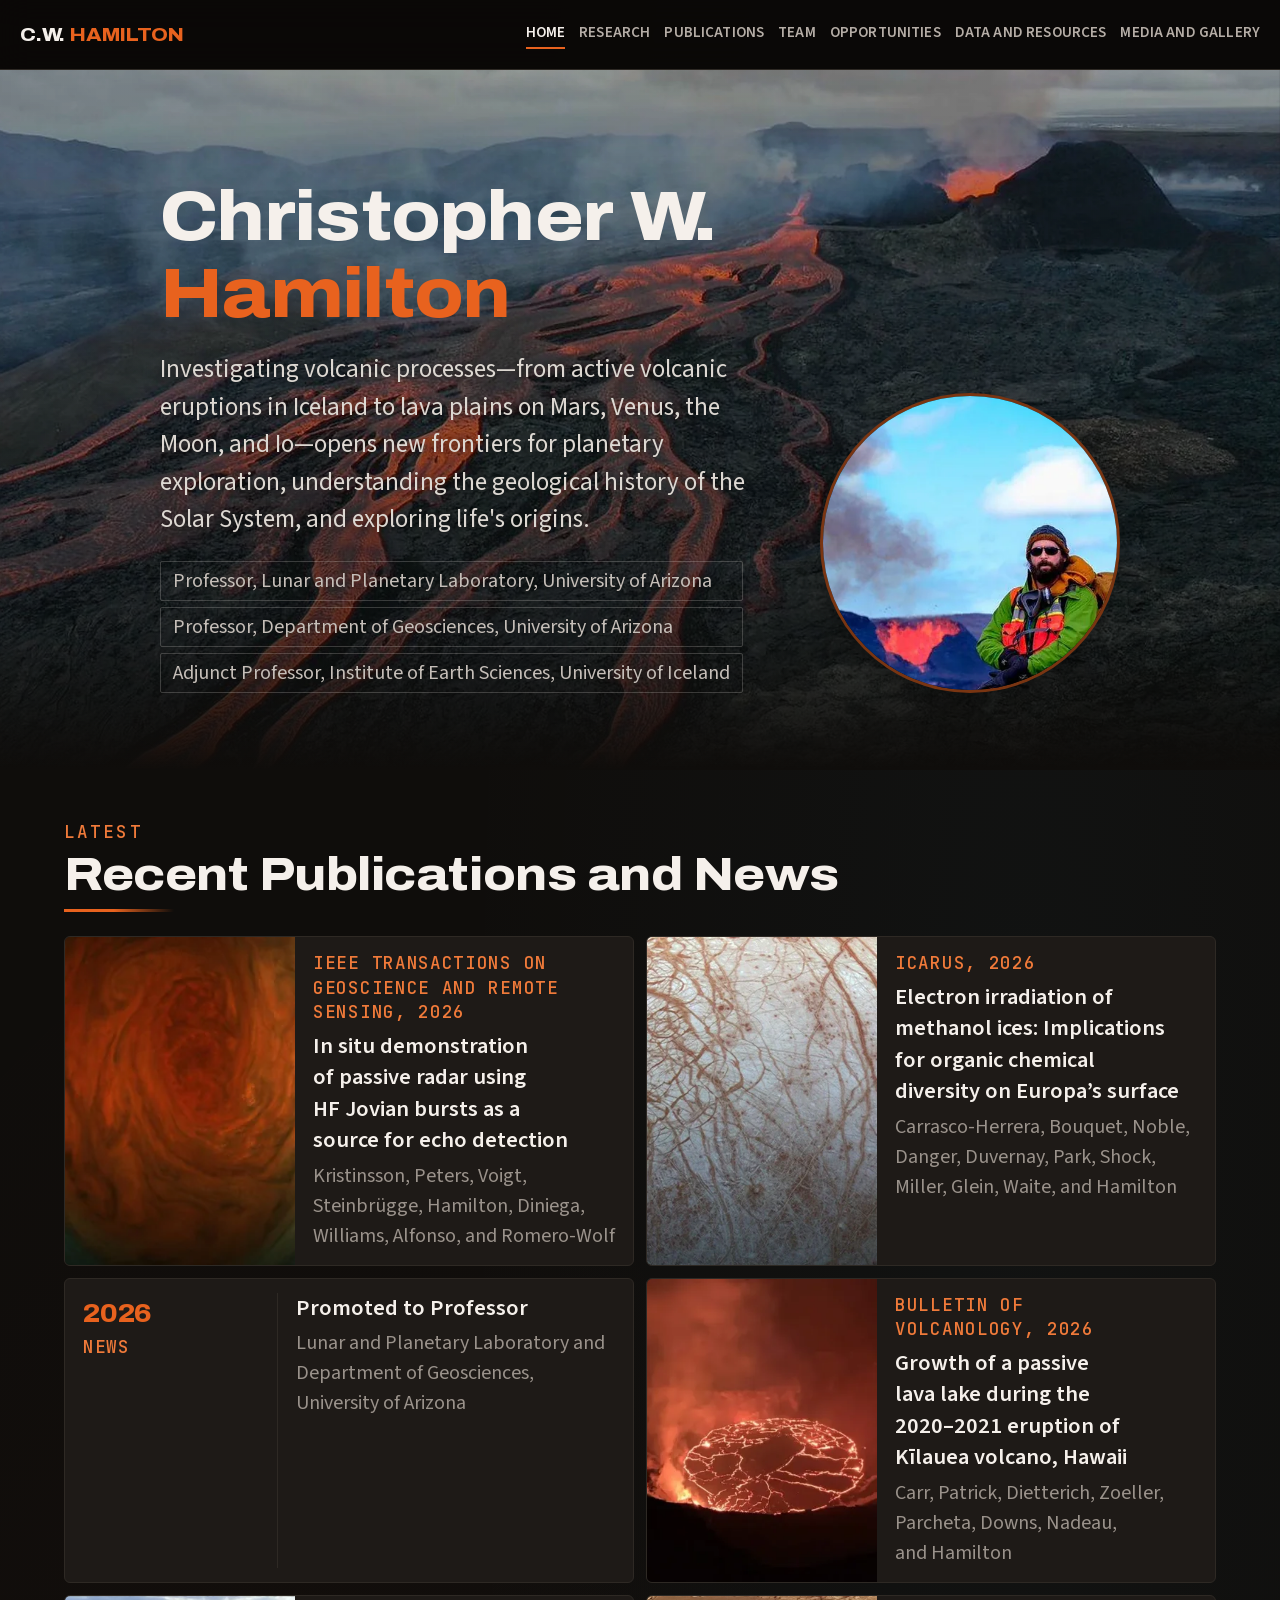
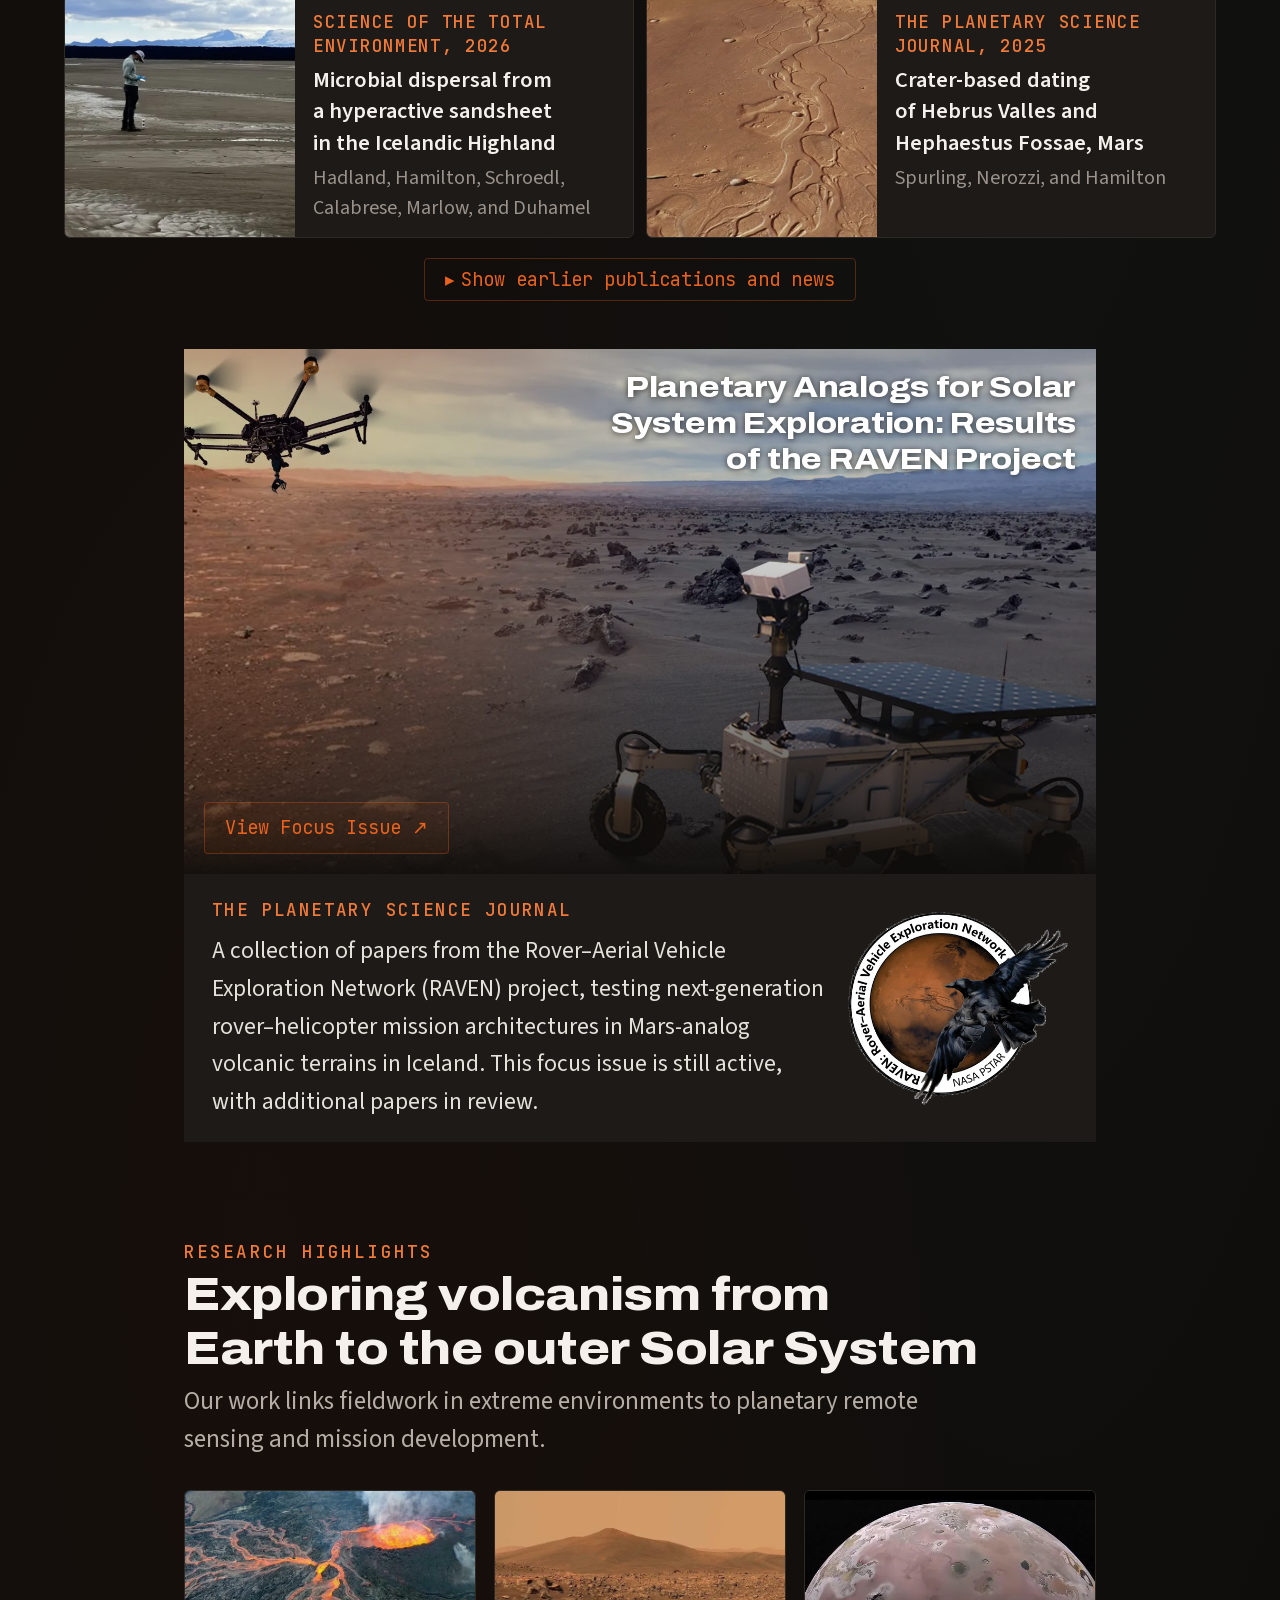
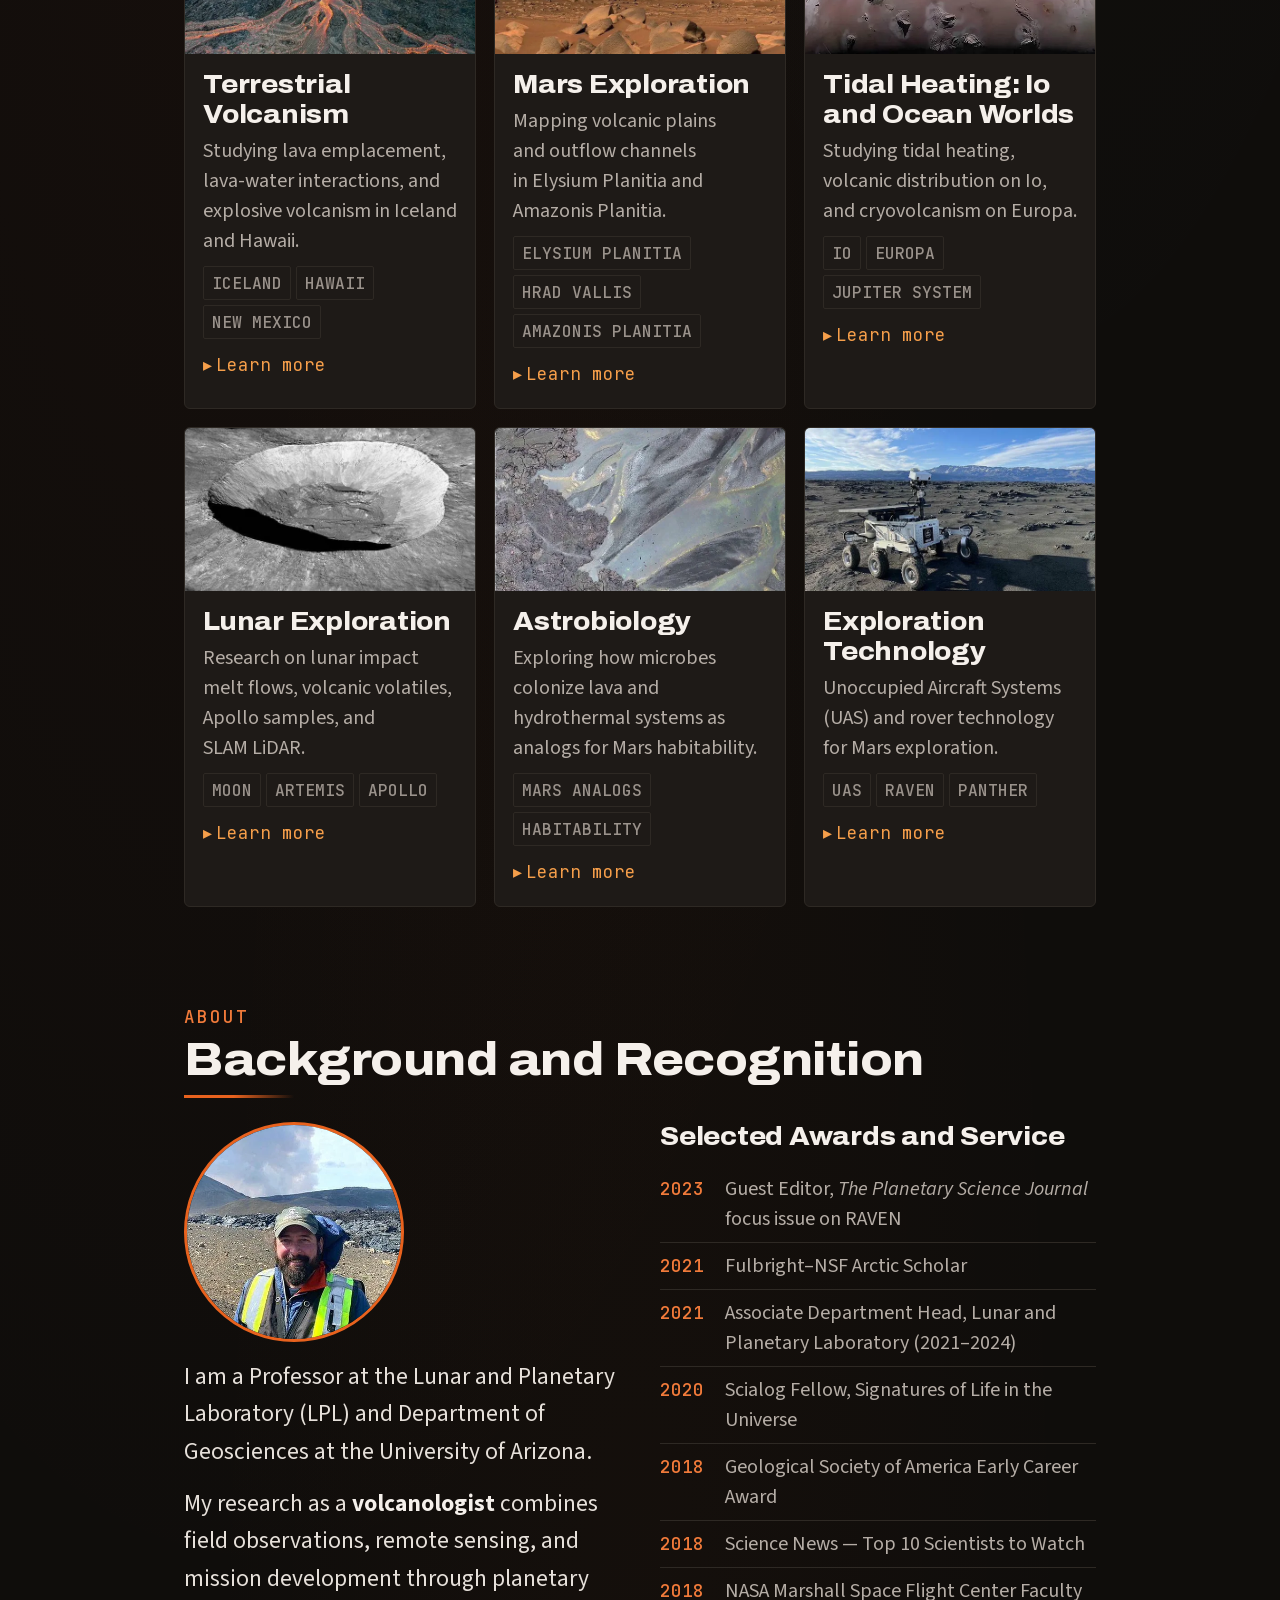
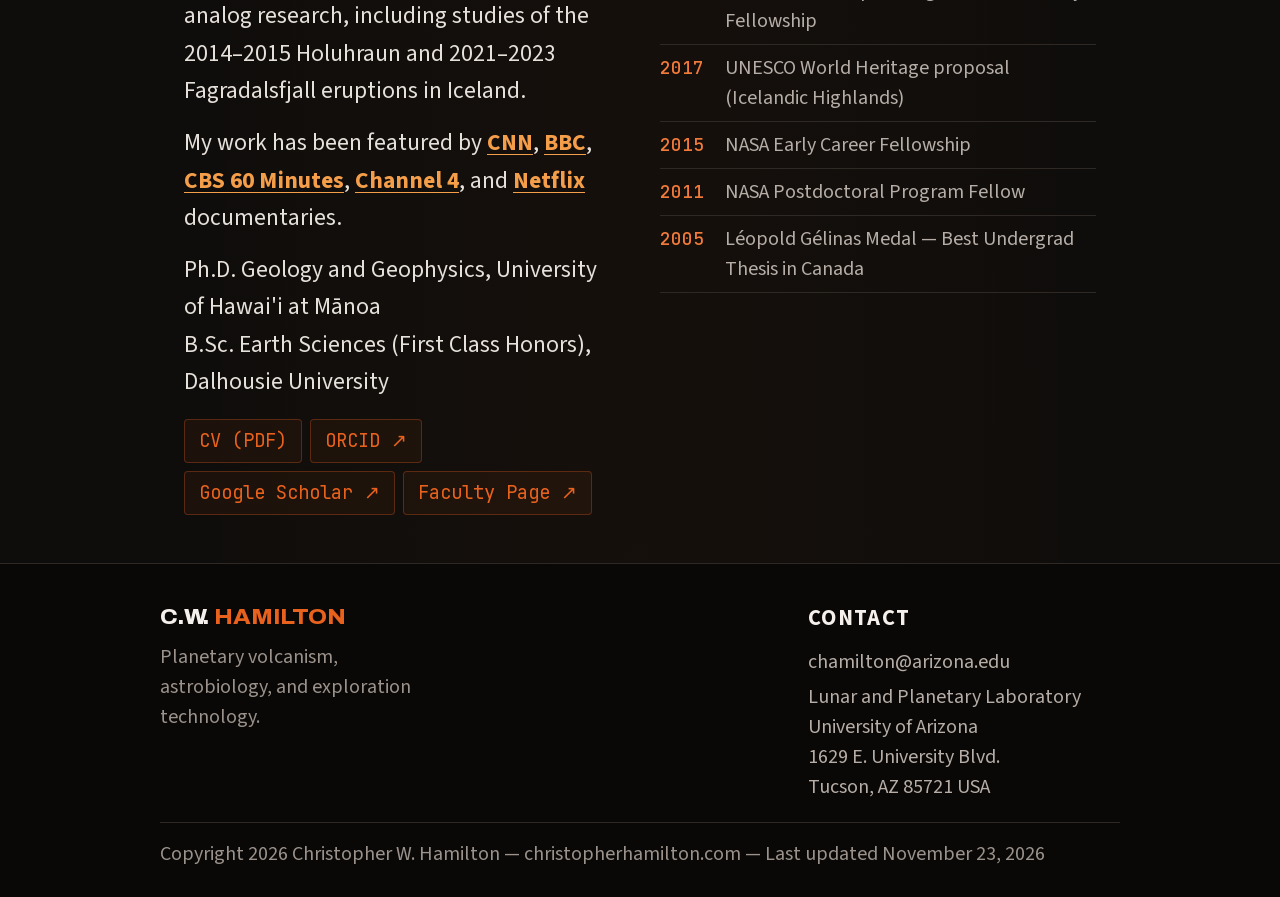
<file: index.html>
<!DOCTYPE html>
<html lang="en">
<head>
  <meta charset="UTF-8">
  <meta name="viewport" content="width=device-width, initial-scale=1.0">
  <title>Christopher W. Hamilton — Planetary Volcanism and Exploration</title>
  <meta name="description" content="Professor at the Lunar and Planetary Laboratory, University of Arizona. Research in planetary volcanism, astrobiology, and exploration technology.">

  <!-- Canonical URL -->
  <link rel="canonical" href="https://christopherhamilton.com/">

  <!-- Favicons -->
  <link rel="icon" type="image/svg+xml" href="favicon.svg">
  <link rel="icon" type="image/png" sizes="32x32" href="favicon-32x32.png">
  <link rel="icon" type="image/png" sizes="16x16" href="favicon-16x16.png">
  <link rel="apple-touch-icon" sizes="180x180" href="apple-touch-icon.png">

  <!-- Open Graph -->
  <meta property="og:type" content="website">
  <meta property="og:url" content="https://christopherhamilton.com/">
  <meta property="og:title" content="Christopher W. Hamilton — Planetary Volcanism and Exploration">
  <meta property="og:description" content="Professor at the Lunar and Planetary Laboratory, University of Arizona. Research in planetary volcanism, astrobiology, and exploration technology.">
  <meta property="og:image" content="https://christopherhamilton.com/images/og-card.jpg">
  <meta property="og:image:width" content="1200">
  <meta property="og:image:height" content="630">
  <meta property="og:site_name" content="Christopher W. Hamilton">

  <!-- Twitter Card -->
  <meta name="twitter:card" content="summary_large_image">
  <meta name="twitter:title" content="Christopher W. Hamilton — Planetary Volcanism and Exploration">
  <meta name="twitter:description" content="Professor at the Lunar and Planetary Laboratory, University of Arizona. Research in planetary volcanism, astrobiology, and exploration technology.">
  <meta name="twitter:image" content="https://christopherhamilton.com/images/og-card.jpg">

  <!-- Self-hosted fonts (@font-face rules in css/style.css); preload the two used first -->
  <link rel="preload" href="fonts/archivo-expanded-latin.woff2" as="font" type="font/woff2" crossorigin>
  <link rel="preload" href="fonts/source-sans-3-latin.woff2" as="font" type="font/woff2" crossorigin>

  <!-- A link straight to a page (such as #publications) shows that page from the first paint, not Home first.
       Home visits fetch the hero photo early, phone-sized below 48em (same queries as .bg-hero in style.css). -->
  <script>
    const PAGES = ['home','research','publications','team','opportunities','data','media'];
    (function () {
      var page = location.hash.slice(1).split('/')[0];
      if (PAGES.indexOf(page) > 0) { document.documentElement.setAttribute('data-start-page', page); return; }
      [['images/hero.webp', '(min-width: 48.0001em)'], ['images/mobile/hero.webp', '(max-width: 48em)']].forEach(function (h) {
        var l = document.createElement('link');
        l.rel = 'preload'; l.as = 'image'; l.href = h[0]; l.media = h[1]; l.setAttribute('fetchpriority', 'high');
        document.head.appendChild(l);
      });
    })();
  </script>

  <!-- Stylesheet -->
  <script>window.SITE_V = '20261125a';  /* bump on every publish (.claude/tools/bump_version.py) so browsers fetch new CSS/JS at once */</script>
  <link rel="stylesheet" href="css/style.css?v=20261125a">
  <!-- Without JavaScript, show content that would otherwise fade in -->
  <noscript><style>.reveal,.stagger-item,.fade-in{opacity:1!important;transform:none!important;animation:none!important}</style></noscript>

  <!-- JSON-LD Structured Data -->
  <script type="application/ld+json">
  {
    "@context": "https://schema.org",
    "@type": "Person",
    "name": "Christopher W. Hamilton",
    "givenName": "Christopher",
    "familyName": "Hamilton",
    "honorificPrefix": "Dr.",
    "jobTitle": "Professor",
    "url": "https://christopherhamilton.com",
    "email": "chamilton@arizona.edu",
    "image": "https://christopherhamilton.com/images/og-card.jpg",
    "sameAs": [
      "https://orcid.org/0000-0001-9731-517X",
      "https://scholar.google.com/citations?user=IbnKdFIAAAAJ",
      "https://lpl.arizona.edu/faculty/christopher-hamilton",
      "https://lpl.arizona.edu/hamilton/"
    ],
    "affiliation": [
      {
        "@type": "Organization",
        "name": "Lunar and Planetary Laboratory",
        "parentOrganization": {
          "@type": "EducationalOrganization",
          "name": "University of Arizona"
        }
      },
      {
        "@type": "Organization",
        "name": "Department of Geosciences",
        "parentOrganization": {
          "@type": "EducationalOrganization",
          "name": "University of Arizona"
        }
      },
      {
        "@type": "Organization",
        "name": "Institute of Earth Sciences",
        "parentOrganization": {
          "@type": "EducationalOrganization",
          "name": "University of Iceland"
        }
      }
    ],
    "alumniOf": [
      {
        "@type": "EducationalOrganization",
        "name": "University of Hawai'i at Mānoa"
      },
      {
        "@type": "EducationalOrganization",
        "name": "Dalhousie University"
      }
    ],
    "knowsAbout": ["Planetary Volcanism", "Volcanology", "Planetary Science", "Astrobiology", "Mars Exploration", "Iceland", "Io", "Lunar Science", "UAS Remote Sensing"],
    "address": {
      "@type": "PostalAddress",
      "streetAddress": "1629 E. University Blvd.",
      "addressLocality": "Tucson",
      "addressRegion": "AZ",
      "postalCode": "85721",
      "addressCountry": "US"
    }
  }
  </script>

  <script src="js/data.js?v=20261125a" defer></script>
</head>
<body>

<a href="#main-content" class="skip-link">Skip to main content</a>
<div class="progress-bar" id="progress-bar"></div>

<header class="site-header">
<nav class="nav" id="main-nav" aria-label="Main navigation">
  <a href="#home" class="nav-logo">C.W. <span class="accent">Hamilton</span></a>
  <div class="nav-links">
    <a href="#home" class="active" data-page="home">Home</a>
    <a href="#research" data-page="research">Research</a>
    <a href="#publications" data-page="publications">Publications</a>
    <a href="#team" data-page="team">Team</a>
    <a href="#opportunities" data-page="opportunities">Opportunities</a>
    <a href="#data" data-page="data">Data and Resources</a>
    <a href="#media" data-page="media">Media and Gallery</a>
  </div>
  <button type="button" class="nav-hamburger" id="hamburger" aria-label="Menu" aria-expanded="false" aria-controls="mobile-menu">&#9776;</button>
</nav>
<nav class="mobile-menu" id="mobile-menu" aria-label="Main menu">
  <a href="#home" data-page="home">Home</a>
  <a href="#research" data-page="research">Research</a>
  <a href="#publications" data-page="publications">Publications</a>
  <a href="#team" data-page="team">Team</a>
  <a href="#opportunities" data-page="opportunities">Opportunities</a>
  <a href="#data" data-page="data">Data and Resources</a>
  <a href="#media" data-page="media">Media and Gallery</a>
</nav>
</header>
<div class="sr-only" id="route-announcer" aria-live="polite" aria-atomic="true"></div>

<main id="main-content">
<!-- ===== HOME PAGE ===== -->
<div id="page-home" class="page">
  <div class="hero">
    <div class="hero-bg bg-hero"></div>
    <div class="hero-overlay"></div>
    <div class="hero-content fade-in">
      <div class="hero-layout">
        <div class="hero-text-col">
          <h1>Christopher&nbsp;W.<br><span class="gradient">Hamilton</span></h1>
          <p class="hero-text">Investigating volcanic processes&#8212;from active volcanic eruptions in Iceland to lava plains on Mars, Venus, the Moon, and Io&#8212;opens new frontiers for planetary exploration, understanding the geological history of the Solar System, and exploring life's origins.</p>
          <div class="affiliation-chips">
            <span class="affiliation-chip">Professor, Lunar and Planetary Laboratory, University of Arizona</span>
            <span class="affiliation-chip">Professor, Department of Geosciences, University of Arizona</span>
            <span class="affiliation-chip">Adjunct Professor, Institute of Earth Sciences, University of Iceland</span>
          </div>
        </div>
        <div class="hero-portrait" id="hero-portrait">
          <img src="images/profile-3.webp" srcset="images/sm/profile-3.webp 400w, images/profile-3.webp 600w" sizes="(max-width: 768px) 220px, 300px" alt="Christopher Hamilton at Fagradalsfjall" class="active">
          <img data-src="images/profile-5.webp" data-srcset="images/sm/profile-5.webp 400w, images/profile-5.webp 600w" sizes="(max-width: 768px) 220px, 300px" alt="Christopher Hamilton with volcanic plume">
          <img data-src="images/profile-2.webp" data-srcset="images/sm/profile-2.webp 400w, images/profile-2.webp 600w" sizes="(max-width: 768px) 220px, 300px" alt="Christopher Hamilton at volcanic vent">
          <img data-src="images/profile-9.webp" data-srcset="images/sm/profile-9.webp 400w, images/profile-9.webp 600w" sizes="(max-width: 768px) 220px, 300px" alt="Christopher Hamilton in excavator">
          <img data-src="images/profile-8.webp" data-srcset="images/sm/profile-8.webp 400w, images/profile-8.webp 600w" sizes="(max-width: 768px) 220px, 300px" alt="Christopher Hamilton in the field">
          <img data-src="images/profile-10.webp" data-srcset="images/sm/profile-10.webp 400w, images/profile-10.webp 800w" sizes="(max-width: 768px) 220px, 300px" alt="Christopher Hamilton on the south coast of Iceland">
        </div>
      </div>
    </div>
  </div>

  <div class="section section-wide reveal">
    <p class="tag-label">Latest</p>
    <h2 class="section-heading h-section">Recent Publications and News</h2>
    <div class="accent-line"></div>
    <div class="grid-pubs" id="latest-pubs"></div>
    <div id="latest-extra" style="display:none;margin-top:12px" class="grid-pubs"></div>
    <div style="text-align:center;margin-top:20px">
      <button type="button" class="view-prev-btn" id="view-prev-btn" onclick="togglePrevious()" aria-expanded="false" aria-controls="latest-extra"><span class="arrow" aria-hidden="true">&#9656;</span> <span class="btn-label">Show earlier publications and news</span></button>
    </div>
  </div>

  <div class="section reveal" style="padding-top:0">
    <div class="raven-banner">
      <div class="raven-banner-bg bg-raven bg-lazy"></div>
      <div class="raven-banner-overlay"></div>
      <div class="raven-banner-content">
        <div class="raven-figure-text">
          <h2>Planetary Analogs for Solar System Exploration: Results of the RAVEN Project</h2>
        </div>
        <div class="raven-figure-btn">
          <a href="https://iopscience.iop.org/collections/psj-240707-01" target="_blank" rel="noopener noreferrer" class="link-btn-lg" onclick="event.stopPropagation()">View Focus Issue &#8599;</a>
        </div>
      </div>
    </div>
    <div class="raven-info">
      <div style="flex:1">
        <p class="raven-kicker">The Planetary Science Journal</p>
        <p class="raven-desc">A collection of papers from the Rover&#8211;Aerial Vehicle Exploration Network (RAVEN) project, testing next-generation rover&#8211;helicopter mission architectures in Mars-analog volcanic terrains in Iceland. This focus issue is still active, with additional papers in review.</p>
      </div>
      <div class="raven-logo-wrap"><img src="images/raven-logo.webp" alt="RAVEN mission logo" loading="lazy"></div>
    </div>
  </div>

  <div class="section reveal">
    <p class="tag-label">Research Highlights</p>
    <h2 class="section-heading h-section">Exploring volcanism from Earth to the outer Solar System</h2>
    <p class="section-sub">Our work links fieldwork in extreme environments to planetary remote sensing and mission development.</p>
    <div class="grid-cards" id="research-highlights"></div>
  </div>

  <div class="section reveal">
    <p class="tag-label">About</p>
    <h2 class="section-heading h-section">Background and Recognition</h2>
    <div class="accent-line"></div>
    <div class="grid-2">
      <div>
        <div class="profile-circle" id="profile-circle">
          <img loading="lazy" src="images/profile-5.webp" srcset="images/sm/profile-5.webp 400w, images/profile-5.webp 600w" sizes="220px" alt="Christopher Hamilton with volcanic plume" class="active">
          <img data-src="images/profile-8.webp" data-srcset="images/sm/profile-8.webp 400w, images/profile-8.webp 600w" sizes="220px" alt="Christopher Hamilton in the field">
          <img data-src="images/profile-9.webp" data-srcset="images/sm/profile-9.webp 400w, images/profile-9.webp 600w" sizes="220px" alt="Christopher Hamilton in excavator">
          <img data-src="images/profile-3.webp" data-srcset="images/sm/profile-3.webp 400w, images/profile-3.webp 600w" sizes="220px" alt="Christopher Hamilton at Fagradalsfjall">
          <img data-src="images/profile-2.webp" data-srcset="images/sm/profile-2.webp 400w, images/profile-2.webp 600w" sizes="220px" alt="Christopher Hamilton at volcanic vent">
        </div>
        <p class="prose" style="margin-bottom:14px">I am a Professor at the Lunar and Planetary Laboratory (LPL) and Department of Geosciences at the University of Arizona.</p>
        <p class="prose" style="margin-bottom:14px">My research as a <strong style="color:var(--text)">volcanologist</strong> combines field observations, remote sensing, and mission development through planetary analog research, including studies of the 2014&#8211;2015 Holuhraun and 2021&#8211;2023 Fagradalsfjall eruptions in Iceland.</p>
        <p class="prose">My work has been featured by <a href="#media/coverage" class="hl">CNN</a>, <a href="#media/coverage" class="hl">BBC</a>, <a href="#media/coverage" class="hl">CBS 60 Minutes</a>, <a href="#media/coverage" class="hl">Channel 4</a>, and <a href="#media/coverage" class="hl">Netflix</a> documentaries.</p>
        <p class="prose" style="margin-top:14px">Ph.D. Geology and Geophysics, University of Hawai&#39;i at M&#257;noa<br>B.Sc. Earth Sciences (First Class Honors), Dalhousie University</p>
        <div style="display:flex;flex-wrap:wrap;gap:8px;margin-top:18px">
          <a href="cv/Hamilton_CV.pdf" class="link-btn cv-link">CV (PDF)</a>
          <a href="https://orcid.org/0000-0001-9731-517X" target="_blank" rel="noopener noreferrer" class="link-btn">ORCID &#8599;</a>
          <a href="https://scholar.google.com/citations?user=IbnKdFIAAAAJ&hl=en" target="_blank" rel="noopener noreferrer" class="link-btn">Google Scholar &#8599;</a>
          <a href="https://lpl.arizona.edu/faculty/christopher-hamilton" target="_blank" rel="noopener noreferrer" class="link-btn">Faculty Page &#8599;</a>
        </div>
      </div>
      <div>
        <h3 class="section-heading h-sub" style="margin-bottom:14px">Selected Awards and Service</h3>
        <div class="award-item"><span class="award-year">2023</span><span class="award-text">Guest Editor, <em>The Planetary Science Journal</em> focus issue on RAVEN</span></div>
        <div class="award-item"><span class="award-year">2021</span><span class="award-text">Fulbright&#8211;NSF Arctic Scholar</span></div>
        <div class="award-item"><span class="award-year">2021</span><span class="award-text">Associate Department Head, Lunar and Planetary Laboratory (2021&#8211;2024)</span></div>
        <div class="award-item"><span class="award-year">2020</span><span class="award-text">Scialog Fellow, Signatures of Life in the Universe</span></div>
        <div class="award-item"><span class="award-year">2018</span><span class="award-text">Geological Society of America Early Career Award</span></div>
        <div class="award-item"><span class="award-year">2018</span><span class="award-text">Science News &#8212; Top 10 Scientists to Watch</span></div>
        <div class="award-item"><span class="award-year">2018</span><span class="award-text">NASA Marshall Space Flight Center Faculty Fellowship</span></div>
        <div class="award-item"><span class="award-year">2017</span><span class="award-text">UNESCO World Heritage proposal (Icelandic Highlands)</span></div>
        <div class="award-item"><span class="award-year">2015</span><span class="award-text">NASA Early Career Fellowship</span></div>
        <div class="award-item"><span class="award-year">2011</span><span class="award-text">NASA Postdoctoral Program Fellow</span></div>
        <div class="award-item"><span class="award-year">2005</span><span class="award-text">L&#233;opold G&#233;linas Medal &#8212; Best Undergrad Thesis in Canada</span></div>
      </div>
    </div>
  </div>
</div>

<!-- ===== RESEARCH PAGE ===== -->
<div id="page-research" class="page" style="display:none">
  <div class="page-banner">
    <div class="page-banner-bg bg-research"></div>
    <div class="page-banner-overlay"></div>
    <div class="page-banner-content">
      <div><h1 class="section-heading">Research Projects</h1></div>
    </div>
  </div>
  <div class="section">
    <p class="section-sub" style="max-width:none">Active and completed research in planetary volcanism, astrobiology, exploration technology, and mission development.</p>
    <section class="research-worlds" id="research-worlds" aria-labelledby="worlds-heading">
      <h2 class="section-divider" id="worlds-heading">Projects</h2>
      <p class="rv-intro">All lists every project. Choose a world to see its projects, and optionally its papers and conference abstracts, on a globe: drag or use the arrow keys to turn it, and zoom with the buttons, a pinch, or + and −. Numbered markers group nearby study sites; select one to zoom in.</p>
      <!-- Orbit picker, parked for later (owner, Nov 24, 2026): restore with <div class="wd-orrery"></div> here; code in initWorlds, styles .wd-orrery/.or-* -->
      <div class="wd-tabs" role="tablist" aria-label="Projects by world"></div>
      <div class="wd-all" id="wd-all-panel" role="tabpanel" aria-labelledby="wd-tab-all">
        <h3 class="wd-all-h">Active Projects</h3>
        <div id="active-projects"></div>
        <h3 class="wd-all-h">Completed Projects</h3>
        <div id="completed-projects"></div>
      </div>
      <div class="wd-body">
        <div class="wd-globe-col">
          <div class="wd-globe" tabindex="0" aria-label="Globe. Arrow keys turn it; plus and minus zoom."><canvas aria-hidden="true"></canvas><div class="wd-tip" aria-hidden="true"></div></div>
          <div class="wd-zoom" role="group" aria-label="Zoom"></div>
          <div class="wd-show" role="group" aria-label="Show on the globe and in the list"></div>
          <div class="wd-fly" hidden></div>
        </div>
        <div class="wd-list" id="wd-panel" role="tabpanel" aria-live="polite"></div>
      </div>
    </section>
    <!-- Holuhraun scroll story: parked on branch story-holuhraun until the owner has reviewed it (Nov 24, 2026) -->
  </div>
</div>

<!-- ===== PUBLICATIONS PAGE ===== -->
<div id="page-publications" class="page" style="display:none">
  <div class="page-banner">
    <div class="page-banner-bg bg-pubs"></div>
    <div class="page-banner-overlay"></div>
    <div class="page-banner-content">
      <div><h1 class="section-heading">Publications</h1></div>
    </div>
  </div>
  <div class="section">
    <p class="section-sub"><span id="pub-total">74</span> completed peer-reviewed articles.</p>
    <div class="scholar-metrics">
      <div class="scholar-metric"><span class="metric-value">3,290</span><span class="metric-label">Citations</span></div>
      <div class="scholar-metric"><span class="metric-value">32</span><span class="metric-label">h-index</span></div>
      <div class="scholar-metric"><span class="metric-value">63</span><span class="metric-label">i10-index</span></div>
    </div>
    <a href="https://scholar.google.com/citations?user=IbnKdFIAAAAJ&hl=en" target="_blank" rel="noopener noreferrer" class="scholar-link">Google Scholar Profile &#8599;</a><span class="scholar-asof">as of November 2026</span>
    <div id="pub-chart" class="chart-container"></div>
    <section class="topic-map" id="topic-map" aria-labelledby="topic-map-heading">
      <h2 class="section-divider" id="topic-map-heading">Research Map</h2>
      <p class="rv-intro">All <span class="tm-counts">papers and conference abstracts</span>, grouped into nine themes by the words in their titles and abstracts. Coloured dots are peer-reviewed papers, rings are datasets, and small grey dots are conference abstracts. <b>Map</b> places similar work close together, <b>Network</b> links each item to its most similar ones (drag a dot to pull on its links), and <b>3D</b> lets you turn the same space. Hover (or tap) for a title, select a dot to open it (on a phone, tap it and use the Open link below the figure), or choose a theme to list its papers.</p>
      <div class="tm-bar">
        <div class="tm-views" role="tablist" aria-label="Map views">
          <button type="button" role="tab" data-v="map">Map</button><button type="button" role="tab" data-v="net">Network</button><button type="button" role="tab" data-v="3d">3D</button>
        </div>
        <label class="tm-find"><span class="sr-only">Find in titles</span><input type="search" class="tm-q" placeholder="Find a word, e.g. Holuhraun" autocomplete="off"></label>
        <span class="tm-qcount" aria-live="polite"></span>
      </div>
      <div class="tm-key" role="group" aria-label="What the dots mean, and which to show">
        <span><i class="tm-key-paper" aria-hidden="true"></i>Papers (coloured by theme)</span>
        <label><input type="checkbox" class="tm-toggle-ds" checked><i class="tm-key-ds" aria-hidden="true"></i>Datasets</label>
        <label><input type="checkbox" class="tm-toggle" checked><i class="tm-key-abs" aria-hidden="true"></i>Conference abstracts</label>
        <label class="tm-lab-toggle"><input type="checkbox" class="tm-toggle-lab">Theme labels</label>
      </div>
      <div class="tm-stage">
        <svg class="tm-map" viewBox="0 0 1240 640" role="group" aria-label="Map of papers and conference abstracts, grouped into nine research themes"></svg>
        <svg class="tm-net" viewBox="0 0 1000 600" hidden aria-label="Network of papers and conference abstracts linked to their most similar items" role="img"></svg>
        <canvas class="tm-3d" hidden tabindex="0" role="img" aria-label="Three-dimensional view of the same themes. Arrow keys turn it; the Map view lists every item for screen readers."></canvas>
        <div class="tm-tip" role="status"></div>
        <button type="button" class="tm-back" hidden>&larr; All themes</button>
        <button type="button" class="tm-spin" aria-pressed="false" hidden>Pause rotation</button>
      </div>
      <div class="tm-info" aria-live="polite" hidden></div>
      <div class="tm-time">
        <button type="button" class="tm-play" aria-pressed="false">Play</button>
        <label class="tm-range"><span class="sr-only">Show work up to year</span><input type="range" class="tm-year" step="1"></label>
        <output class="tm-yr"></output>
      </div>
      <ul class="tm-legend" aria-label="Research themes (papers · conference abstracts)"></ul>
      <div class="tm-panel" hidden></div>
      <p class="tm-note">Method: each item’s title and abstract are compared by vocabulary (TF-IDF), grouped into themes (k-means; astrobiology is separated from analog-mission work by title, and VERITAS joins the radar theme), and laid out with t-SNE in two and three dimensions. Nearness means similar topics; distances between far-apart groups carry little meaning.</p>
    </section>
    <h2 class="section-divider">All Publications</h2>
    <label for="pub-search" class="sr-only">Search publications</label>
    <input type="search" class="pub-search" id="pub-search" placeholder="Search by author, title, journal, or year..." aria-describedby="pub-count">
    <div class="filter-chips" id="filter-chips" role="group" aria-label="Filter publications">
      <button type="button" class="filter-chip active" data-filter="all">All</button>
      <button type="button" class="filter-chip" data-filter="first-author">First Author</button>
      <button type="button" class="filter-chip" data-filter="student-led">Group Member Led</button>
      <button type="button" class="filter-chip" data-filter="mars-filter">Mars</button>
      <button type="button" class="filter-chip" data-filter="iceland-filter">Iceland</button>
      <button type="button" class="filter-chip" data-filter="lava-filter">Lava</button>
      <button type="button" class="filter-chip" data-filter="lunar-filter">Lunar</button>
      <button type="button" class="filter-chip" data-filter="outer-filter">Outer Solar System</button>
      <button type="button" class="filter-chip" data-filter="astro-filter">Astrobiology</button>
      <button type="button" class="filter-chip" data-filter="tech-filter">Technology</button>
    </div>
    <p class="pub-count" id="pub-count">Showing 74 publications</p>
    <div class="sr-only" id="pub-status" role="status" aria-live="polite" aria-atomic="true"></div>
    <div id="pub-list"></div>
  </div>
</div>

<!-- ===== OPPORTUNITIES PAGE ===== -->
<div id="page-opportunities" class="page" style="display:none">
  <div class="page-banner page-banner-tall">
    <div class="page-banner-bg bg-opportunities"></div>
    <div class="page-banner-overlay"></div>
    <div class="page-banner-content">
      <div><h1 class="section-heading">Opportunities</h1></div>
    </div>
  </div>
  <div class="section">
    <p class="lead" style="margin-bottom:12px">I welcome inquiries from motivated individuals interested in planetary volcanism, astrobiology, and exploration technology.</p>
    <p class="prose" style="margin-bottom:16px">There are no project-specific vacancies at this time, but I am always open to hearing from potential collaborators at all career stages. The best first step is to <strong style="color:var(--accent)">send me an email</strong> at <a href="mailto:chamilton@arizona.edu?subject=Hamilton%20Lab%20Inquiry" class="hl">chamilton@arizona.edu</a> describing your background and interests.</p>
    <p class="prose" style="margin-bottom:24px">Above all, I am looking for three qualities: <strong style="color:var(--text)">Creativity</strong>, <strong style="color:var(--text)">Technical Capability</strong>, and <strong style="color:var(--text)">Independence</strong>.</p>

    <p style="margin-bottom:24px"><a href="#opportunities/teaching" class="text-link" id="take-course">Take a course with me.</a></p>

    <div class="data-tabs" id="opp-tabs" style="margin-bottom:24px" aria-label="Opportunities">
      <button type="button" class="data-tab active" data-opptab="research">Research</button>
      <button type="button" class="data-tab" data-opptab="teaching">Teaching</button>
    </div>

    <div id="opptab-research" class="opp-tab-panel">
    <div class="filter-chips" id="opp-filter-chips" style="margin-bottom:28px" role="group" aria-label="Filter by career stage">
      <button type="button" class="filter-chip active" data-opp="all">All</button>
      <button type="button" class="filter-chip" data-opp="undergraduate">Undergraduate</button>
      <button type="button" class="filter-chip" data-opp="graduate">Graduate</button>
      <button type="button" class="filter-chip" data-opp="postdoctoral">Postdoctoral</button>
      <button type="button" class="filter-chip" data-opp="technician">Technician/Staff</button>
    </div>

    <div class="opp-section" data-opp-cat="undergraduate">
    <h2 class="section-divider">Undergraduate Students</h2>
    <p class="prose" style="margin-bottom:12px">I support undergraduate research through several pathways: independent study for course credit, paid internships through the <a href="https://spacegrant.arizona.edu/students/u-internships" target="_blank" rel="noopener noreferrer" class="hl">Arizona Space Grant</a> program, and Honors thesis advising through the Geosciences, Planetary Science, and Astronomy programs.</p>
    <p class="prose" style="margin-bottom:12px">I am open to working with students from a wide range of disciplines&#8212;from Art to Architecture&#8212;so reach out.</p>
    <p class="prose-small" style="margin-bottom:24px">Interested in planetary geosciences? Explore the <a href="https://lpl.arizona.edu/undergraduate/planetary-geos" target="_blank" rel="noopener noreferrer" style="color:var(--accent-light)">UA Undergraduate Program in Planetary Geosciences &#8599;</a></p>
    </div>

    <div class="opp-section" data-opp-cat="graduate">
    <h2 class="section-divider">Graduate Students</h2>
    <p class="prose" style="margin-bottom:12px">Prospective graduate students should <strong style="color:var(--text)">contact me before applying</strong> to discuss research interests and fit. Formal applications are submitted through <a href="https://lpl.arizona.edu/admissions" target="_blank" rel="noopener noreferrer" class="hl">LPL Graduate Admissions</a>.</p>
    <p class="prose" style="margin-bottom:12px">Our primary research areas are:</p>
    <ul class="prose skill-list">
      <li><strong style="color:var(--text)">Geologic Surface Processes</strong>&#8212;lava emplacement, magma&#8211;water interactions, volcano-tectonics, aeolian processes, megaflooding, impact cratering</li>
      <li><strong style="color:var(--text)">Astrobiology</strong>&#8212;microbial colonization of volcanic terrains, biosignature detection, habitability</li>
      <li><strong style="color:var(--text)">Geoinformatics</strong>&#8212;remote sensing, information theory, Bayesian inference, clustering analysis, self-organization, digital twinning, machine learning, and computer vision</li>
    </ul>
    <p class="prose" style="margin-bottom:24px">I expect applicants to have a strong foundation in one or more of: Physics, Chemistry, Geology, Biology, or Informatics, with technical background in Mathematics, Natural Sciences, and/or Information Technology.</p>
    </div>

    <div class="opp-section" data-opp-cat="postdoctoral">
    <h2 class="section-divider">Postdoctoral Researchers</h2>
    <p class="prose" style="margin-bottom:24px">Postdoctoral opportunities follow the same research areas and skill expectations as graduate positions, with additional emphasis on <strong style="color:var(--text)">advanced geophysical and computational methods</strong>, numerical modeling capabilities, and information technology skills. I encourage prospective postdoctoral researchers to reach out about fellowship opportunities and potential collaborations.</p>
    </div>

    <div class="opp-section" data-opp-cat="technician">
    <h2 class="section-divider">Technicians and Staff</h2>
    <p class="prose" style="margin-bottom:12px">Our group benefits from technical expertise in several areas:</p>
    <ul class="prose skill-list"><li>Information Technology</li><li>Precision Surveying (GNSS, UAS, LiDAR, and Photogrammetry)</li><li>Astrobiology</li><li>Engineering</li><li>Laboratory Management</li></ul>
    <p class="prose" style="margin-bottom:24px">Computational and engineering skills are highly desired&#8212;if it doesn&#8217;t exist, we&#8217;ll make it.</p>
    </div>
    </div><!-- end research tab -->

    <div id="opptab-teaching" class="opp-tab-panel" style="display:none">
      <p class="lead" style="margin-bottom:20px">I regularly teach courses in planetary science, volcanology, and geoinformatics at the University of Arizona.</p>

      <h2 class="section-divider">University of Arizona</h2>

      <div class="teaching-entry"><strong>Evolution of Planetary Surfaces</strong> <span class="teaching-years">2025</span><span class="team-role">PTYS 554 / GEOS 554 &#8226; Graduate Core Course &#8226; 3 Credits</span></div>

      <div class="teaching-entry"><strong>Geology and Geophysics of the Solar System</strong> <span class="teaching-years">2016, 2018, 2020, 2022, 2024</span><span class="team-role">PTYS 411 / GEOS 411 / HWRS 411 &#8226; 4th Year Undergraduate &#8226; 3 Credits</span></div>

      <div class="teaching-entry"><strong>Volcanology: Physical Processes and Petrologic Applications</strong> <span class="teaching-years">2022, 2024</span><span class="team-role">GEOS 470R/570R &#8226; Undergraduate/Graduate &#8226; 3 Credits</span></div>

      <div class="teaching-entry"><strong>Planetary Geology Field Studies</strong> <span class="teaching-years">2014, 2016&#8211;2019, 2021, 2023</span><span class="team-role">PTYS 594A &#8226; Graduate &#8226; 1 Credit &#8226; Field excursions across Arizona, New Mexico, Hawai&#8216;i, Utah, and Florida</span></div>

      <div class="teaching-entry"><strong>Planet Earth: Evolution of the Habitable World</strong> <span class="teaching-years">2015, 2017</span><span class="team-role">PTYS 170A1 / ASTR 170A1 &#8226; General Education &#8226; 3 Credits</span></div>

      <div class="teaching-entry"><strong>Career Development</strong> <span class="teaching-years">2017</span><span class="team-role">PTYS 595B &#8226; Graduate &#8226; 2 Credits &#8226; Professional development skills for STEM careers</span></div>

      <div class="teaching-entry"><strong>Remote Sensing of Planetary Surfaces</strong> <span class="teaching-years">2014</span><span class="team-role">PTYS 551 / GEOS 551 &#8226; Graduate &#8226; 3 Credits</span></div>

      <h2 class="section-divider">Other Teaching</h2>

      <div class="teaching-entry"><strong>Keck Geology Consortium Summer Program</strong> <span class="teaching-years">2013, 2016</span><span class="team-role">Undergraduate field course &#8226; Volcanism in Iceland and New Mexico with Mars analogs</span></div>

      <div class="teaching-entry"><strong>Advanced Field Methods</strong> <span class="teaching-years">2004, 2010</span><span class="team-role">ERTH 4000 &#8226; Dalhousie University &#8226; 4th Year Undergraduate &#8226; Co-instructor, Hawai&#8216;i (2010); Teaching Assistant, Basin and Range Province (2004)</span></div>

      <div class="teaching-entry"><strong>Volcano Seismology</strong> <span class="teaching-years">2009</span><span class="team-role">Center for the Study of Active Volcanoes (CSAV) &#8226; University of Hawai&#8216;i, Hilo &#8226; Undergraduate summer program</span></div>

    </div><!-- end teaching tab -->

    <h2 class="section-divider" style="margin-top:12px">Fellowships</h2>
    <p class="prose" style="margin-bottom:12px">Graduate students can bring their own funding through the <a href="https://www.nsf.gov/funding/opportunities/grfp-nsf-graduate-research-fellowship-program" target="_blank" rel="noopener noreferrer" class="hl">NSF Graduate Research Fellowship Program (GRFP)</a>, <a href="https://science.nasa.gov/researchers/sara/grant-solicitations/" target="_blank" rel="noopener noreferrer" class="hl">NASA FINESST</a> (part of NASA&#8217;s annual research solicitation, ROSES), and the <a href="https://ndseg.org/" target="_blank" rel="noopener noreferrer" class="hl">DoD NDSEG Fellowship</a>. Postdoctoral researchers can apply to the <a href="https://npp.orau.org/" target="_blank" rel="noopener noreferrer" class="hl">NASA Postdoctoral Program</a>. Members of our group have held NSF Graduate Research, NASA FINESST, and DoD NDSEG fellowships (see <a href="#team" class="hl">Team</a>). If you plan to apply for a fellowship, please mention it in your first email.</p>

    <h2 class="section-divider" style="margin-top:28px">International Applicants</h2>
    <p class="prose" style="margin-bottom:24px">The <a href="https://lpl.arizona.edu/admissions" target="_blank" rel="noopener noreferrer" class="hl">LPL Graduate Admissions</a> page covers application fees and fee-waiver requests, test-score policy, and graduate funding. The University of Arizona Graduate College explains the <a href="https://grad.arizona.edu/admissions/requirements/international-applicants" target="_blank" rel="noopener noreferrer" class="hl">requirements for international applicants</a> (English proficiency, financial guarantee, and student visa), and <a href="https://international.arizona.edu/iss" target="_blank" rel="noopener noreferrer" class="hl">International Student Services</a> handles I-20 requests and visa questions.</p>

    <div class="reach-out">
      <h2 class="section-heading h-sub" style="margin-bottom:10px">How to reach out</h2>
      <p class="prose" style="margin-bottom:10px">Send me an email with a brief description of your background and what draws you to our work. It helps to include:</p>
      <ul class="reach-list">
        <li>Your research interests, and which project or research area you would like to work on</li>
        <li>Your relevant skills and experience</li>
        <li>Your CV or resume</li>
        <li>Your timeline, such as when you would like to start</li>
        <li>Any fellowships you hold or plan to apply for</li>
        <li>The subject line &#8220;Hamilton Lab Inquiry&#8221; (the button below adds it for you)</li>
      </ul>
      <a href="mailto:chamilton@arizona.edu?subject=Hamilton%20Lab%20Inquiry" class="link-btn-lg">chamilton@arizona.edu &#8599;</a>
    </div>
  </div>
</div>

<!-- ===== TEAM PAGE ===== -->
<div id="page-team" class="page" style="display:none">
  <div class="page-banner">
    <div class="page-banner-bg bg-team"></div>
    <div class="page-banner-overlay"></div>
    <div class="page-banner-content">
      <div><h1 class="section-heading">Team</h1></div>
    </div>
  </div>
  <div class="section">
    <p class="section-sub">Current and former members of the Hamilton Research Group.</p>

    <div class="data-tabs" id="team-tabs" style="margin-bottom:24px" aria-label="Team members">
      <button type="button" class="data-tab active" data-teamtab="current">Current Members</button>
      <button type="button" class="data-tab" data-teamtab="alumni">Alumni</button>
    </div>

    <div id="teamtab-current" class="team-tab-panel">

    <h2 class="section-divider">Postdoctoral Researchers</h2>
    <div class="team-entry"><span class="team-years">2024&#8211;Present</span><span class="team-info"><strong>Dr. Wesley Tucker</strong><span class="team-role">Finite element modeling of lava and conduit flow dynamics</span></span></div>

    <h2 class="section-divider">Graduate Students</h2>
    <div class="team-entry"><span class="team-years">2025&#8211;Present</span><span class="team-info"><strong>Carter Mucha</strong><span class="team-role">Impact-induced hydrothermal systems. Ph.D. Student, Planetary Sciences</span></span></div>
    <div class="team-entry"><span class="team-years">2024&#8211;Present</span><span class="team-info"><strong>Joanna Hardesty</strong><span class="team-role">Cryomagma rheology and conduit flow. Ph.D. Student, Planetary Sciences</span></span></div>
    <div class="team-entry"><span class="team-years">2023&#8211;Present</span><span class="team-info"><strong>Madison Tuohy</strong><span class="team-role">The 2021&#8211;2023 Fagradalsfjall eruption, Iceland. Ph.D. Student, Geosciences</span><span class="team-award"><strong>NSF Graduate Research Fellowship</strong> &#8226; P.E.O. International Scholar Award &#8226; Montgomery and Associates Best Overall Talk &#8226; Bert S. Butler Scholarship &#8226; Spencer R. Titley Graduate Scholarship &#8226; John and Nancy Sumner Scholarship &#8226; Galileo Circle Award</span></span></div>

    <h2 class="section-divider">Undergraduate Students</h2>
    <div class="team-entry"><span class="team-years">2024&#8211;Present</span><span class="team-info"><strong>Brianna Toy</strong><span class="team-role">Modeling lava emplacement dynamics. Astronomy</span><span class="team-award">NASA Arizona Space Grant Fellow</span></span></div>

    </div><!-- end current -->

    <div id="teamtab-alumni" class="team-tab-panel" style="display:none">

    <h2 class="section-divider">Research Staff</h2>
    <div class="team-entry"><span class="team-years">2022&#8211;2026</span><span class="team-info"><strong>Dr. Brett Carr</strong><span class="team-role">Staff Scientist. Volcanology, unoccupied aircraft systems (UAS), photogrammetry</span></span></div>
    <div class="team-entry"><span class="team-years">2021&#8211;2024</span><span class="team-info"><strong>Dr. Matthew Varnam</strong><span class="team-role">Postdoctoral Researcher. Gas fluxes from eruptions on the Earth, Moon, and Mars</span></span></div>
    <div class="team-entry"><span class="team-years">2014&#8211;2020</span><span class="team-info"><strong>Dr. Mike Sori</strong><span class="team-role">Postdoctoral Researcher, then Staff Scientist. Finite element modeling of ice and lava</span></span></div>
    <div class="team-entry"><span class="team-years">2014&#8211;2018</span><span class="team-info"><strong>Dr. Stephen Scheidt</strong><span class="team-role">Postdoctoral Researcher, then Staff Scientist. Photogrammetry and planetary data</span></span></div>
    <div class="team-entry"><span class="team-years">2014&#8211;2017</span><span class="team-info"><strong>Dr. Leon Palafox</strong><span class="team-role">Postdoctoral Researcher, then Staff Scientist. Machine learning and planetary data</span></span></div>

    <h2 class="section-divider">Graduate Students</h2>
    <div class="team-entry"><span class="team-years">2025&#8211;2026</span><span class="team-info"><strong>Maddy Christensen</strong><span class="team-role">Lava-induced hydrothermal systems. Graduate Student, Planetary Sciences</span></span></div>
    <div class="team-entry"><span class="team-years">2020&#8211;2026</span><span class="team-info"><strong>Nathan Hadland</strong><span class="team-role">Terrestrial analogs for astrobiology. Ph.D., Planetary Sciences</span><span class="team-award"><strong>DoD NDSEG Fellowship</strong> &#8226; Lewis and Clark Fund Award &#8226; ARCS Foundation Scholarship Award &#8226; Arizona Space Grant Graduate Fellowship &#8226; Arizona Astrobiology Center Seed Grant &#8226; LPL Director&#8217;s Grant &#8226; GSA Graduate Student Grant &#8226; GSA International Geosciences Congress Travel Grant &#8226; Galileo Circle Award</span></span></div>
    <div class="team-entry"><span class="team-years">2018&#8211;2022</span><span class="team-info"><strong>Joana Voigt</strong><span class="team-role">Volcano&#8211;tectonics on Earth and Mars. Ph.D., Planetary Sciences</span><span class="team-award"><strong>NASA FINESST Fellowship</strong> &#8226; German Academic Exchange Service Scholarship &#8226; Zonta Amelia Earhart Fellowship &#8226; Gerard P. Kuiper Award &#8226; GSA Lipman Research Award &#8226; Galileo Circle Award</span></span></div>
    <div class="team-entry"><span class="team-years">2015&#8211;2022</span><span class="team-info"><strong>Sarah Sutton</strong><span class="team-role">Terrestrial analogs to planetary volcanism. Ph.D., Planetary Sciences</span><span class="team-award"><strong>NSF Graduate Research Fellowship</strong> &#8226; GSA Best Student Paper Award &#8226; University Fellows Award &#8226; Galileo Circle Award</span></span></div>
    <div class="team-entry"><span class="team-years">2016&#8211;2019</span><span class="team-info"><strong>Amanda Stadermann</strong><span class="team-role">Lunar impact melt flows. M.Sc., Planetary Sciences</span><span class="team-award">Shirley D. Curson Education Plus Fund in Planetary Sciences and LPL &#8226; Galileo Circle Award</span></span></div>
    <div class="team-entry"><span class="team-years">2016&#8211;2017</span><span class="team-info"><strong>L&#233;a Bonnefoy</strong><span class="team-role">Landscape evolution. Graduate Student, Planetary Sciences</span><span class="team-award">Carson Fellowship</span></span></div>

    <h2 class="section-divider">Undergraduate Honors Students</h2>
    <div class="team-entry"><span class="team-years">2024&#8211;2025</span><span class="team-info"><strong>Linae Larson</strong><span class="team-role">Impact-induced spallation on icy satellites. Astronomy</span></span></div>
    <div class="team-entry"><span class="team-years">2024&#8211;2025</span><span class="team-info"><strong>Samantha Lockwood</strong><span class="team-role">3D internal structure of pumice and habitability. Chemical Engineering</span></span></div>
    <div class="team-entry"><span class="team-years">2020&#8211;2022</span><span class="team-info"><strong>Alexia Kubas</strong><span class="team-role">Geological mapping and secondary cratering of Giordano Bruno Crater. Astronomy</span></span></div>
    <div class="team-entry"><span class="team-years">2017&#8211;2018</span><span class="team-info"><strong>Anna Schuh</strong><span class="team-role">Pit crater formation on Mars. Geosciences</span></span></div>
    <div class="team-entry"><span class="team-years">2015&#8211;2016</span><span class="team-info"><strong>Jade Bowers</strong><span class="team-role">Explosive lava&#8211;water interactions in Elysium Planitia. Geosciences</span></span></div>

    <h2 class="section-divider">Undergraduate Interns</h2>
    <div class="team-entry"><span class="team-years">2022&#8211;2023</span><span class="team-info"><strong>Justin Klingele</strong><span class="team-role">X-ray computed tomography of pumice. Astronomy</span></span></div>
    <div class="team-entry"><span class="team-years">2020&#8211;2021</span><span class="team-info"><strong>Michael Debbins</strong><span class="team-role">Small UAS development. Aerospace and Mechanical Engineering</span></span></div>
    <div class="team-entry" data-no-pubs><span class="team-years">2016&#8211;2017</span><span class="team-info"><strong>Connor Williams</strong><span class="team-role">Small UAS development. Aerospace and Mechanical Engineering</span></span></div>
    <div class="team-entry"><span class="team-years">2015&#8211;2016</span><span class="team-info"><strong>Mathilde Westermann</strong><span class="team-role">Investigation of the Laki eruption in Iceland. Geosciences</span></span></div>
    <div class="team-entry"><span class="team-years">2014&#8211;2015</span><span class="team-info"><strong>Selena Valencia</strong><span class="team-role">Geological mapping of impact craters on Mars. Art History</span></span></div>
    <div class="team-entry"><span class="team-years">2014&#8211;2015</span><span class="team-info"><strong>Alexander Alvarez</strong><span class="team-role">Landform detection using support vector machines. Biomedical Engineering</span></span></div>
    <div class="team-entry"><span class="team-years">2014&#8211;2015</span><span class="team-info"><strong>Mark Buxton</strong><span class="team-role">Visualization of planetary surfaces in 3D using virtual reality. Computer Science</span></span></div>

    <h2 class="section-divider">Engineering Capstone: Mobile Watchtowers for Volcano Remote Sensing</h2>
    <div class="team-entry"><span class="team-years">2014&#8211;2015</span><span class="team-info"><strong>Chirag Agarwal, Eugene Balaguer, Kenneth Barnett, Walker Bowman, Lejla Prijic, Jason Yob</strong><span class="team-role">Departments of Electrical, Mechanical, and Systems and Industrial Engineering</span></span></div>

    </div><!-- end alumni -->

    <p class="page-cta"><a href="#opportunities" class="text-link">Interested in joining? See Opportunities <span aria-hidden="true">&#8594;</span></a></p>
  </div>
</div>

<!-- ===== DATA PAGE ===== -->
<div id="page-data" class="page" style="display:none">
  <div class="page-banner">
    <div class="page-banner-bg bg-data"></div>
    <div class="page-banner-overlay"></div>
    <div class="page-banner-content">
      <div><h1 class="section-heading">Data and Resources</h1></div>
    </div>
  </div>
  <div class="section">
    <p class="section-sub">Publicly available datasets, white papers, and outreach articles.</p>
    <div class="data-tabs" id="data-tabs" aria-label="Data and resources">
      <button type="button" class="data-tab active" data-tab="datasets">Datasets</button>
      <button type="button" class="data-tab" data-tab="whitepapers">White Papers</button>
      <button type="button" class="data-tab" data-tab="outreach">Outreach</button>
      <button type="button" class="data-tab" data-tab="chapters">Book Chapters</button>
    </div>
    <div id="tab-datasets" class="data-tab-panel active">
      <div id="datasets-list"></div>
    </div>
    <div id="tab-whitepapers" class="data-tab-panel">
      <div id="whitepapers-list"></div>
    </div>
    <div id="tab-outreach" class="data-tab-panel">
      <div id="outreach-list"></div>
    </div>
    <div id="tab-chapters" class="data-tab-panel">
      <div id="chapters-list"></div>
    </div>
  </div>
</div> 

<!-- ===== MEDIA AND GALLERY PAGE ===== -->
<div id="page-media" class="page" style="display:none">
  <div class="page-banner">
    <div class="page-banner-bg bg-media"></div>
    <div class="page-banner-overlay"></div>
    <div class="page-banner-content">
      <div><h1 class="section-heading">Media and Gallery</h1></div>
    </div>
  </div>
  <div class="section">
    <p class="section-sub">Selected media coverage and field photography.</p>
    <div class="data-tabs" id="media-tabs" aria-label="Media and gallery">
      <button type="button" class="data-tab active" data-mtab="coverage">Media Coverage</button>
      <button type="button" class="data-tab" data-mtab="gallery">Gallery</button>
    </div>
    <div id="mtab-coverage" class="media-tab-panel">
      <h2 class="sr-only">Media coverage</h2>
      <div class="grid-media" id="media-list"></div>
      <div style="text-align:center;margin-top:20px" id="media-toggle-wrap">
        <button type="button" class="view-prev-btn" id="media-toggle-btn" onclick="toggleMedia()" aria-expanded="false" aria-controls="media-list"><span class="arrow" aria-hidden="true">&#9656;</span> <span class="btn-label">Show earlier media coverage</span></button>
      </div>
    </div>
    <div id="mtab-gallery" class="media-tab-panel" style="display:none">
      <p class="section-sub" style="margin-bottom:24px">Field photography from volcanic terrains in Iceland and beyond.</p>
      <div class="gallery-grid">
        <figure class="gallery-item wide"><button type="button" class="gallery-btn" aria-haspopup="dialog"><img style="object-position:center 22%" src="images/gallery-fagradalsfjall2.webp" srcset="images/sm/gallery-fagradalsfjall2.webp 400w, images/gallery-800/gallery-fagradalsfjall2.webp 800w, images/gallery-1200/gallery-fagradalsfjall2.webp 1200w, images/gallery-fagradalsfjall2.webp 1600w" sizes="(max-width: 768px) calc(100vw - 32px), (max-width: 900px) calc(100vw - 48px), min(604px, calc(66.67vw - 36px))" alt="Steaming spatter cones feed glowing lava flows across a dark lava field, with a line of people watching from the grassy plain in the foreground" loading="lazy"><span class="sr-only"> (view larger)</span></button><figcaption class="gallery-caption">Fagradalsfjall eruption, Reykjanes Peninsula, Iceland</figcaption></figure>
        <figure class="gallery-item"><button type="button" class="gallery-btn" aria-haspopup="dialog"><img src="images/gallery-eruption.webp" srcset="images/sm/gallery-eruption.webp 400w, images/gallery-800/gallery-eruption.webp 800w, images/gallery-1200/gallery-eruption.webp 1200w, images/gallery-eruption.webp 1600w" sizes="(max-width: 768px) calc(100vw - 32px), (max-width: 900px) calc(50vw - 30px), min(296px, calc(33.33vw - 24px))" alt="Glowing lava channels run down snow-dusted slopes below a fountaining vent and a steam plume, with two small figures on the hillside" loading="lazy"><span class="sr-only"> (view larger)</span></button><figcaption class="gallery-caption">Fagradalsfjall eruption with lava channels, Iceland</figcaption></figure>
        <figure class="gallery-item"><button type="button" class="gallery-btn" aria-haspopup="dialog"><img src="images/gallery-embassy.webp" srcset="images/sm/gallery-embassy.webp 400w, images/gallery-800/gallery-embassy.webp 800w, images/gallery-1200/gallery-embassy.webp 1200w, images/gallery-embassy.webp 1600w" sizes="(max-width: 768px) calc(100vw - 32px), (max-width: 900px) calc(50vw - 30px), min(296px, calc(33.33vw - 24px))" alt="An orange sunset sky over a camp of red, orange and white dome tents, blue shipping containers and rows of solar panels laid on the ground, with two people standing nearby" loading="lazy"><span class="sr-only"> (view larger)</span></button><figcaption class="gallery-caption">RAVEN field camp at sunset, Icelandic Highlands</figcaption></figure>
        <figure class="gallery-item"><button type="button" class="gallery-btn" aria-haspopup="dialog"><img src="images/gallery-tent.webp" srcset="images/sm/gallery-tent.webp 400w, images/gallery-800/gallery-tent.webp 800w, images/gallery-1200/gallery-tent.webp 1200w, images/gallery-tent.webp 1600w" sizes="(max-width: 768px) calc(100vw - 32px), (max-width: 900px) calc(50vw - 30px), min(296px, calc(33.33vw - 24px))" alt="An orange-and-white dome tent and a line of expedition trucks on a flat plain of black sand scattered with lava boulders, under a grey cloudy sky" loading="lazy"><span class="sr-only"> (view larger)</span></button><figcaption class="gallery-caption">RAVEN field tent on Holuhraun lava flow-field, Iceland</figcaption></figure>
        <figure class="gallery-item"><button type="button" class="gallery-btn" aria-haspopup="dialog"><img src="images/gallery-raven1.webp" srcset="images/sm/gallery-raven1.webp 400w, images/gallery-800/gallery-raven1.webp 800w, images/gallery-1200/gallery-raven1.webp 1200w, images/gallery-raven1.webp 1600w" sizes="(max-width: 768px) calc(100vw - 32px), (max-width: 900px) calc(50vw - 30px), min(296px, calc(33.33vw - 24px))" alt="A white four-wheeled rover with a camera mast drives across black volcanic sand while a drone flies overhead" loading="lazy"><span class="sr-only"> (view larger)</span></button><figcaption class="gallery-caption">MESR rover and drone during RAVEN field operations</figcaption></figure>
        <figure class="gallery-item"><button type="button" class="gallery-btn" aria-haspopup="dialog"><img src="images/gallery-8943.webp" srcset="images/sm/gallery-8943.webp 400w, images/gallery-800/gallery-8943.webp 800w, images/gallery-1200/gallery-8943.webp 1200w, images/gallery-8943.webp 1600w" sizes="(max-width: 768px) calc(100vw - 32px), (max-width: 900px) calc(50vw - 30px), min(296px, calc(33.33vw - 24px))" alt="Front view of a white wheeled rover with a camera mast and solar panel, parked on grey volcanic sand under a cloudy sky" loading="lazy"><span class="sr-only"> (view larger)</span></button><figcaption class="gallery-caption">MESR rover on Mars-analog terrain, Iceland</figcaption></figure>
        <figure class="gallery-item wide"><button type="button" class="gallery-btn" aria-haspopup="dialog"><img src="images/gallery-holuhraun-steam.webp" srcset="images/sm/gallery-holuhraun-steam.webp 400w, images/gallery-800/gallery-holuhraun-steam.webp 800w, images/gallery-1200/gallery-holuhraun-steam.webp 1200w, images/gallery-holuhraun-steam.webp 1600w" sizes="(max-width: 768px) calc(100vw - 32px), (max-width: 900px) calc(100vw - 48px), min(604px, calc(66.67vw - 36px))" alt="Aerial view of a dark lava field covered in billowing white steam, with a long plume drifting along the horizon" loading="lazy"><span class="sr-only"> (view larger)</span></button><figcaption class="gallery-caption">Aerial view of Holuhraun lava flow-field, Iceland</figcaption></figure>
        <figure class="gallery-item"><button type="button" class="gallery-btn" aria-haspopup="dialog"><img src="images/gallery-9058.webp" srcset="images/sm/gallery-9058.webp 400w, images/gallery-800/gallery-9058.webp 800w, images/gallery-1200/gallery-9058.webp 1200w, images/gallery-9058.webp 1600w" sizes="(max-width: 768px) calc(100vw - 32px), (max-width: 900px) calc(50vw - 30px), min(296px, calc(33.33vw - 24px))" alt="A small black four-wheeled rover carrying a clear box of electronics on gravelly volcanic ground, with dark hills behind" loading="lazy"><span class="sr-only"> (view larger)</span></button><figcaption class="gallery-caption">Remote operation of a rover in Iceland from the NASA MSFC (Huntsville, Alabama) using LiDAR navigation</figcaption></figure>
        <figure class="gallery-item"><button type="button" class="gallery-btn" aria-haspopup="dialog"><img src="images/gallery-9290.webp" srcset="images/sm/gallery-9290.webp 400w, images/gallery-800/gallery-9290.webp 800w, images/gallery-1200/gallery-9290.webp 1200w, images/gallery-9290.webp 1600w" sizes="(max-width: 768px) calc(100vw - 32px), (max-width: 900px) calc(50vw - 30px), min(296px, calc(33.33vw - 24px))" alt="A large multirotor drone hovers above a flat, dark lava plain, with blue mountains on the horizon under an overcast sky" loading="lazy"><span class="sr-only"> (view larger)</span></button><figcaption class="gallery-caption">UAS survey over Holuhraun lava flow-field, Iceland</figcaption></figure>
        <figure class="gallery-item"><button type="button" class="gallery-btn" aria-haspopup="dialog"><img src="images/gallery-strata.webp" srcset="images/sm/gallery-strata.webp 400w, images/gallery-800/gallery-strata.webp 800w, images/gallery-1200/gallery-strata.webp 1200w, images/gallery-strata.webp 1600w" sizes="(max-width: 768px) calc(100vw - 32px), (max-width: 900px) calc(50vw - 30px), min(296px, calc(33.33vw - 24px))" alt="A hand in a bright green sleeve points to thin, alternating dark and light layers of volcanic sediment in a cut bank" loading="lazy"><span class="sr-only"> (view larger)</span></button><figcaption class="gallery-caption">Examining volcanic sediment stratigraphy in the field</figcaption></figure>
        <figure class="gallery-item wide"><button type="button" class="gallery-btn" aria-haspopup="dialog"><img src="images/gallery-holuhraun-vent.webp" srcset="images/sm/gallery-holuhraun-vent.webp 400w, images/gallery-800/gallery-holuhraun-vent.webp 800w, images/gallery-1200/gallery-holuhraun-vent.webp 1200w, images/gallery-holuhraun-vent.webp 1600w" sizes="(max-width: 768px) calc(100vw - 32px), (max-width: 900px) calc(100vw - 48px), min(604px, calc(66.67vw - 36px))" alt="Aerial view of an erupting vent: a glowing lava pond inside a dark cone, white steam billowing to one side and an orange lava channel flowing away behind" loading="lazy"><span class="sr-only"> (view larger)</span></button><figcaption class="gallery-caption">Holuhraun eruption vent and lava channels, Iceland</figcaption></figure>
        <figure class="gallery-item"><button type="button" class="gallery-btn" aria-haspopup="dialog"><img src="images/gallery-cage.webp" srcset="images/sm/gallery-cage.webp 400w, images/gallery-800/gallery-cage.webp 800w, images/gallery-1200/gallery-cage.webp 1200w, images/gallery-cage.webp 1600w" sizes="(max-width: 768px) calc(100vw - 32px), (max-width: 900px) calc(50vw - 30px), min(296px, calc(33.33vw - 24px))" alt="A smiling, bearded person in a green jacket and high-visibility vest crouches inside a metal wire cage on rocky ground beside a dark lava flow" loading="lazy"><span class="sr-only"> (view larger)</span></button><figcaption class="gallery-caption">Field safety testing, Fagradalsfjall, Iceland</figcaption></figure>
      </div>
      <p class="image-reuse">To reuse any image on this site, please contact <a href="mailto:chamilton@arizona.edu">chamilton@arizona.edu</a> for permission.</p>
    </div>

    <div class="press-info">
      <h2 class="section-divider">For Journalists</h2>
      <p class="prose" style="margin-bottom:12px">Christopher W. Hamilton is a Professor at the Lunar and Planetary Laboratory and Department of Geosciences, University of Arizona, and an Adjunct Professor at the Institute of Earth Sciences, University of Iceland. He studies volcanic processes on Earth and across the Solar System, from active eruptions in Iceland to lava plains on Mars, Venus, the Moon, and Io.</p>
      <p class="prose" style="margin-bottom:12px"><strong style="color:var(--text)">Media contact:</strong> <a href="mailto:chamilton@arizona.edu" class="hl">chamilton@arizona.edu</a>, including permission to reuse any image on this site.</p>
      <a href="cv/Hamilton_CV.pdf" class="link-btn cv-link">CV (PDF)</a>
    </div>
  </div>
</div>

</main>

<button type="button" class="back-to-top" id="back-to-top" aria-label="Back to top" title="Back to top">&#9650;</button>

<!-- Gallery lightbox (a modal dialog; Esc closes, arrow keys step through the photos) -->
<dialog class="lightbox" id="lightbox" aria-labelledby="lightbox-caption">
  <figure class="lightbox-figure">
    <img id="lightbox-img" alt="">
    <figcaption class="lightbox-caption"><span id="lightbox-caption"></span> <span class="lightbox-count" id="lightbox-count"></span></figcaption>
  </figure>
  <button type="button" class="lightbox-btn lightbox-prev" id="lightbox-prev" aria-label="Previous photo"><span aria-hidden="true">&#8249;</span></button>
  <button type="button" class="lightbox-btn lightbox-next" id="lightbox-next" aria-label="Next photo"><span aria-hidden="true">&#8250;</span></button>
  <button type="button" class="lightbox-btn lightbox-close" id="lightbox-close" aria-label="Close photo viewer"><span aria-hidden="true">&#215;</span></button>
</dialog>

<footer class="footer">
  <div class="footer-grid">
    <div>
      <div class="footer-logo">C.W. <span style="color:var(--accent)">Hamilton</span></div>
      <p class="footer-desc">Planetary volcanism, astrobiology, and exploration technology.</p>
    </div>
    <div>
      <h2 class="footer-heading">Contact</h2>
      <p class="footer-contact"><a href="mailto:chamilton@arizona.edu?subject=Hamilton%20Lab%20Inquiry" class="footer-link" style="display:inline;margin:0">chamilton@arizona.edu</a></p>
      <p class="footer-contact-addr">Lunar and Planetary Laboratory<br>University of Arizona<br>1629 E. University Blvd.<br>Tucson, AZ 85721 USA</p>
    </div>
  </div>
  <div class="footer-bottom">Copyright <span id="copyright-year">2026</span> Christopher W. Hamilton &#8212; christopherhamilton.com<span id="last-updated"></span></div>
</footer>

<script>
// LAST UPDATED: change this date (YYYY-MM-DD) whenever the site content is updated.
// Hard-coded on purpose: document.lastModified is unreliable on GitHub Pages.
const LAST_UPDATED = '2026-11-23';
// CV UPDATED: month of the current cv/Hamilton_CV.pdf (YYYY-MM); shown as the hover tooltip on every "CV (PDF)" link.
// The /update-cv routine changes this when it rebuilds the PDF.
const CV_UPDATED = '2026-11';

// Known page names (PAGES) are defined in the <head> script; any other hash goes to Home.
// A page with tabs also takes a tab name, such as #media/gallery (see TAB_PANELS).

function highlightAuthor(text) {
  const patterns = ['Hamilton, C.W.', 'C.W. Hamilton'];
  let result = text;
  patterns.forEach(p => {
    result = result.replace(new RegExp(p.replace(/\./g, '\\.'), 'g'),
      '<strong style="color:var(--text);font-weight:600">' + p + '</strong>');
  });
  return result;
}

function isFirstAuthor(authors) {
  const a = authors.toLowerCase();
  return a.startsWith('hamilton, c.w') || a.startsWith('c.w. hamilton');
}

function isFirstOrCoFirst(authors, doi) {
  return isFirstAuthor(authors) || !!isHamiltonCoFirst(doi);
}

// Group-member-led: first author was a student, postdoc or staff scientist in Hamilton's group
// (whole-surname match on the first author)
const studentFirstAuthors = ['hadland','sutton','stadermann','voigt','bonnefoy','sori','palafox','varnam'];
function isStudentLed(authors) {
  const first = authors.split(',')[0].trim().toLowerCase();
  return studentFirstAuthors.includes(first);
}

// Co-first author papers where Hamilton IS co-first
const hamiltonCoFirst = {'10.1016/j.icarus.2021.114578': ['Lev, E.', 'C.W. Hamilton']};
// Co-first author papers where Hamilton is NOT co-first (show notation only)
const otherCoFirst = {'10.1029/2020GL090797': ['Steinbr', 'Voigt,']};
function isCoFirst(doi) {
  return doi && (hamiltonCoFirst[doi] || otherCoFirst[doi]);
}
function isHamiltonCoFirst(doi) {
  return doi && hamiltonCoFirst[doi];
}

// Custom filter sets (DOIs or search terms for each category)
const filterSets = {
  'mars-filter': p => /mars|elysium|athabasca|hrad vallis|amazonis|tartarus|mangala|hebrus|hephaestus/i.test(p.a+' '+p.t+' '+p.j),
  'iceland-filter': p => /iceland|holuhraun|fagradalsfjall|laki|rootless|raudholar|dyngjusandur|ventifact|sandsheet|holuhraun|baugur|reykjanes/i.test(p.a+' '+p.t+' '+p.j) || /palafox/i.test(p.a),
  'lava-filter': p => /lava|pahoehoe|pāhoehoe|flow-field|effusion|inflation|sinuous channel|lobe emplacement|lava lake/i.test(p.a+' '+p.t+' '+p.j),
  'lunar-filter': p => /lunar|moon|apollo|aristarchus|impact melt|lava tube/i.test(p.a+' '+p.t+' '+p.j),
  'outer-filter': p => /\bio\b|europa|jovian|tidal heating|cryovolcan|ceres|ivo /i.test(p.a+' '+p.t+' '+p.j),
  'astro-filter': p => /microbial|astrobiology|habitability|hydrothermal|colonization|biosignature|microbe/i.test(p.a+' '+p.t+' '+p.j),
  'tech-filter': p => /\buas\b|unoccupied aircraft|rover|helicopter|drone|slam|lidar|panther|raven|remote sensing|hyperspectral|cnn|automated detection/i.test(p.a+' '+p.t+' '+p.j),
};

// Visitors who ask their system for less motion: no parallax, rotation or smooth scrolling
const REDUCED_MOTION = window.matchMedia('(prefers-reduced-motion: reduce)');

// NAV
let firstNavigation = true;
let currentPage = null;
function navigate(page) {
  document.querySelectorAll('.page').forEach(p => p.style.display = 'none');
  const target = document.getElementById('page-' + page);
  if (target) target.style.display = 'block';
  currentPage = target;
  // From now on the inline display styles decide which page shows (see the <head> script)
  document.documentElement.removeAttribute('data-start-page');
  const navLink = document.querySelector('.nav-links a[data-page="' + page + '"]');
  document.title = navLink && page !== 'home' ? navLink.textContent + ' — Christopher W. Hamilton' : 'Christopher W. Hamilton — Planetary Volcanism and Exploration';
  document.querySelectorAll('.nav-links a, .mobile-menu a').forEach(a => {
    const current = a.dataset.page === page;
    a.classList.toggle('active', current);
    if (current) a.setAttribute('aria-current', 'page'); else a.removeAttribute('aria-current');
  });
  setMobileMenu(false);
  window.scrollTo(0, 0);
  // After a page change (not the first load): move focus to the new page's heading and announce its title
  if (!firstNavigation && target) {
    const h1 = target.querySelector('h1');
    if (h1) { h1.setAttribute('tabindex', '-1'); h1.focus({ preventScroll: true }); }
    document.getElementById('route-announcer').textContent = document.title;
  }
  firstNavigation = false;
  setTimeout(() => { initReveal(); initStagger(); layoutMedia(); sizeRavenLogo(); }, 100);
  // Research map (Publications) and Research worlds (Research): their script loads on the first visit to either page
  if (page === 'publications' || page === 'research') {
    if (window.initResearchVisuals) window.initResearchVisuals(page);
    else if (!document.getElementById('rv-script')) {
      const s = document.createElement('script');
      s.id = 'rv-script'; s.src = 'js/research-visuals.js?v=' + window.SITE_V;
      s.onload = () => window.initResearchVisuals(currentPage ? currentPage.id.replace('page-', '') : page);
      document.head.appendChild(s);
    }
  }
}

// The tab named after the page in the address (#media/gallery), or null
function tabForAddress(page, sub) {
  const id = Object.keys(TAB_PANELS).find(k => TAB_PANELS[k][2] === page);
  if (!id || !sub) return null;
  return Array.from(document.querySelectorAll('#' + id + ' .data-tab')).find(t => t.dataset[TAB_PANELS[id][0]] === sub) || null;
}
let tabFromAddress = false;
function handleHash() {
  const parts = location.hash.replace('#', '').split('/');
  const page = parts[0], sub = parts.slice(1).join('/');
  if (page && !PAGES.includes(page)) {
    history.replaceState(null, '', location.pathname + location.search);
    navigate('home');
    return;
  }
  // An unknown tab name falls back to the page itself
  const tab = tabForAddress(page, sub);
  if (sub && !tab) history.replaceState(null, '', location.pathname + location.search + '#' + page);
  // A tab link on the page already showing (such as "Take a course with me.") only switches the tab
  const samePage = !!tab && !!currentPage && currentPage.id === 'page-' + page;
  if (!samePage) navigate(page || 'home');
  // The address decides the tab: the named one, or the first tab for the bare page
  const listId = Object.keys(TAB_PANELS).find(k => TAB_PANELS[k][2] === page);
  const show = tab || (listId && document.querySelector('#' + listId + ' .data-tab'));
  if (show) { tabFromAddress = true; show.click(); tabFromAddress = false; }
  if (samePage && tab) tab.focus();
}
window.addEventListener('hashchange', handleHash);
document.querySelectorAll('[data-page]').forEach(el => {
  el.addEventListener('click', (e) => {
    e.preventDefault();
    setMobileMenu(false);
    // The page already showing: the address does not change (no hashchange), so just go back to its top
    if (location.hash.replace('#', '') === el.dataset.page) window.scrollTo(0, 0);
    else location.hash = el.dataset.page;
  });
});
// Skip link: move focus to the visible page without changing the address
document.querySelector('.skip-link').addEventListener('click', (e) => {
  e.preventDefault();
  const page = Array.from(document.querySelectorAll('.page')).find(p => p.style.display !== 'none');
  if (!page) return;
  page.setAttribute('tabindex', '-1');
  page.focus();
});
// Phone menu: reports open/closed; Escape closes it and returns focus to the button
function setMobileMenu(open) {
  document.getElementById('mobile-menu').classList.toggle('open', open);
  document.getElementById('hamburger').setAttribute('aria-expanded', open);
}
document.getElementById('hamburger').addEventListener('click', () => {
  setMobileMenu(!document.getElementById('mobile-menu').classList.contains('open'));
});
// A tap outside the open menu closes it
document.addEventListener('click', (e) => {
  if (!document.getElementById('mobile-menu').classList.contains('open')) return;
  if (e.target.closest('#mobile-menu, #hamburger')) return;
  setMobileMenu(false);
});
document.addEventListener('keydown', (e) => {
  if (e.key !== 'Escape' || !document.getElementById('mobile-menu').classList.contains('open')) return;
  setMobileMenu(false);
  document.getElementById('hamburger').focus();
});

// SCROLL REVEAL
function initReveal() {
  const observer = new IntersectionObserver((entries) => {
    entries.forEach(e => { if (e.isIntersecting) { e.target.classList.add('visible'); observer.unobserve(e.target); }});
  }, { threshold: 0.1 });
  document.querySelectorAll('.reveal:not(.visible)').forEach(el => observer.observe(el));
}

// STAGGER CASCADE
function initStagger() {
  const observer = new IntersectionObserver((entries) => {
    entries.forEach(e => {
      if (e.isIntersecting) {
        const items = e.target.querySelectorAll('.stagger-item:not(.visible)');
        items.forEach((item, i) => {
          setTimeout(() => item.classList.add('visible'), i * 80);
        });
        observer.unobserve(e.target);
      }
    });
  }, { threshold: 0.05 });
  document.querySelectorAll('.stagger-container').forEach(el => observer.observe(el));
}

// PARALLAX AND PROGRESS BAR: one scroll handler, at most one update per frame.
// Parallax moves only the visible page's banners (none for reduced motion).
function initScrollEffects() {
  const bar = document.getElementById('progress-bar');
  let queued = false;
  const update = () => {
    queued = false;
    const scrollY = window.scrollY;
    if (bar) {
      const h = document.documentElement.scrollHeight - window.innerHeight;
      bar.style.width = h > 0 ? ((scrollY / h) * 100) + '%' : '0%';
    }
    if (REDUCED_MOTION.matches || !currentPage) return;
    const heroBg = currentPage.querySelector('.hero-bg');
    if (heroBg) heroBg.style.transform = 'translateY(' + (scrollY * 0.3) + 'px)';
    currentPage.querySelectorAll('.page-banner-bg, .raven-banner-bg').forEach(bg => {
      const rect = bg.parentElement.getBoundingClientRect();
      if (rect.bottom > 0 && rect.top < window.innerHeight) bg.style.transform = 'translateY(' + (rect.top * 0.25) + 'px)';
    });
  };
  window.addEventListener('scroll', () => {
    if (!queued) { queued = true; requestAnimationFrame(update); }
  }, { passive: true });
}

// LATEST PUBS
const latestItems = [
  {href:"https://doi.org/10.1109/TGRS.2026.3751587",src:"IEEE Transactions on Geoscience and Remote Sensing, 2026",t:"In situ demonstration of passive radar using HF Jovian bursts as a source for echo detection",a:"Kristinsson, Peters, Voigt, Steinbr\u00fcgge, Hamilton, Diniega, Williams, Alfonso, and Romero-Wolf",img:"images/pub-sm/pub-jupiter.webp",credit:"Image: NASA/JPL-Caltech/SwRI/MSSS, G. Eichst\u00e4dt"},
  {href:"https://doi.org/10.1016/j.icarus.2026.117136",src:"Icarus, 2026",t:"Electron irradiation of methanol ices: Implications for organic chemical diversity on Europa\u2019s surface",a:"Carrasco-Herrera, Bouquet, Noble, Danger, Duvernay, Park, Shock, Miller, Glein, Waite, and Hamilton",img:"images/pub-md/pub-europa.webp"},
  {href:"cv/Hamilton_CV.pdf",src:"News, 2026",t:"Promoted to Professor",a:"Lunar and Planetary Laboratory and Department of Geosciences, University of Arizona"},
  {href:"https://doi.org/10.1007/s00445-025-01867-4",src:"Bulletin of Volcanology, 2026",t:"Growth of a passive lava lake during the 2020\u20132021 eruption of K\u012blauea volcano, Hawaii",a:"Carr, Patrick, Dietterich, Zoeller, Parcheta, Downs, Nadeau, and Hamilton",img:"images/pub-md/pub-lavalake.webp",pos:"center 65%"},
  {href:"https://doi.org/10.1016/j.scitotenv.2026.181659",src:"Science of the Total Environment, 2026",t:"Microbial dispersal from a hyperactive sandsheet in the Icelandic Highland",a:"Hadland, Hamilton, Schroedl, Calabrese, Marlow, and Duhamel",img:"images/pub-md/pub-sandsheet.webp",pos:"35% center"},
  {href:"https://doi.org/10.3847/PSJ/ae0721",src:"The Planetary Science Journal, 2025",t:"Crater-based dating of Hebrus Valles and Hephaestus Fossae, Mars",a:"Spurling, Nerozzi, and Hamilton",img:"images/pub-md/pub-hephaestus1.webp"},
  {href:"https://doi.org/10.1038/s42003-025-09044-1",src:"Communications Biology, 2025",t:"Three eruptions at the Fagradalsfjall Volcano in Iceland show rapid and predictable microbial community establishment",a:"Hadland, Hamilton, Bj\u00f6rnsd\u00f3ttir, and Duhamel",img:"images/pub-sm/pub-fagradalsfjall-map.webp",credit:"Map: Hadland et al. (2025), Fig. 1, CC BY 4.0"},
  {href:"https://doi.org/10.1016/j.epsl.2025.119651",src:"Earth and Planetary Science Letters, 2025",t:"Warming, cooling, and surface ice accumulation initiated by the release of water from the Athabasca Valles flood lava eruption on Mars",a:"Hamid, Kerber, Varnam, Hamilton, and Clarke"},
  {href:"https://news.arizona.edu/news/life-lava-how-microbes-colonize-new-habitats",src:"UArizona News, 2025",t:"Life on Lava: How Microbes Colonize New Habitats",a:"University of Arizona News feature",img:"images/pub-md/pub-sampling.webp"},
  {href:"https://doi.org/10.3847/PSJ/ae0b50",src:"The Planetary Science Journal, 2025",t:"Surface properties of sediments at the 2014\u20132015 Holuhraun lava flow-field: Insights from multiwavelength radar",a:"Perkins, Hibbard, Neish, Hamilton, and Campbell"},
  {href:"https://lpl.arizona.edu/events/lpl-evening-lecture-series-2025-dr-christopher-hamilton",src:"LPL Evening Lecture Series, 2025",t:"Mars on Earth: Testing Tomorrow\u2019s Mars Missions in Iceland",a:"Christopher W. Hamilton",img:"images/pub-md/pub-fountain.webp"},
];

function pubCard(item) {
  const m = item.src.match(/^(.*),\s*(\d{4})$/);
  const venue = m ? m[1] : item.src, year = m ? m[2] : '';
  // Image credits show as a hover tooltip on the image (and a screen-reader label), not in the caption
  const thumbCredit = item.credit ? ' title="'+item.credit+'" role="img" aria-label="'+item.credit+'"' : '';
  const text = '<div class="lc-text"><h3>'+item.t+'</h3><p>'+item.a+'</p></div>';
  if (item.img) {
    return '<a href="'+item.href+'" target="_blank" rel="noopener noreferrer" style="text-decoration:none"><div class="card latest-card has-thumb"><div class="lc-thumb"'+thumbCredit+' style="background-image:url(\''+item.img+'\');background-position:'+(item.pos||'center')+'"></div><div class="lc-text"><p class="lc-src">'+venue+(year?', '+year:'')+'</p><h3>'+item.t+'</h3><p>'+item.a+'</p></div></div></a>';
  }
  return '<a href="'+item.href+'" target="_blank" rel="noopener noreferrer" style="text-decoration:none"><div class="card latest-card"><div class="lc-meta"><span class="lc-year">'+year+'</span>'+venue+'</div>'+text+'</div></a>';
}

function renderLatest() {
  document.getElementById('latest-pubs').innerHTML = latestItems.slice(0,6).map(pubCard).join('');
  document.getElementById('latest-extra').innerHTML = latestItems.slice(6).map(pubCard).join('');
}

function togglePrevious() {
  const extra = document.getElementById('latest-extra');
  const btn = document.getElementById('view-prev-btn');
  const showing = extra.style.display !== 'none';
  extra.style.display = showing ? 'none' : 'grid';
  extra.style.marginTop = '14px';
  btn.classList.toggle('open', !showing);
  btn.setAttribute('aria-expanded', !showing);
  btn.querySelector('.btn-label').textContent = (showing ? 'Show' : 'Hide') + ' earlier publications and news';
}

// RAVEN logo: match the height of the focus-issue box, keep aspect ratio (CSS caps the width)
// Same query as the .raven-info column layout in style.css
const RAVEN_STACKED = window.matchMedia('(max-width: 768px)');
function sizeRavenLogo() {
  const w = document.querySelector('.raven-logo-wrap');
  if (!w || RAVEN_STACKED.matches) { if (w) w.style.width = ''; return; }
  w.style.width = Math.round(w.getBoundingClientRect().height * 420 / 369) + 'px';
}
// MEDIA: show whole rows only (3 rows collapsed), recomputed on resize
let mediaExpanded = false;
const MEDIA_ROWS = 3;
function layoutMedia() {
  const grid = document.getElementById('media-list');
  if (!grid || !grid.offsetParent) return;
  const cols = getComputedStyle(grid).gridTemplateColumns.split(' ').filter(Boolean).length || 1;
  const items = grid.querySelectorAll('.media-item');
  const limit = cols * MEDIA_ROWS;
  items.forEach((el, i) => el.classList.toggle('is-hidden', !mediaExpanded && i >= limit));
  document.getElementById('media-toggle-wrap').style.display = items.length > limit ? '' : 'none';
}
function toggleMedia() {
  mediaExpanded = !mediaExpanded;
  const btn = document.getElementById('media-toggle-btn');
  btn.classList.toggle('open', mediaExpanded);
  btn.setAttribute('aria-expanded', mediaExpanded);
  btn.querySelector('.btn-label').textContent = (mediaExpanded ? 'Hide' : 'Show') + ' earlier media coverage';
  layoutMedia();
}
window.addEventListener('resize', layoutMedia, { passive: true });

// RESEARCH HIGHLIGHTS
const highlights = [
  {title:"Terrestrial Volcanism",img:"images/md/active.webp",desc:"Studying lava emplacement, lava-water interactions, and explosive volcanism in Iceland and Hawaii.",tags:["Iceland","Hawaii","New Mexico"],
   detail:"Our terrestrial research focuses on active and recent volcanic eruptions, including the 2014\u20132015 Holuhraun and 2021\u20132023 Fagradalsfjall eruptions in Iceland. We use Unoccupied Aircraft Systems (UAS) to map lava flow-fields at centimeter-scale resolution, enabling detailed studies of lava emplacement mechanics, flow morphology, and lava-water interactions. These field campaigns provide ground-truth data essential for interpreting remote sensing observations of volcanic terrains on other planets.",
   filter:"lava-filter",
   relatedPubs:[
     {a:"Carr, B.B. et al. (2026)",d:"10.1007/s00445-025-01867-4"},
     {a:"Voigt, J.R.C. et al. (2025)",d:"10.3847/PSJ/adb5f1"},
     {a:"Voigt, J.R.C. et al. (2022)",d:"10.1130/G49251.1"},
   ]},
  {title:"Mars Exploration",img:"images/md/mars.webp",desc:"Mapping volcanic plains and outflow channels in Elysium Planitia and Amazonis Planitia.",tags:["Elysium Planitia","Hrad Vallis","Amazonis Planitia"],
   detail:"We investigate volcanic and fluvial processes on Mars through orbital remote sensing and comparative planetology. Current focus areas include the late Amazonian volcanic history of Elysium Planitia, flood lava eruptions in Athabasca Valles, and the interplay between volcanism and ground-ice interactions. Our work has revealed geologically recent explosive volcanism and complex lava-water interactions that reshape our understanding of Mars\u2019 geologic history.",
   filter:"mars-filter",
   relatedPubs:[
     {a:"Spurling, R.C. et al. (2025)",d:"10.3847/PSJ/ae0721"},
     {a:"Hamid, S.S. et al. (2025)",d:"10.1016/j.epsl.2025.119651"},
     {a:"Voigt, J.R.C. et al. (2023)",d:"10.1029/2023JE007947"},
   ]},
  {title:"Tidal Heating: Io and Ocean Worlds",img:"images/md/io.webp",pos:"45% center",zoom:"115%",desc:"Studying tidal heating, volcanic distribution on Io, and cryovolcanism on Europa.",tags:["Io","Europa","Jupiter System"],
   detail:"Io is the most volcanically active body in the Solar System. Our research uses spatial statistical analysis of volcanic center distributions to constrain models of tidal heating and magma ascent within Io\u2019s interior. We are also investigating cryovolcanism on Europa, including brine migration triggered by impacts. This work directly supports the Io Volcano Observer (IVO) mission concept.",
   filter:"outer-filter",
   relatedPubs:[
     {a:"Hamilton, C.W. et al. (2025)",d:"10.3847/PSJ/adcab0"},
     {a:"Breuer, D. et al. (2022)",d:"10.2138/gselements.18.6.385"},
     {a:"Steinbr\u00fcgge, G. et al. (2020)",d:"10.1029/2020GL090797"},
   ]},
  {title:"Lunar Exploration",img:"images/md/moon.webp",pos:"center 20%",zoom:"105% auto",desc:"Research on lunar impact melt flows, volcanic volatiles, Apollo samples, and SLAM LiDAR.",tags:["Moon","Artemis","Apollo"],
   detail:"Our lunar research spans impact melt flow emplacement, volcanic volatile composition, and exploration technology. We have developed rheological models for impact melt flows and analyzed Apollo samples to understand lunar basalt evolution. Current work includes SLAM LiDAR technology development for autonomous navigation in permanently shadowed regions near the lunar poles.",
   filter:"lunar-filter",
   relatedPubs:[
     {a:"Varnam, M. et al. (2024)",d:"10.1016/j.icarus.2024.116009"},
     {a:"Lev, E. et al. (2021)",d:"10.1016/j.icarus.2021.114578"},
     {a:"Stadermann, A.C. et al. (2018)",d:"10.1016/j.icarus.2018.02.030"},
   ]},
  {title:"Astrobiology",img:"images/md/hotsprings.webp",desc:"Exploring how microbes colonize lava and hydrothermal systems as analogs for Mars habitability.",tags:["Mars Analogs","Habitability"],
   detail:"Young volcanic terrains provide unique windows into early microbial colonization\u2014a process directly relevant to understanding potential biosignatures on Mars. Our research has shown that microbial communities establish rapidly and predictably on newly emplaced lava, and that lava-induced hydrothermal systems create chemical gradients that sustain diverse microbial ecosystems. We also study microbial dispersal from active sandsheets in the Icelandic Highlands.",
   filter:"astro-filter",
   relatedPubs:[
     {a:"Hadland, N. et al. (2025)",d:"10.1038/s42003-025-09044-1"},
     {a:"Hadland, N. et al. (2024)",d:"10.1038/s43247-024-01280-3"},
     {a:"Duhamel, S. et al. (2022)",d:"10.1089/ast.2021.0124"},
   ]},
  {title:"Exploration Technology",img:"images/md/embassy.webp",desc:"Unoccupied Aircraft Systems (UAS) and rover technology for Mars exploration.",tags:["UAS","RAVEN","PANTHER"],
   detail:"The RAVEN (Rover-Aerial Vehicle Exploration Network) project tested next-generation rover\u2013helicopter mission architectures in Mars-analog terrain in Iceland. This work demonstrates how UAS can extend the reach of surface rovers, enabling more efficient exploration of volcanic terrains. Current work on PANTHER (Passive Autonomy, Navigation, Topography, and Habitability Exploration Radar) extends these concepts to subsurface exploration.",
   filter:"tech-filter",
   relatedPubs:[
     {a:"Stack, K.M. et al. (2025)",d:"10.3847/PSJ/ade786"},
     {a:"Chen, C.X. et al. (2025)",d:"10.3847/PSJ/adcfa1"},
     {a:"Carr, B.B. et al. (2024)",d:"10.3847/PSJ/ad781e"},
   ]},
];

function renderHighlights() {
  const container = document.getElementById('research-highlights');
  container.classList.add('stagger-container');
  container.innerHTML = highlights.map((h,i) => {
    const imgStyle = h.pos ? 'background-position:'+h.pos+';background-size:'+(h.zoom||'cover') : '';
    const pubsHtml = h.relatedPubs ? h.relatedPubs.map(rp =>
      '<div class="related-pub"><p class="rp-title">'+((pubs.find(p => p.d === rp.d) || {}).t || '')+'</p><p class="rp-authors">'+rp.a+'</p>'+(rp.d?'<a href="https://doi.org/'+rp.d+'" target="_blank" rel="noopener noreferrer" class="rp-doi" onclick="event.stopPropagation()">doi:'+rp.d+'</a>':'')+'</div>'
    ).join('') : '';
    const chip = h.filter && document.querySelector('#filter-chips .filter-chip[data-filter="'+h.filter+'"]');
    const topic = chip ? chip.textContent.trim() : '';
    const viewMore = h.filter ? '<a class="view-more-link" href="#publications" onclick="event.preventDefault();event.stopPropagation();showPubFilter(\''+h.filter+'\')">View more '+topic+' publications <span aria-hidden="true">&#8594;</span></a>' : '';
    // The title is the toggle button; the rest of the card still opens it on click (links excepted)
    return '<div class="card research-card stagger-item"><div class="card-img-wrap"><div class="card-img bg-lazy" style="background-image:url(\''+h.img+'\');'+imgStyle+'"></div></div><div class="card-body"><h3 class="card-title"><button type="button" class="card-toggle" aria-expanded="false" aria-controls="hl-detail-'+i+'">'+h.title+'</button></h3><p class="card-desc">'+h.desc+'</p><div class="card-tags">'+h.tags.map(t=>'<span class="card-tag">'+t+'</span>').join('')+'</div><div class="expand-indicator" aria-hidden="true"><span class="arrow expand-arrow">&#9656;</span> Learn more</div></div><div class="card-detail" id="hl-detail-'+i+'" inert><div class="cd-clip"><div class="cd-body"><p>'+h.detail+'</p>'+(pubsHtml?'<p class="card-detail-heading">Related Publications</p>'+pubsHtml+viewMore:'')+'</div></div></div></div>';
  }).join('');
}

// Disclosure cards: one real button per card reports open/closed; .open stays on the card for the CSS.
// A click anywhere else on the card (outside links and buttons) also toggles it.
function setDisclosure(card, open) {
  const btn = card.querySelector('[aria-expanded]');
  const panel = btn && document.getElementById(btn.getAttribute('aria-controls'));
  card.classList.toggle('open', open);
  if (btn) btn.setAttribute('aria-expanded', open);
  if (panel) panel.inert = !open;
}
function initDisclosures(container, cardSelector) {
  container.addEventListener('click', (e) => {
    const card = e.target.closest(cardSelector);
    if (!card || !container.contains(card)) return;
    if (e.target.closest('a[href]')) return;
    if (e.target.closest('button') && !e.target.closest('button').matches('[aria-controls]')) return;
    if (!e.target.closest('button') && window.getSelection && String(window.getSelection())) return;
    setDisclosure(card, !card.classList.contains('open'));
  });
}

// Open Publications with one topic filter chip selected
function showPubFilter(filter) {
  const chip = document.querySelector('#filter-chips .filter-chip[data-filter="'+filter+'"]');
  if (chip && !chip.classList.contains('active')) chip.click();
  location.hash = 'publications';
}

// PROJECTS
function getRoleClass(role) {
  return {PI:'role-pi','Co-PI':'role-copi','Co-I':'role-coi',Collaborator:'role-collab'}[role]||'role-collab';
}
function getBadgeClass(role) {
  return {PI:'badge-pi','Co-PI':'badge-copi','Co-I':'badge-coi',Collaborator:'badge-collab'}[role]||'badge-collab';
}

// Background images below the fold load only as they come near the screen (.bg-lazy; CSS holds them back until .bg-in)
function lazyBackgrounds(root) {
  const els = (root || document).querySelectorAll('.bg-lazy:not(.bg-in)');
  if (!('IntersectionObserver' in window)) { els.forEach(e => e.classList.add('bg-in')); return; }
  const io = lazyBackgrounds.io || (lazyBackgrounds.io = new IntersectionObserver(es => es.forEach(e => {
    if (e.isIntersecting) { e.target.classList.add('bg-in'); io.unobserve(e.target); }
  }), {rootMargin: '600px 0px'}));
  els.forEach(e => io.observe(e));
}
document.addEventListener('DOMContentLoaded', () => setTimeout(lazyBackgrounds, 0));

function renderProjects() {
  // Compact cards with role rail; the title is the toggle button, the funding source is the panel
  const projectCard = (p, id) =>
    '<div class="compact-card stagger-item '+getRoleClass(p[0])+'"><span class="badge cc-badge '+getBadgeClass(p[0])+'">'+p[0]+'</span><button type="button" class="cc-title" aria-expanded="false" aria-controls="'+id+'">'+p[1]+'</button><span class="cc-arrow" aria-hidden="true">&#9656;</span><div class="cc-detail" id="'+id+'">'+p[2]+'</div></div>';
  const activeContainer = document.getElementById('active-projects');
  activeContainer.classList.add('stagger-container');
  activeContainer.innerHTML = activeProjects.map((p, i) => projectCard(p, 'proj-active-'+i)).join('');
  const completedContainer = document.getElementById('completed-projects');
  completedContainer.classList.add('stagger-container');
  completedContainer.innerHTML = completedProjects.map((p, i) => projectCard(p, 'proj-done-'+i)).join('');
}

// PUBLICATIONS
// The d field holds a DOI, or a placeholder such as "ntrs" or "lpi" (not a DOI)
function isDoi(d) { return !!d && /^10\.\d{4,}\//.test(d); }
function pubUrl(p) {
  if (isDoi(p.d)) return 'https://doi.org/'+p.d;
  if (p.d === 'ntrs') return 'https://ntrs.nasa.gov/citations/20200000048';
  return p.h || '';
}

function renderPubChart() {
  const yearly = {};
  pubs.forEach(p => { yearly[p.y] = (yearly[p.y]||0)+1; });
  const years = Object.keys(yearly).sort();
  const maxN = Math.max(...Object.values(yearly));
  document.getElementById('pub-chart').innerHTML =
    '<h2 class="section-heading h-sub" style="margin-bottom:16px">Publications per Year</h2><div class="chart-scroll"><div class="chart-bars">'+
    years.map(y => {
      const h = Math.max(.25, (yearly[y]/maxN)*7.5);
      return '<button type="button" class="chart-bar-group" data-year="'+y+'" aria-pressed="false" aria-label="'+y+': '+yearly[y]+' paper'+(yearly[y]!==1?'s':'')+'" onclick="filterByYear(\''+y+'\')"><span class="chart-bar-count" aria-hidden="true">'+yearly[y]+'</span><span class="chart-bar" style="height:'+h+'rem"></span><span class="chart-bar-year" aria-hidden="true">'+y+'</span></button>';
    }).join('')+'</div></div><div class="chart-legend"><span><span class="chart-legend-dot"></span> Papers/year (select a bar to filter)</span></div>';
}

let activeChartYear = null;
// Bars show (and report) which year filter is on
function syncChartBars() {
  document.querySelectorAll('.chart-bar-group').forEach(g => {
    const on = g.dataset.year === activeChartYear;
    g.classList.toggle('active', on);
    g.setAttribute('aria-pressed', on);
  });
}
function filterByYear(year) {
  const search = document.getElementById('pub-search');
  activeChartYear = activeChartYear === year ? null : year;
  search.value = '';
  clearActiveChips();
  if (!activeChartYear) document.querySelector('#filter-chips .filter-chip[data-filter="all"]').classList.add('active');
  renderPubs('');
  syncChartBars();
}

function renderPubs(query) {
  const q = (query||'').toLowerCase();
  let filtered;
  if (q === 'first-author') {
    filtered = pubs.filter(p => isFirstOrCoFirst(p.a, p.d));
  } else if (q === 'student-led') {
    filtered = pubs.filter(p => isStudentLed(p.a));
  } else if (filterSets[q]) {
    filtered = pubs.filter(filterSets[q]);
  } else if (q.includes(' or ')) {
    const terms = q.split(' or ').map(t => t.trim());
    filtered = pubs.filter(p => terms.some(t => (p.a+' '+p.t+' '+p.j+' '+p.y).toLowerCase().includes(t)));
  } else {
    filtered = pubs.filter(p => !q || (p.a+' '+p.t+' '+p.j+' '+p.y).toLowerCase().includes(q));
  }
  if (activeChartYear) filtered = filtered.filter(p => String(p.y) === activeChartYear);
  // Count line names what is being shown; screen readers hear it once typing pauses
  let scope = '';
  if (q === 'first-author' || q === 'student-led' || filterSets[q]) {
    const chip = document.querySelector('#filter-chips .filter-chip[data-filter="'+q+'"]');
    scope = chip ? ' in '+chip.textContent.trim() : '';
  } else if (q) scope = ' for \u2018'+query.trim()+'\u2019';
  if (activeChartYear) scope += ' from '+activeChartYear;
  const countText = 'Showing '+filtered.length+' publication'+(filtered.length!==1?'s':'')+scope;
  document.getElementById('pub-count').textContent = countText;
  clearTimeout(renderPubs.announce);
  if (renderPubs.ran) renderPubs.announce = setTimeout(() => { document.getElementById('pub-status').textContent = countText; }, 700);
  renderPubs.ran = true;
  let lastYear = null;
  document.getElementById('pub-list').innerHTML = filtered.map((p,i) => {
    let yh = '';
    if (p.y !== lastYear) { yh = '<h2 class="pub-year-heading"'+(i>0?' style="margin-top:28px"':'')+'>'+p.y+'</h2>'; lastYear = p.y; }
    const url = pubUrl(p);
    const doi = url ? '<a href="'+url+'" target="_blank" rel="noopener noreferrer" class="doi">'+(isDoi(p.d) ? 'doi:'+p.d : url.replace('https://','').split('/')[0])+'</a>' : '';
    const faClass = isFirstAuthor(p.a) || isHamiltonCoFirst(p.d) ? ' first-author' : '';
    const cfNames = isCoFirst(p.d);
    let authorDisplay = highlightAuthor(p.a);
    if (cfNames) {
      cfNames.forEach(name => {
        if (name.includes('Hamilton')) {
          authorDisplay = authorDisplay.replace(/Hamilton<\/strong>/, 'Hamilton<\/strong><sup class="cofirst">*</sup>');
        } else if (name.includes('Steinbr')) {
          authorDisplay = authorDisplay.replace(/(Steinbr[^,]+,\s*[^,]+?)(?=,)/, '$1<sup class="cofirst">*</sup>');
        } else if (name.includes('Voigt')) {
          authorDisplay = authorDisplay.replace(/(J\.R\.C\.\s*Voigt)/, '$1<sup class="cofirst">*</sup>');
        } else {
          authorDisplay = authorDisplay.replace(name, name + '<sup class="cofirst">*</sup>');
        }
      });
    }
    const cfNote = cfNames ? '<br><span class="cofirst"><sup>*</sup>Co-First Author</span>' : '';
    return yh+'<div class="pub-entry'+faClass+'"><p class="authors">'+authorDisplay+' ('+p.y+')</p><p class="title">'+p.t+'</p><p class="journal">'+p.j+'</p>'+doi+cfNote+abstractHtml(p)+'</div>';
  }).join('');
  markNewTabLinks();
}

// ABSTRACTS: only for papers whose publisher released the abstract under CC BY (abs and lic in data.js)
function escapeHtml(t) { return t.replace(/&/g, '&amp;').replace(/</g, '&lt;').replace(/>/g, '&gt;'); }
function abstractHtml(p) {
  if (!p.abs || !p.lic) return '';
  const id = 'abs-' + pubs.indexOf(p);
  const ver = (p.lic.match(/[\d.]+$/) || ['4.0'])[0];
  return '<div class="pub-abs"><button type="button" class="abs-toggle" aria-expanded="false" aria-controls="'+id+'"><span class="arrow" aria-hidden="true">&#9656;</span> Abstract</button>'+
    '<div class="abs-panel" id="'+id+'" hidden>'+p.abs.split('\n').map(t => '<p>'+escapeHtml(t)+'</p>').join('')+
    '<p class="abs-lic">Abstract: <a href="https://creativecommons.org/licenses/by/'+ver+'/" target="_blank" rel="noopener noreferrer">'+p.lic+'</a>, via the publisher</p></div></div>';
}
document.getElementById('pub-list').addEventListener('click', (e) => {
  const btn = e.target.closest('.abs-toggle');
  if (!btn) return;
  const open = btn.getAttribute('aria-expanded') !== 'true';
  btn.setAttribute('aria-expanded', open);
  document.getElementById(btn.getAttribute('aria-controls')).hidden = !open;
});

// FILTER CHIPS
function clearActiveChips() {
  document.querySelectorAll('#filter-chips .filter-chip').forEach(c => c.classList.remove('active'));
}

function initFilterChips() {
  document.querySelectorAll('#filter-chips .filter-chip').forEach(chip => {
    chip.addEventListener('click', () => {
      const search = document.getElementById('pub-search');
      const filter = chip.dataset.filter;
      const wasActive = chip.classList.contains('active');
      clearActiveChips();
      activeChartYear = null;
      syncChartBars();
      if (wasActive || filter === 'all') {
        document.querySelector('#filter-chips .filter-chip[data-filter="all"]').classList.add('active');
        search.value = '';
        renderPubs('');
      } else {
        chip.classList.add('active');
        search.value = '';
        renderPubs(filter);
      }
    });
  });
}

// TABS (all four groups): show the chosen panel. A tab the visitor chooses goes into the address
// (#media/gallery) without a new history entry, so the link can be shared; page views are still
// counted per page (gcCount ignores the tab part, and replaceState fires no hashchange).
// Tab list id -> [data attribute on the tab, panel id prefix, page]
const TAB_PANELS = {'data-tabs':['tab','tab-','data'], 'opp-tabs':['opptab','opptab-','opportunities'], 'team-tabs':['teamtab','teamtab-','team'], 'media-tabs':['mtab','mtab-','media']};
function initTabs() {
  Object.keys(TAB_PANELS).forEach(id => {
    const [attr, prefix, page] = TAB_PANELS[id];
    const tabs = document.querySelectorAll('#' + id + ' .data-tab');
    tabs.forEach(tab => tab.addEventListener('click', () => {
      tabs.forEach(t => {
        const on = t === tab;
        t.classList.toggle('active', on);
        const panel = document.getElementById(prefix + t.dataset[attr]);
        if (panel) { panel.classList.toggle('active', on); panel.style.display = on ? 'block' : 'none'; }
      });
      if (id === 'media-tabs') layoutMedia();
      if (!tabFromAddress) history.replaceState(null, '', location.pathname + location.search + '#' + page + '/' + tab.dataset[attr]);
    }));
  });
}

// DATA PAGE
function renderDataPage() {
  function renderEntries(list, containerId) {
    document.getElementById(containerId).innerHTML = list.map(d => {
      let link = '';
      if (isDoi(d.d) && !d.h) link = '<a href="https://doi.org/'+d.d+'" target="_blank" rel="noopener noreferrer" class="link">doi:'+d.d+'</a>';
      if (d.h) { const display = d.h.includes('doi.org') ? 'doi:'+d.h.split('doi.org/')[1] : d.h.replace(/^https?:\/\//,'').split('/').slice(0,2).join('/');
        link = '<a href="'+d.h+'" target="_blank" rel="noopener noreferrer" class="link">'+display+'</a>'; }
      const yr = d.y ? ' ('+d.y+')' : '';
      return '<div class="data-entry"><p class="authors">'+highlightAuthor(d.a)+yr+'</p><p class="title">'+d.t+'</p><p class="source">'+d.j+'</p>'+link+'</div>';
    }).join('');
  }
  renderEntries(datasets, 'datasets-list');
  renderEntries(whitepapers, 'whitepapers-list');
  renderEntries(outreach, 'outreach-list');
  // Book Chapters stays out of the page until there is at least one entry
  if (bookChapters.length) renderEntries(bookChapters, 'chapters-list');
  else { document.querySelector('#data-tabs [data-tab="chapters"]').remove(); document.getElementById('tab-chapters').remove(); }

  // Media cards - all rendered, CSS truncates to ~4 rows
  const mediaCard = m => {
    const bgStyle = m.bg ? 'background-color:'+m.bg+';' : '';
    const imgHtml = m.img ? '<div class="media-card-img"'+(m.credit?' title="'+m.credit+'" role="img" aria-label="'+m.credit+'"':'')+' style="'+bgStyle+'background-image:url(\''+m.img+'\');background-position:'+(m.pos||'center')+'"></div>' : '';
    return '<a class="media-item" href="'+(m.h||'#')+'"'+(m.h?' target="_blank" rel="noopener noreferrer"':'')+' style="text-decoration:none"><div class="media-card'+(m.img?' has-media-img':'')+'">'+imgHtml+'<div class="media-card-text"><p class="outlet">'+m.o+'</p><h3>'+m.t+'</h3></div></div></a>';
  };
  document.getElementById('media-list').innerHTML = media.map(mediaCard).join('');
}

document.getElementById('pub-search').addEventListener('input', (e) => {
  clearActiveChips();
  if (!e.target.value) document.querySelector('#filter-chips .filter-chip[data-filter="all"]').classList.add('active');
  activeChartYear = null;
  syncChartBars();
  renderPubs(e.target.value);
});

// BACK TO TOP
function initBackToTop() {
  const btn = document.getElementById('back-to-top');
  if (!btn) return;
  window.addEventListener('scroll', () => {
    btn.classList.toggle('visible', window.scrollY > 400);
  }, { passive: true });
  btn.addEventListener('click', () => {
    window.scrollTo({ top: 0, behavior: REDUCED_MOTION.matches ? 'auto' : 'smooth' });
    // The button hides at the top, so give keyboard focus to the page heading
    const page = Array.from(document.querySelectorAll('.page')).find(p => p.style.display !== 'none');
    const h1 = page && page.querySelector('h1');
    if (h1) { h1.setAttribute('tabindex', '-1'); h1.focus({ preventScroll: true }); }
  });
}

// OPPORTUNITIES FILTER CHIPS
function initOppChips() {
  const chips = document.querySelectorAll('#opp-filter-chips .filter-chip');
  const sections = document.querySelectorAll('.opp-section');
  chips.forEach(chip => {
    chip.addEventListener('click', () => {
      chips.forEach(c => c.classList.remove('active'));
      chip.classList.add('active');
      const filter = chip.dataset.opp;
      sections.forEach(s => {
        s.style.display = (filter === 'all' || s.dataset.oppCat === filter) ? 'block' : 'none';
      });
    });
  });
}

// ARIA tabs for all tab groups (TAB_PANELS): tab and panel linked, roving tabindex, arrow/Home/End keys.
function initTabAria() {
  document.querySelectorAll('.data-tabs').forEach(list => {
    const conf = TAB_PANELS[list.id];
    if (!conf) return;
    list.setAttribute('role', 'tablist');
    const tabs = Array.from(list.querySelectorAll('.data-tab'));
    tabs.forEach(t => {
      const panel = document.getElementById(conf[1] + t.dataset[conf[0]]);
      t.setAttribute('role', 'tab');
      if (!panel) return;
      t.id = 'tabbtn-' + panel.id;
      t.setAttribute('aria-controls', panel.id);
      panel.setAttribute('role', 'tabpanel');
      panel.setAttribute('aria-labelledby', t.id);
      // A panel with nothing focusable inside is itself a tab stop
      if (!panel.querySelector('a[href],button,input')) panel.tabIndex = 0;
    });
    const sync = () => tabs.forEach(t => {
      const on = t.classList.contains('active');
      t.setAttribute('aria-selected', on);
      t.tabIndex = on ? 0 : -1;
    });
    sync();
    new MutationObserver(sync).observe(list, { subtree: true, attributeFilter: ['class'] });
    list.addEventListener('keydown', (e) => {
      const i = tabs.indexOf(document.activeElement);
      let n = {ArrowRight: i + 1, ArrowLeft: i - 1, Home: 0, End: tabs.length - 1}[e.key];
      if (i < 0 || n === undefined) return;
      e.preventDefault();
      n = (n + tabs.length) % tabs.length;
      tabs[n].focus();
      tabs[n].click();
    });
  });
}

// FILTER CHIPS report whether they are on
function initChipState() {
  document.querySelectorAll('.filter-chips').forEach(group => {
    const sync = () => group.querySelectorAll('.filter-chip').forEach(c => c.setAttribute('aria-pressed', c.classList.contains('active')));
    sync();
    new MutationObserver(sync).observe(group, { subtree: true, attributeFilter: ['class'] });
  });
}

// PROFILE PHOTO ROTATION - handles all portrait circles.
// Every 20 s; paused on hover or focus and while the tab is hidden; off for reduced motion.
// Only the visible photo is exposed to screen readers.
// The hidden photos wait in data-src/data-srcset; each loads about 5 s before its turn.
function loadFrame(img) {
  if (!img || !img.dataset.src) return;
  img.srcset = img.dataset.srcset || '';
  img.src = img.dataset.src;
  delete img.dataset.src; delete img.dataset.srcset;
}
function initProfileRotation() {
  document.querySelectorAll('#profile-circle, #hero-portrait').forEach(circle => {
    const imgs = circle.querySelectorAll('img');
    let current = 0, paused = false;
    const show = i => imgs.forEach((img, j) => {
      if (j === i) loadFrame(img);
      img.classList.toggle('active', j === i);
      if (j === i) img.removeAttribute('aria-hidden'); else img.setAttribute('aria-hidden', 'true');
    });
    const loadNext = () => setTimeout(() => {
      // Skip while the circle is on a hidden page or rotation is off; show() loads it on demand
      if (circle.offsetParent && !REDUCED_MOTION.matches) loadFrame(imgs[(current + 1) % imgs.length]);
    }, 15000);
    show(0);
    if (imgs.length < 2) return;
    circle.addEventListener('mouseenter', () => { paused = true; });
    circle.addEventListener('mouseleave', () => { paused = false; });
    circle.addEventListener('focusin', () => { paused = true; });
    circle.addEventListener('focusout', () => { paused = false; });
    loadNext();
    setInterval(() => {
      if (paused || document.hidden || REDUCED_MOTION.matches) return;
      current = (current + 1) % imgs.length;
      show(current);
      loadNext();
    }, 20000);
  });
}

// Links that open a new tab: say so to screen readers, and keep the arrow from being read aloud
function markNewTabLinks() {
  document.querySelectorAll('a[target="_blank"]:not([data-newtab])').forEach(a => {
    a.setAttribute('data-newtab', '');
    if (a.innerHTML.includes('\u2197')) a.innerHTML = a.innerHTML.replace(/\u2197/g, '<span aria-hidden="true">\u2197</span>');
    a.insertAdjacentHTML('beforeend', '<span class="sr-only"> (opens in new tab)</span>');
  });
}

// GALLERY LIGHTBOX: modal dialog, Esc closes, arrow keys step, focus returns to the photo that opened it.
// Does not touch location.hash (page views are counted on hash changes).
function initLightbox() {
  const dlg = document.getElementById('lightbox');
  const items = Array.from(document.querySelectorAll('.gallery-item'));
  if (!dlg || !dlg.showModal || !items.length) return;
  const img = document.getElementById('lightbox-img');
  let index = 0, opener = null;
  const show = i => {
    index = (i + items.length) % items.length;
    const src = items[index].querySelector('img');
    img.src = src.getAttribute('src');
    img.alt = src.alt;
    document.getElementById('lightbox-caption').textContent = items[index].querySelector('figcaption').textContent;
    document.getElementById('lightbox-count').textContent = (index + 1) + ' of ' + items.length;
  };
  items.forEach((item, i) => item.querySelector('.gallery-btn').addEventListener('click', (e) => {
    opener = e.currentTarget;
    show(i);
    document.documentElement.classList.add('lightbox-open');
    dlg.showModal();
    document.getElementById('lightbox-close').focus();
  }));
  document.getElementById('lightbox-prev').addEventListener('click', () => show(index - 1));
  document.getElementById('lightbox-next').addEventListener('click', () => show(index + 1));
  document.getElementById('lightbox-close').addEventListener('click', () => dlg.close());
  dlg.addEventListener('keydown', (e) => {
    if (e.key === 'ArrowLeft') { e.preventDefault(); show(index - 1); }
    else if (e.key === 'ArrowRight') { e.preventDefault(); show(index + 1); }
    else if (e.key === 'Tab') {
      // Keep Tab inside the dialog
      const f = Array.from(dlg.querySelectorAll('button'));
      const k = f.indexOf(document.activeElement);
      if (e.shiftKey && k <= 0) { e.preventDefault(); f[f.length - 1].focus(); }
      else if (!e.shiftKey && k === f.length - 1) { e.preventDefault(); f[0].focus(); }
    }
  });
  // A click on the dark backdrop (outside the photo and buttons) closes it
  dlg.addEventListener('click', (e) => { if (e.target === dlg) dlg.close(); });
  dlg.addEventListener('close', () => {
    document.documentElement.classList.remove('lightbox-open');
    if (opener) opener.focus();
  });
}

// TEAM PUBLICATION DROPDOWNS
function formatAuthorsShort(authorStr, year) {
  var raw = authorStr.trim();
  var firstAuthor = raw.split(',')[0];
  var lastPart = raw.match(/and\s+(?:[A-Z]\.(?:\s*[A-Z]\.)*\s+)?([A-ZÀÁÂÃÄÅÆÇÈÉÊËÌÍÎÏÐÑÒÓÔÕÖÙÚÛÜÝ][a-zàáâãäåæçèéêëìíîïðñòóôõöùúûüý]+)/);
  var lastAuthor = lastPart ? lastPart[1] : null;
  var nameMatches = raw.match(/[A-ZÀÁÂÃÄÅÆÇÈÉÊËÌÍÎÏÐÑÒÓÔÕÖÙÚÛÜÝ][a-zàáâãäåæçèéêëìíîïðñòóôõöùúûüý]+(?=[\s,])/g) || [];
  
  if (!lastAuthor || nameMatches.length <= 1) {
    return firstAuthor + ' (' + year + ')';
  } else if (nameMatches.length === 2) {
    return firstAuthor + ' and ' + lastAuthor + ' (' + year + ')';
  } else {
    return firstAuthor + ' et al. (' + year + ')';
  }
}

function initTeamPubs() {
  document.querySelectorAll('.team-entry').forEach(entry => {
    const nameEl = entry.querySelector('strong');
    if (!nameEl) return;
    if (entry.hasAttribute('data-no-pubs')) return;
    const fullName = nameEl.textContent.trim();
    const parts = fullName.replace(/^Dr\.\s+/, '').split(/\s+/);
    const surname = parts[parts.length - 1];
    if (!surname || surname.length < 3) return;
    if (fullName.includes(',')) return;
    const matching = pubs.filter(p => {
      const authors = p.a.toLowerCase();
      const sLower = surname.toLowerCase();
      return authors.includes(sLower + ',') || authors.includes(sLower + ' ') || authors.endsWith(sLower);
    });
    if (matching.length === 0) return;
    // The name is the toggle button; the panel is hidden from everyone while closed
    const panelId = 'team-pubs-' + document.querySelectorAll('.team-pubs-panel').length;
    nameEl.innerHTML = '<button type="button" class="team-toggle" aria-expanded="false" aria-controls="' + panelId + '">' + fullName + ' <span class="team-expand" aria-hidden="true">&#9656;</span><span class="team-pub-count">' + matching.length + ' publication' + (matching.length !== 1 ? 's' : '') + '</span></button>';
    const panel = document.createElement('div');
    panel.className = 'team-pubs-panel';
    panel.id = panelId;
    panel.innerHTML = matching.map(p => {
      const url = pubUrl(p);
      const inner = '<span class="tp-title">' + formatAuthorsShort(p.a, p.y) + ' ' + p.t + '</span><div class="tp-journal">' + p.j + '</div>';
      return '<div class="team-pub-item">' + (url ? '<a href="' + url + '" target="_blank" rel="noopener noreferrer">' + inner + '</a>' : inner) + '</div>';
    }).join('');
    entry.appendChild(panel);
    entry.classList.add('has-pubs');
  });
  document.querySelectorAll('.team-tab-panel').forEach(p => initDisclosures(p, '.team-entry.has-pubs'));
}

// FOOTER: copyright year and last-updated date
function initFooterDates() {
  document.getElementById('copyright-year').textContent = new Date().getFullYear();
  const d = new Date(LAST_UPDATED + 'T12:00:00Z');
  document.getElementById('last-updated').innerHTML = ' &#8212; Last updated <time datetime="' + LAST_UPDATED + '">' + d.toLocaleDateString('en-US', {year:'numeric', month:'long', day:'numeric', timeZone:'UTC'}) + '</time>';
  const cv = new Date(CV_UPDATED + '-15T12:00:00Z').toLocaleDateString('en-US', {year:'numeric', month:'long', timeZone:'UTC'});
  document.querySelectorAll('.cv-link').forEach(el => { el.title = 'Updated ' + cv; });
}

document.addEventListener('DOMContentLoaded', () => {
  initFooterDates();
  renderLatest(); renderHighlights(); renderProjects(); renderPubChart(); renderPubs('');
  lazyBackgrounds();
  document.getElementById('pub-total').textContent = pubs.length;
  renderDataPage(); initFilterChips(); initTabs(); handleHash();
  initReveal(); initStagger(); initBackToTop(); initScrollEffects();
  initProfileRotation(); initOppChips(); initTeamPubs();
  initDisclosures(document.getElementById('research-highlights'), '.research-card');
  initDisclosures(document.getElementById('active-projects'), '.compact-card');
  initDisclosures(document.getElementById('completed-projects'), '.compact-card');
  initTabAria(); initChipState(); initLightbox(); markNewTabLinks();
  sizeRavenLogo(); window.addEventListener('resize', sizeRavenLogo, { passive: true });
});
</script>
<script>
  window.goatcounter = {no_onload: true}
  // Count known pages only (the skip link and unknown hashes are not page views).
  // A tab address such as #media/gallery counts as its page (#media), and a tab link on the
  // page already counted (#media to #media/gallery) is not a second view.
  var gcLast = null
  function gcCount() {
    var h = location.hash.replace('#', '').split('/')[0]
    if (h && PAGES.indexOf(h) < 0) return
    var path = location.pathname + location.search + (h ? '#' + h : '')
    if (path === gcLast) return
    if (window.goatcounter && window.goatcounter.count) {
      gcLast = path
      window.goatcounter.count({path: path})
    }
  }
  window.addEventListener('hashchange', gcCount)
  // Wait up to 10 s for the script; stop polling if it is blocked
  var gcTries = 0
  var gcWait = setInterval(function() {
    if (window.goatcounter && window.goatcounter.count) { clearInterval(gcWait); gcCount() }
    else if (++gcTries >= 100) clearInterval(gcWait)
  }, 100)
</script>
<script data-goatcounter="https://christopherhamilton.goatcounter.com/count" async src="https://gc.zgo.at/count.js" onerror="clearInterval(gcWait)"></script>
</body>
</html>
</file>
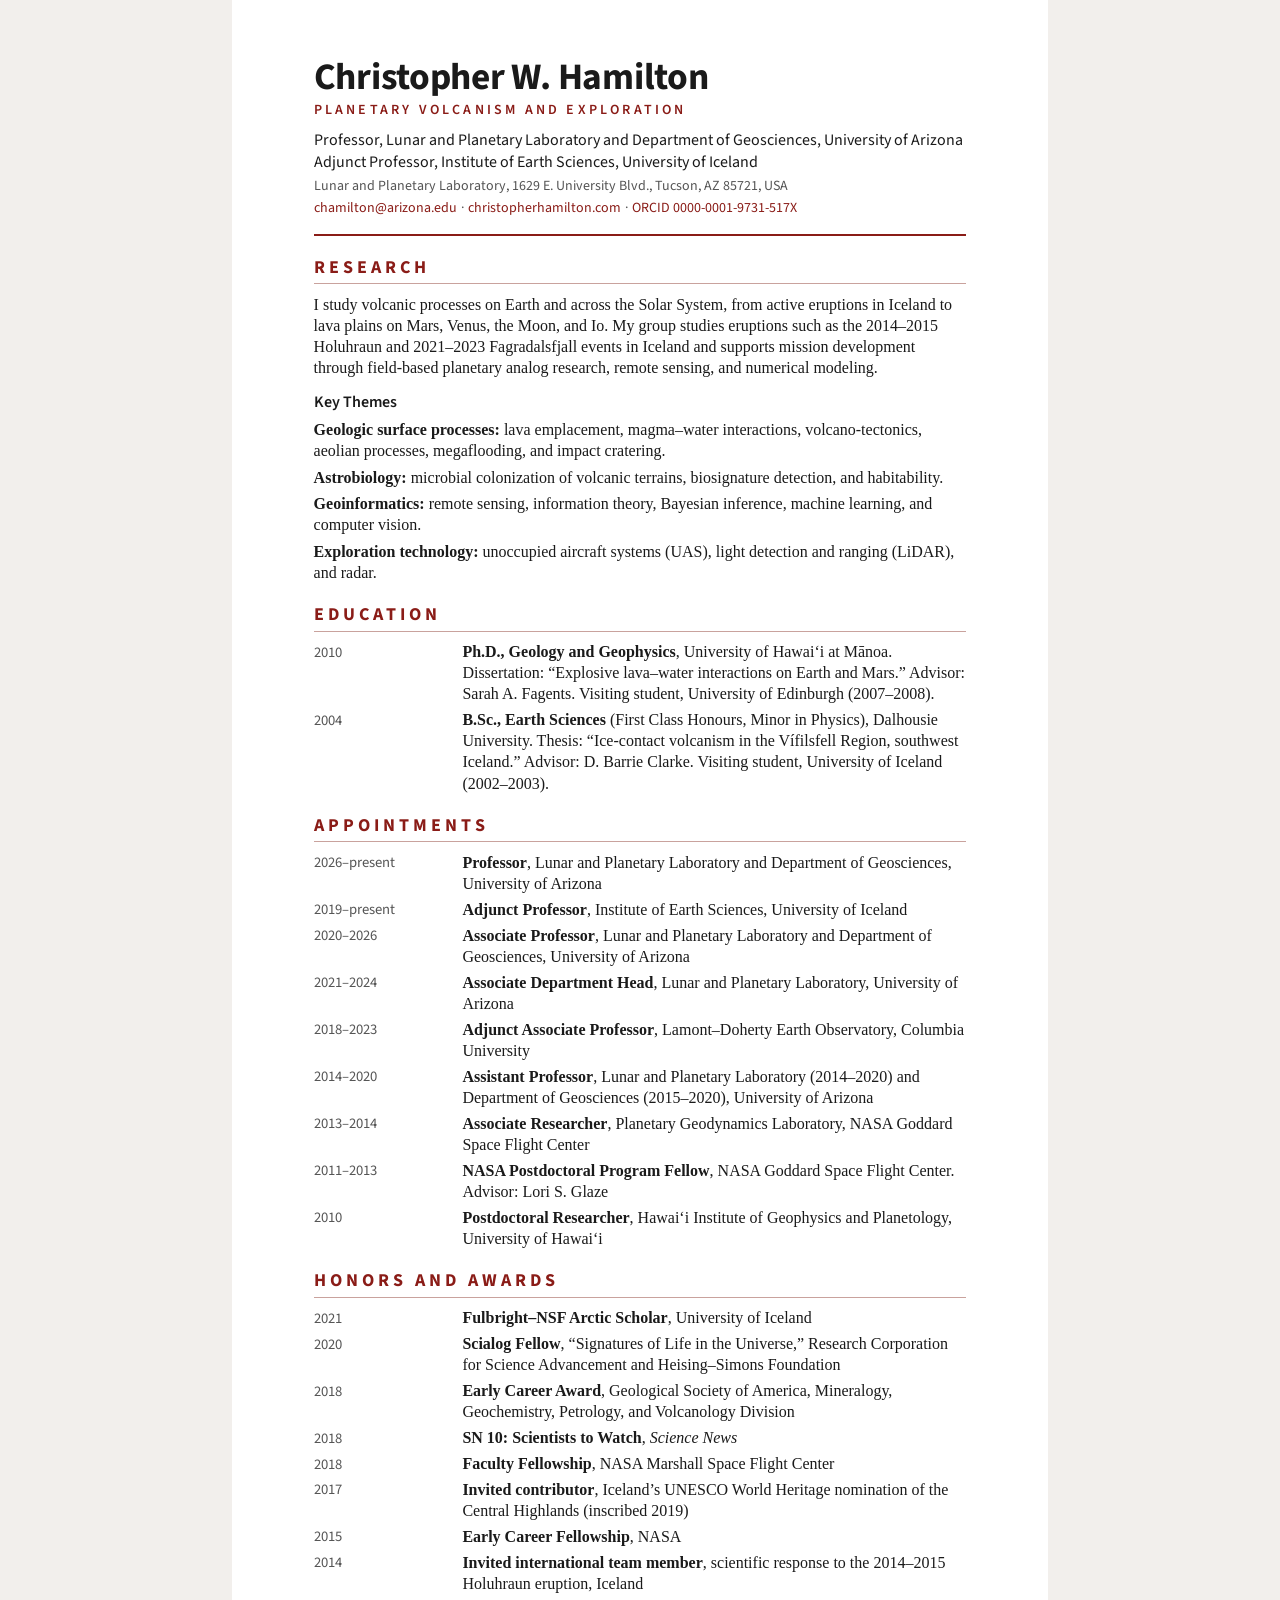
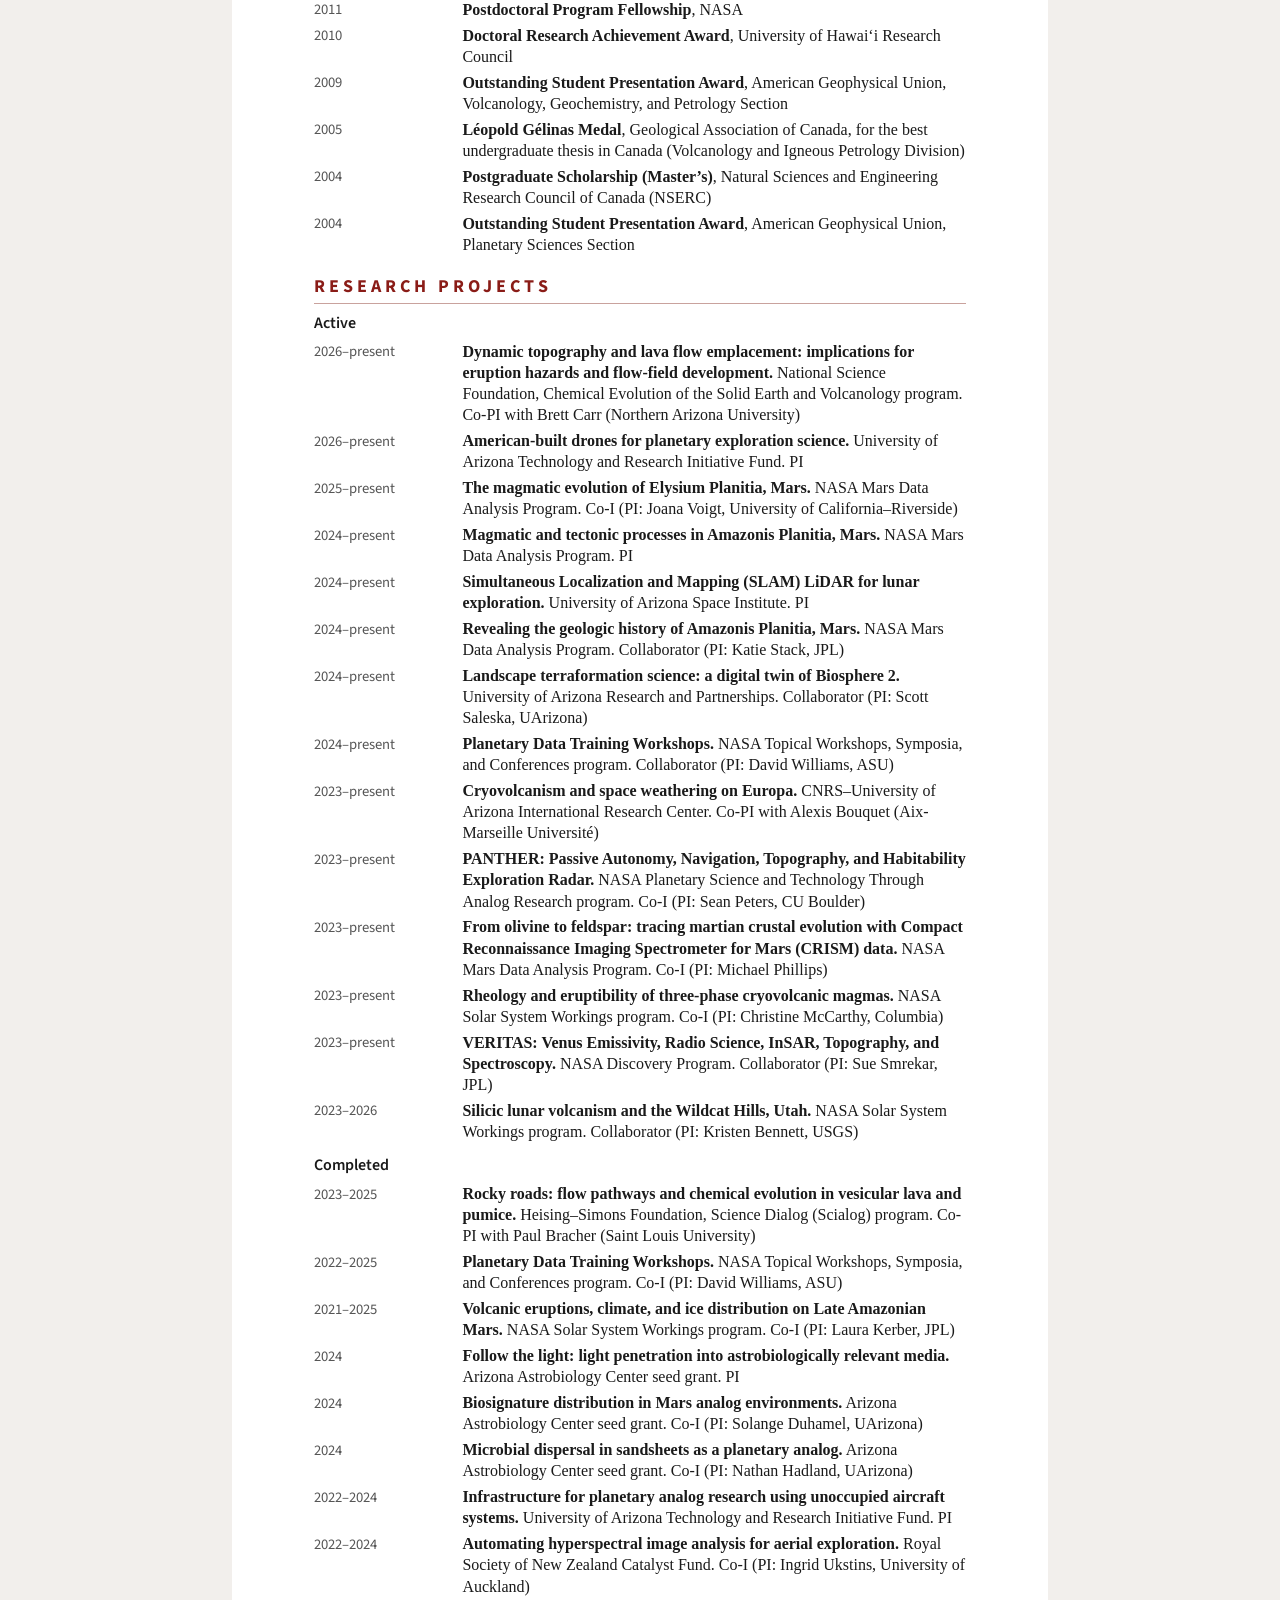
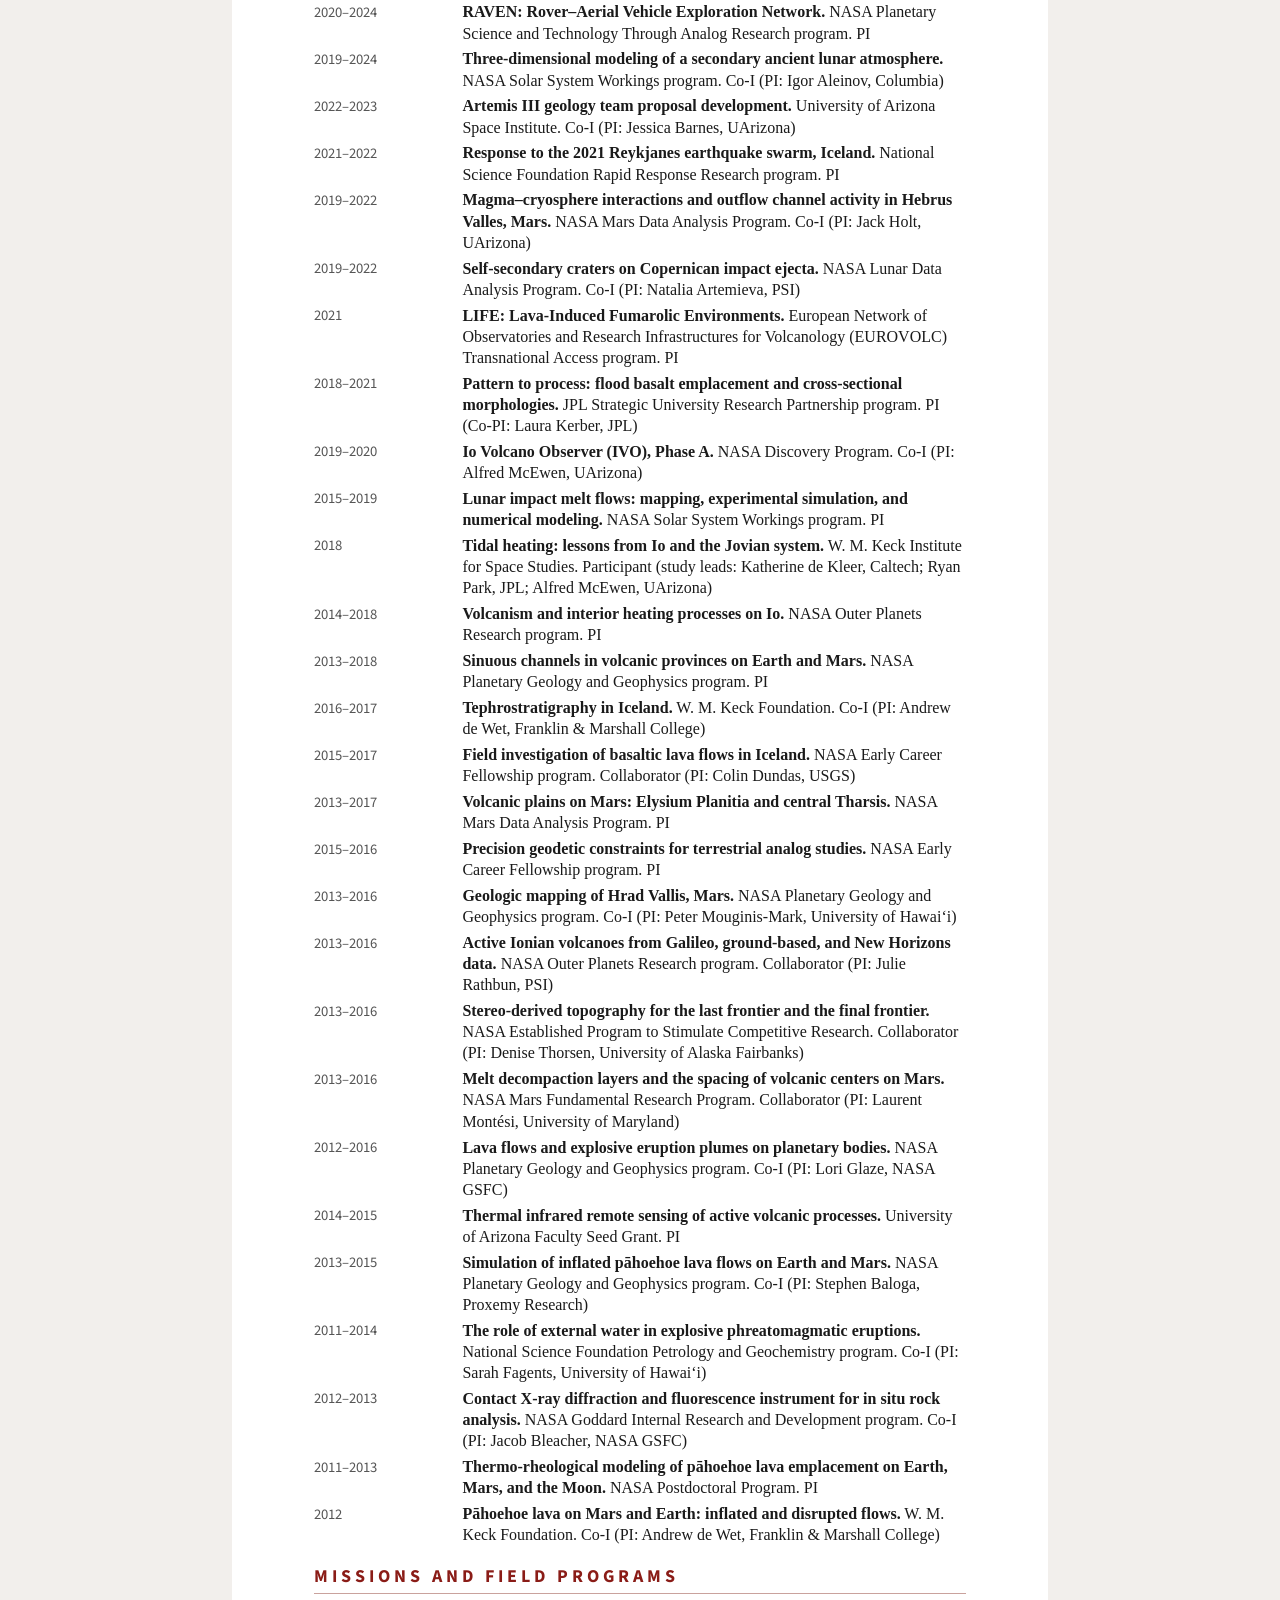
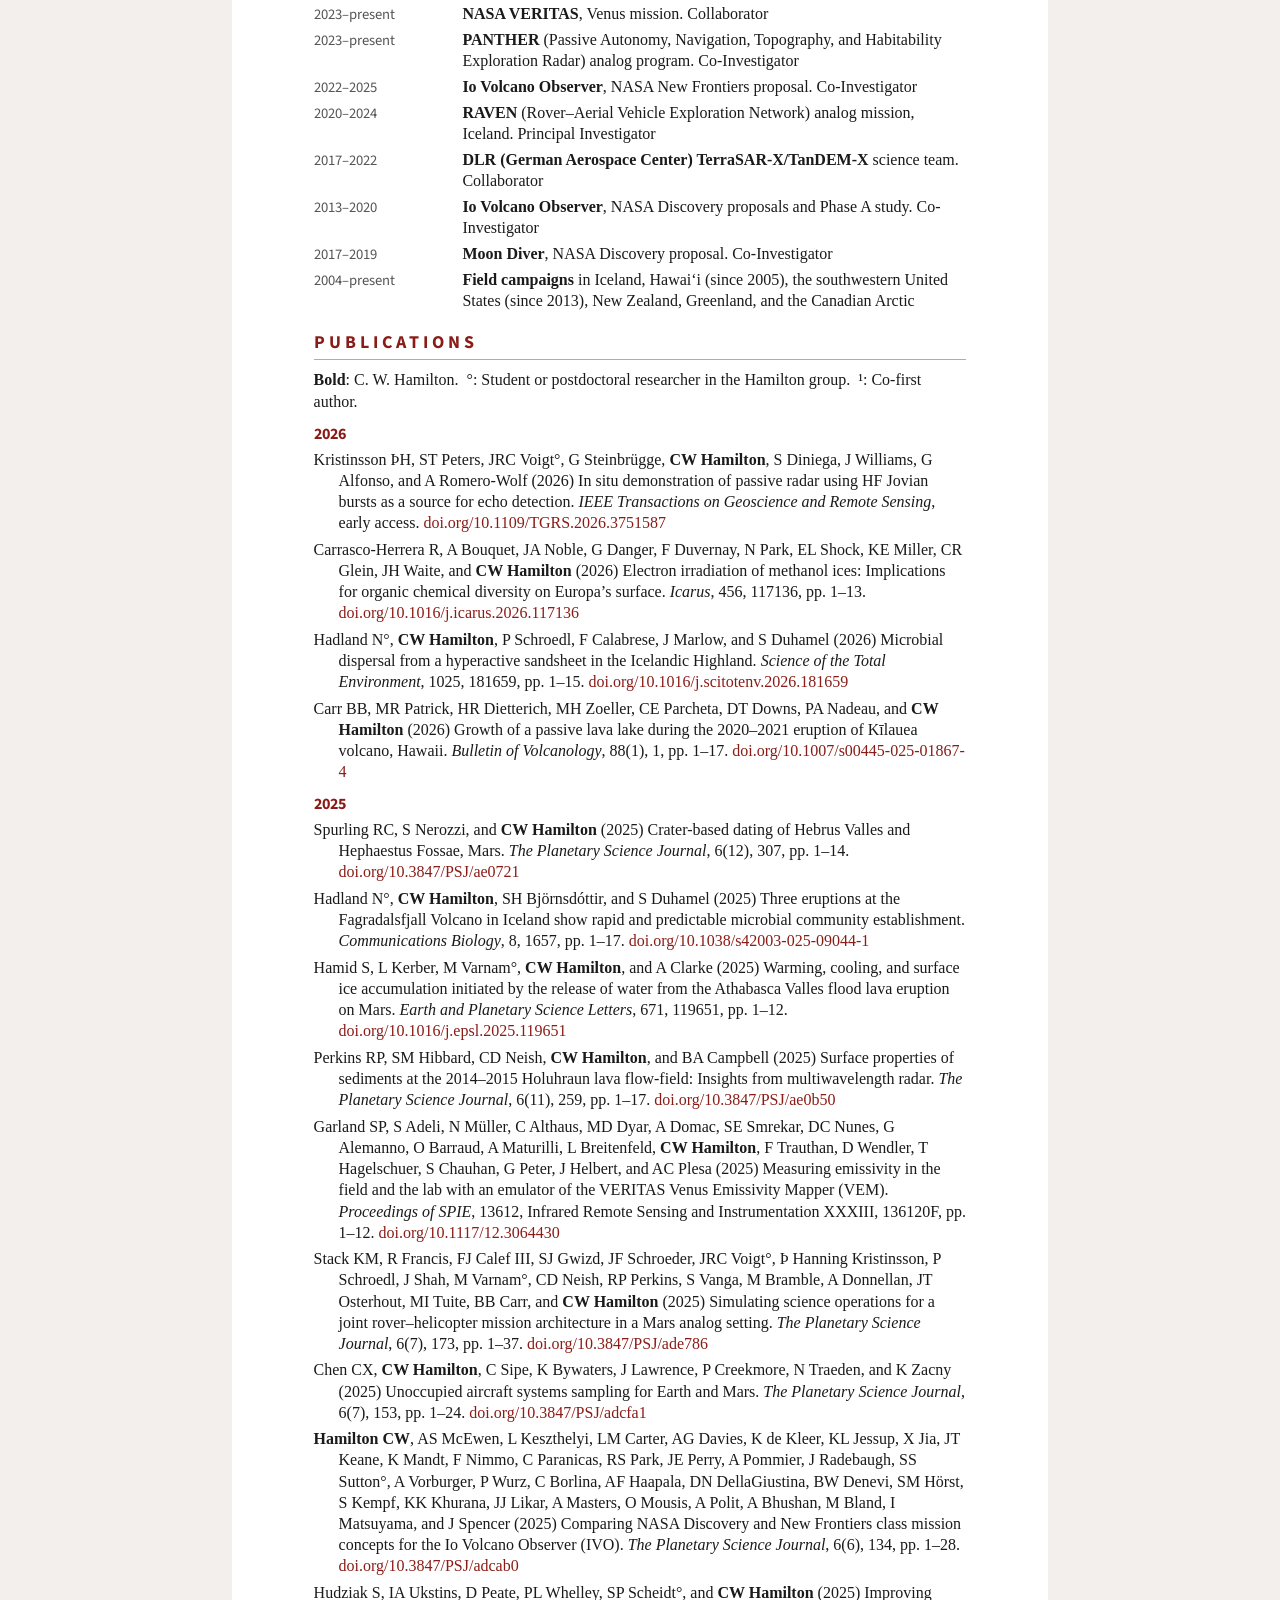
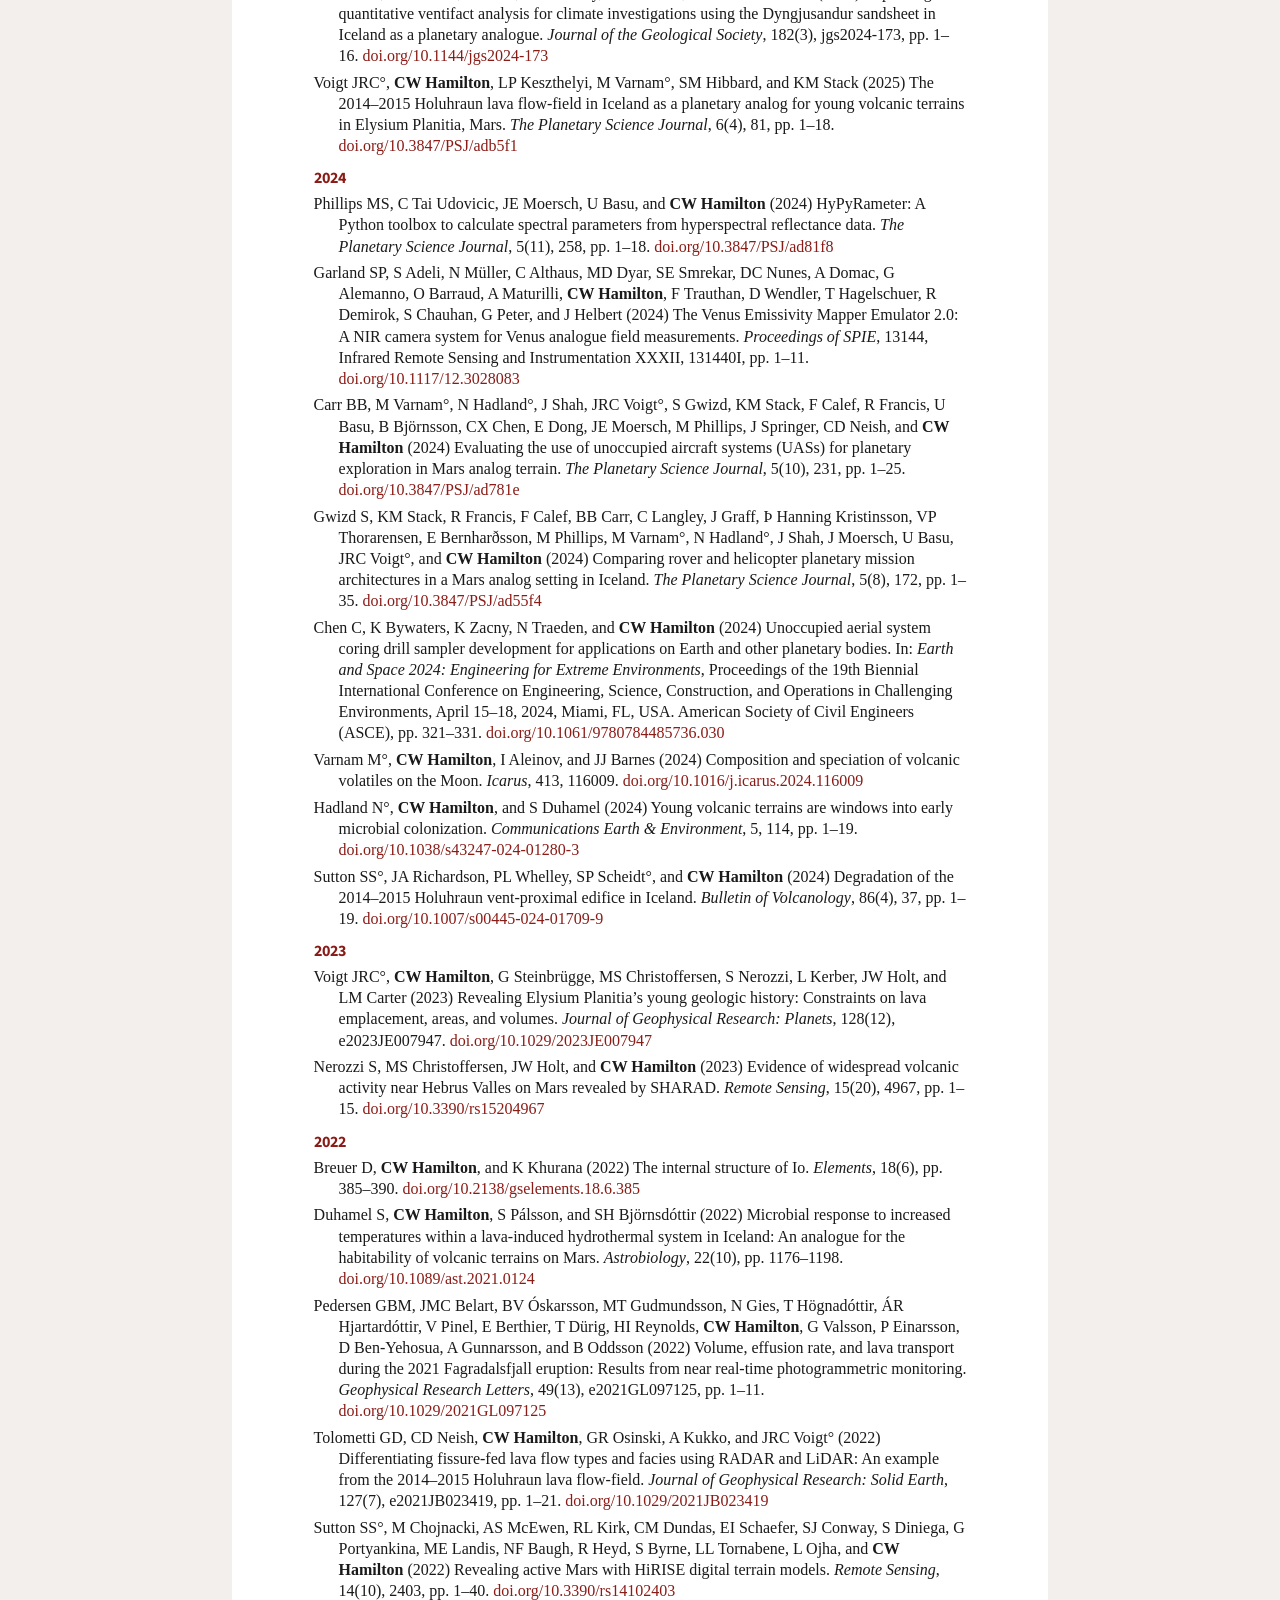
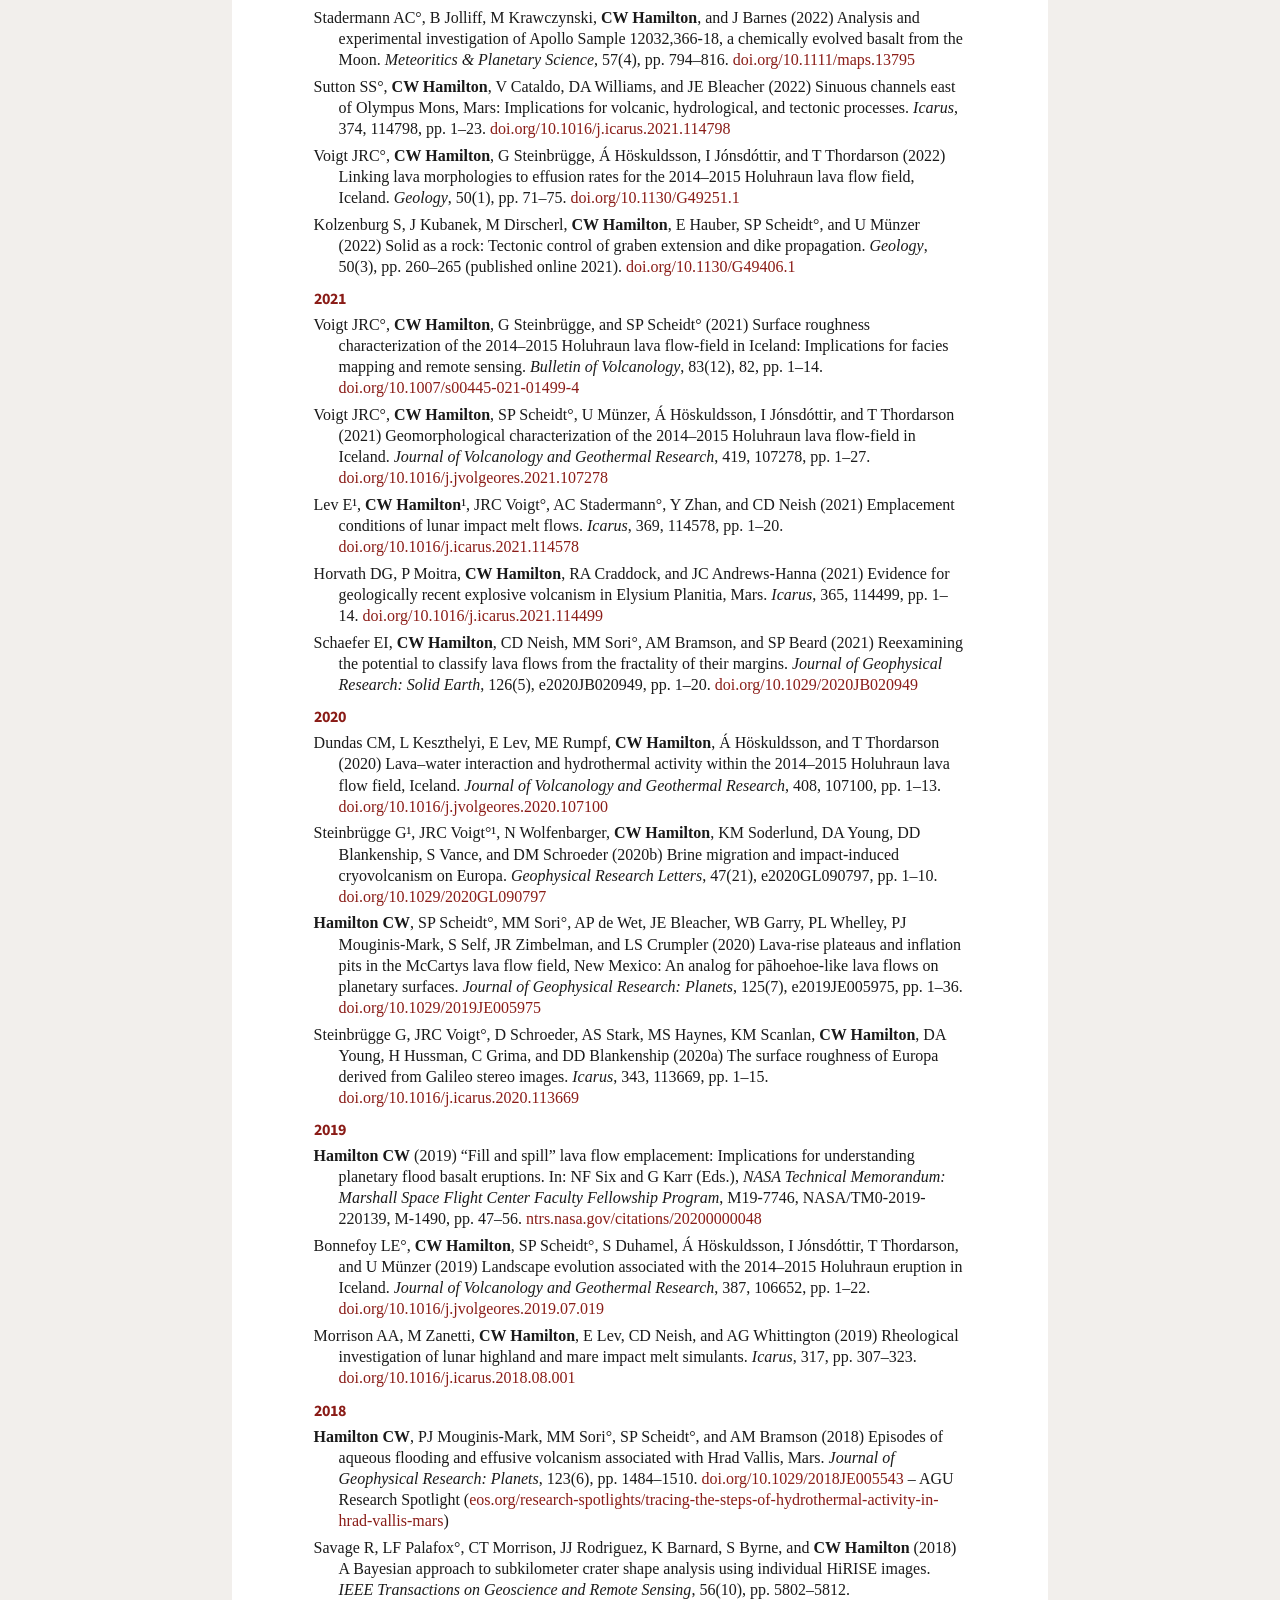
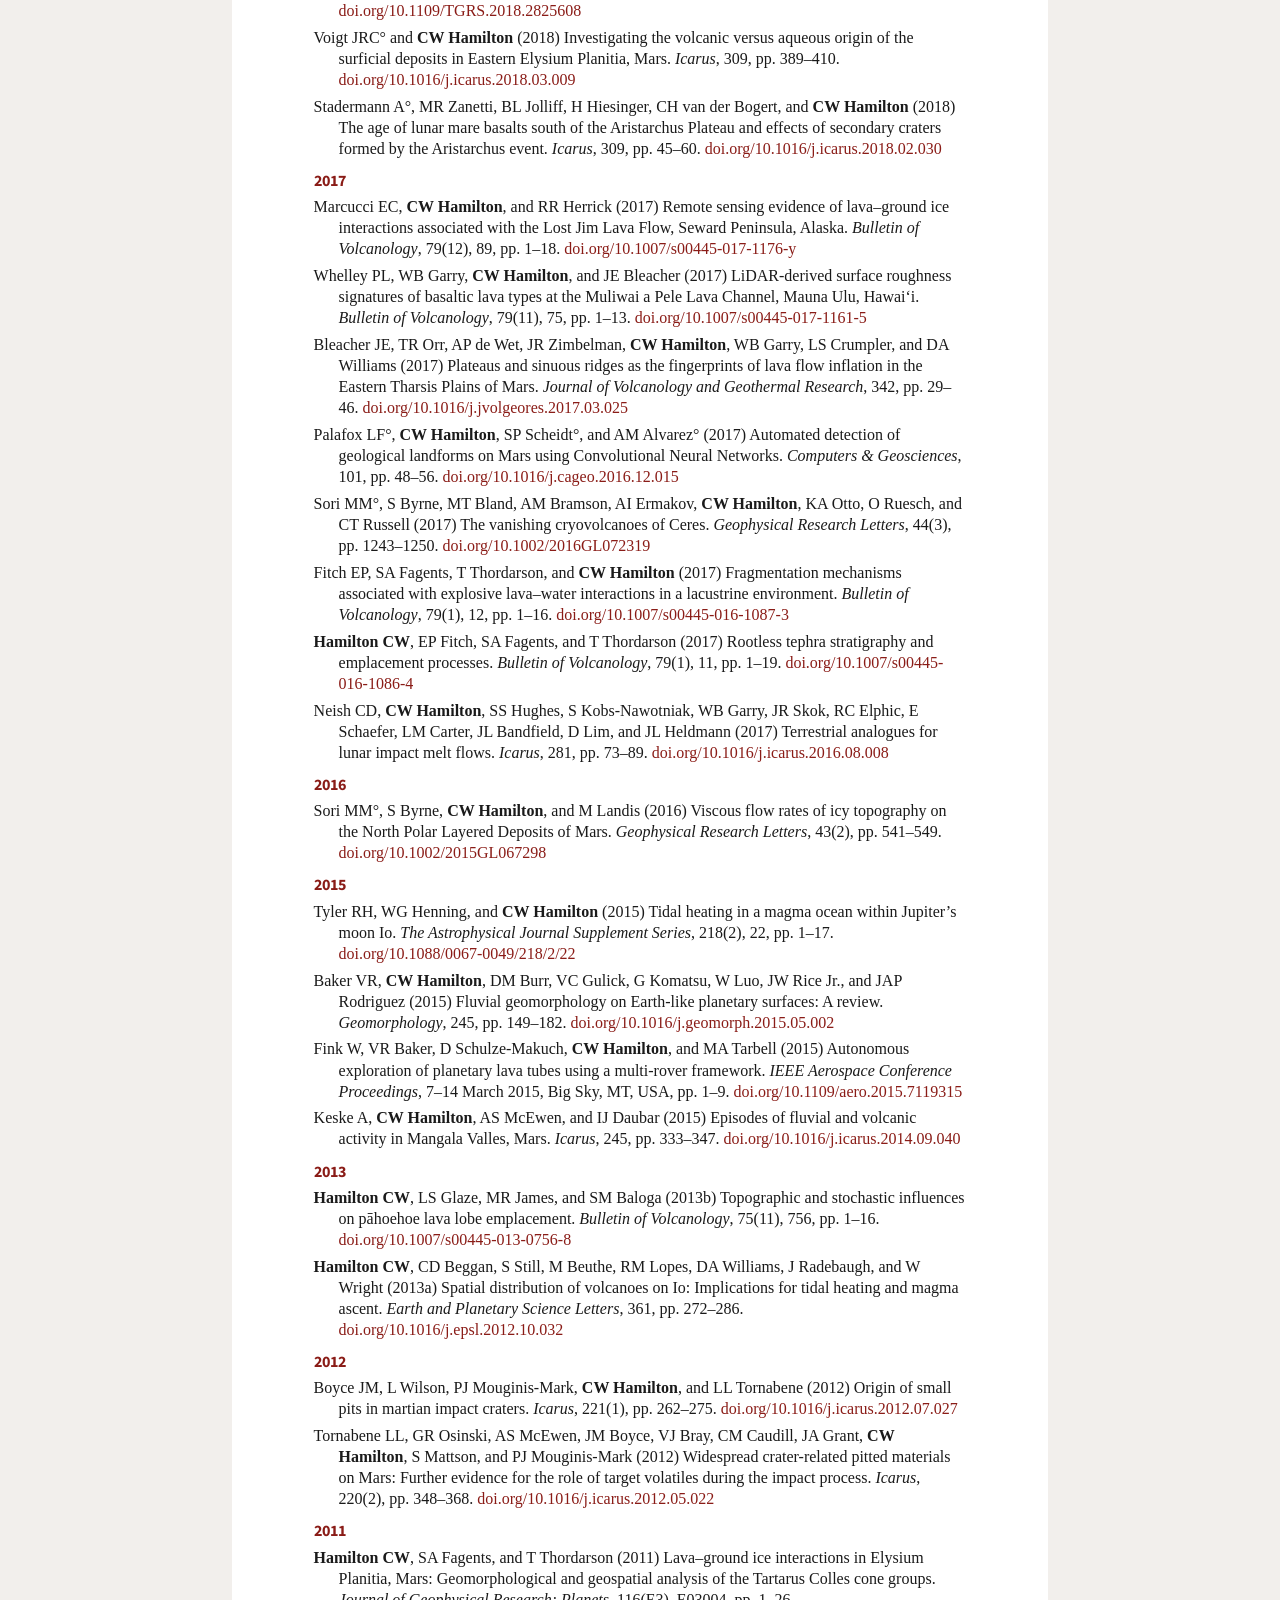
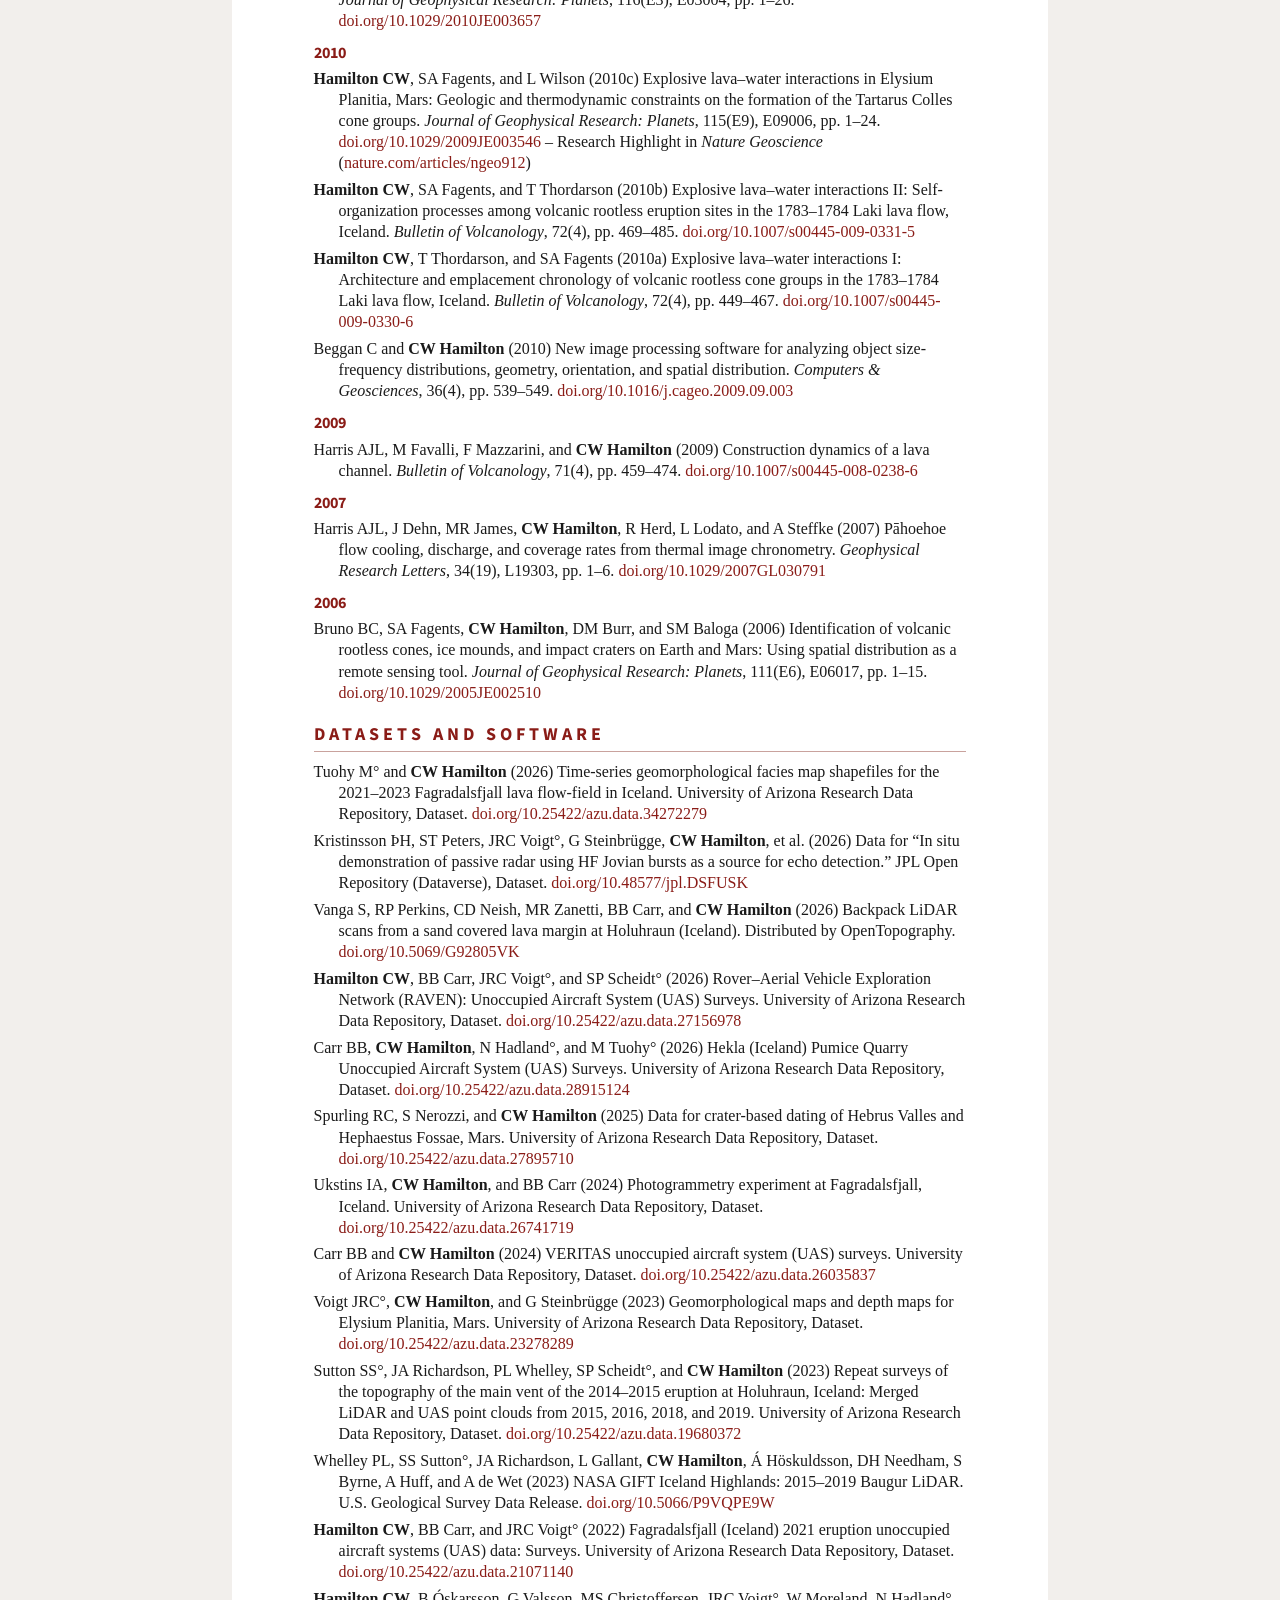
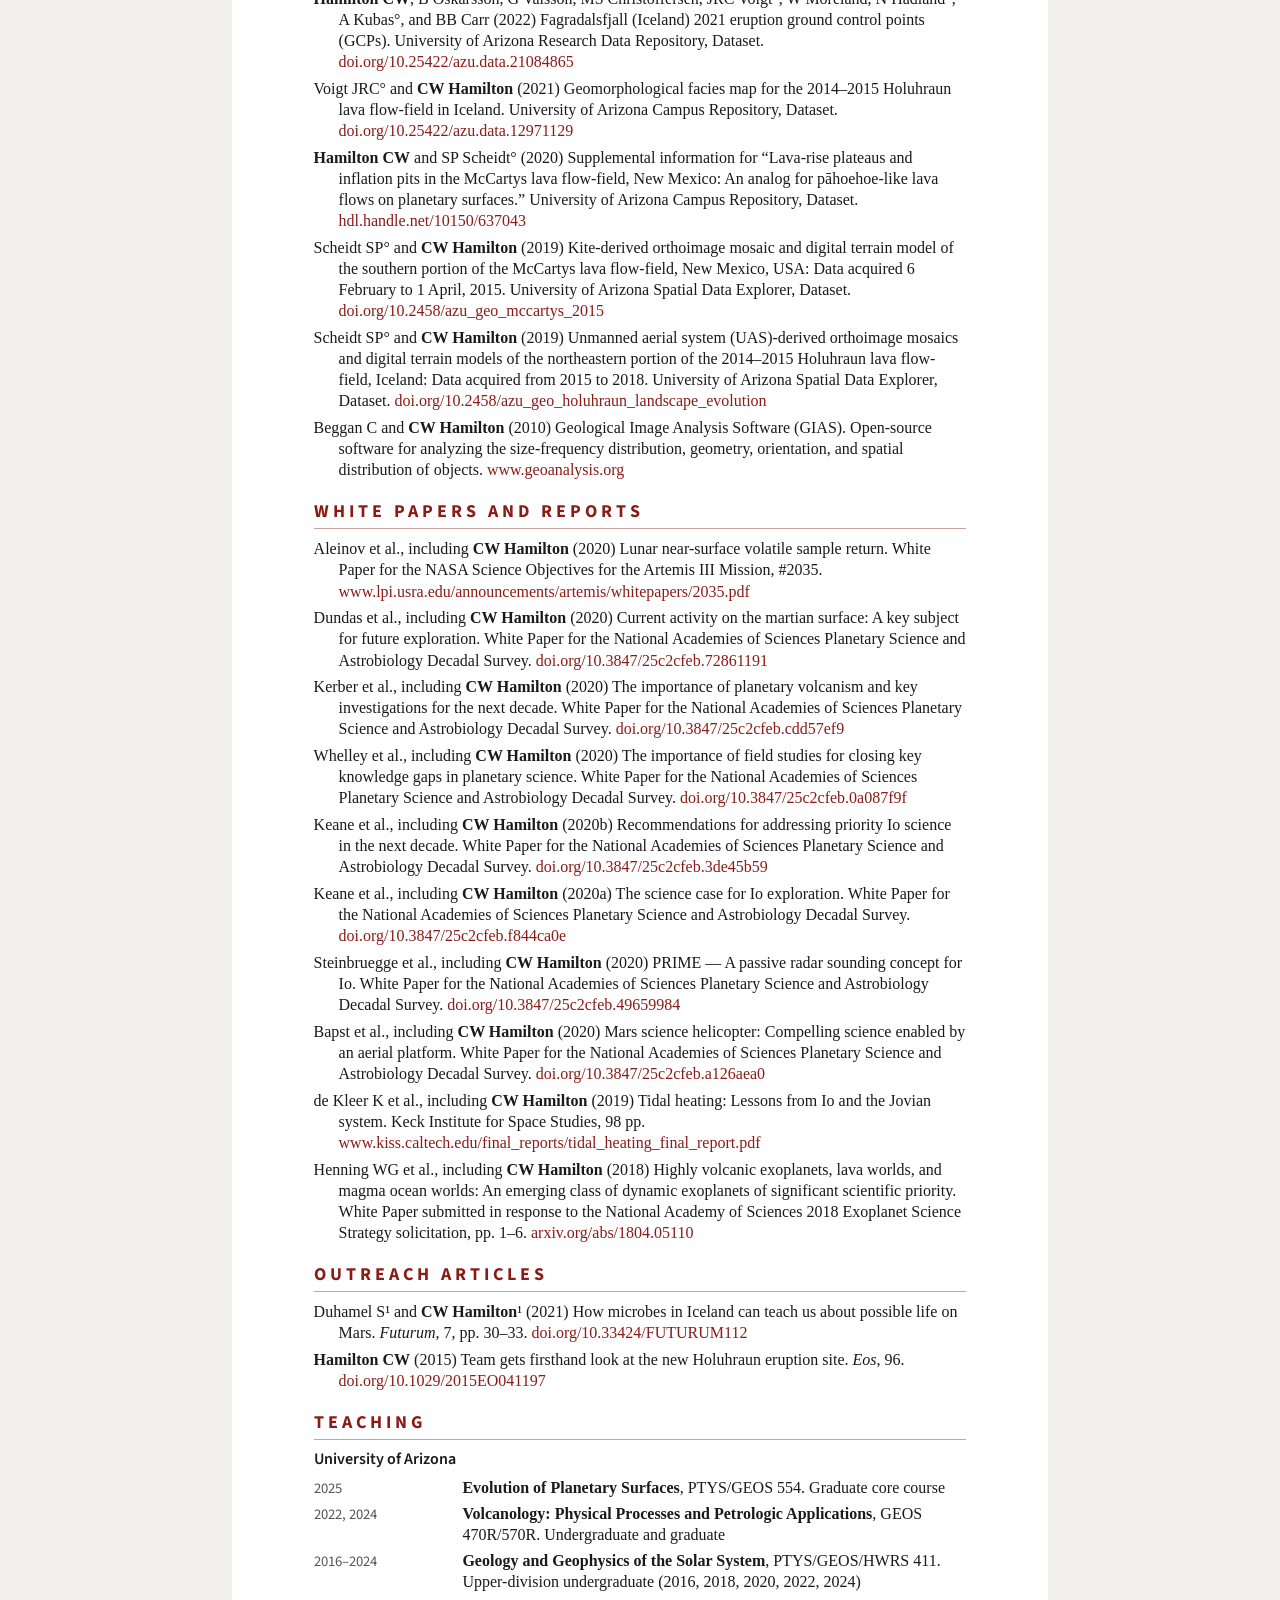
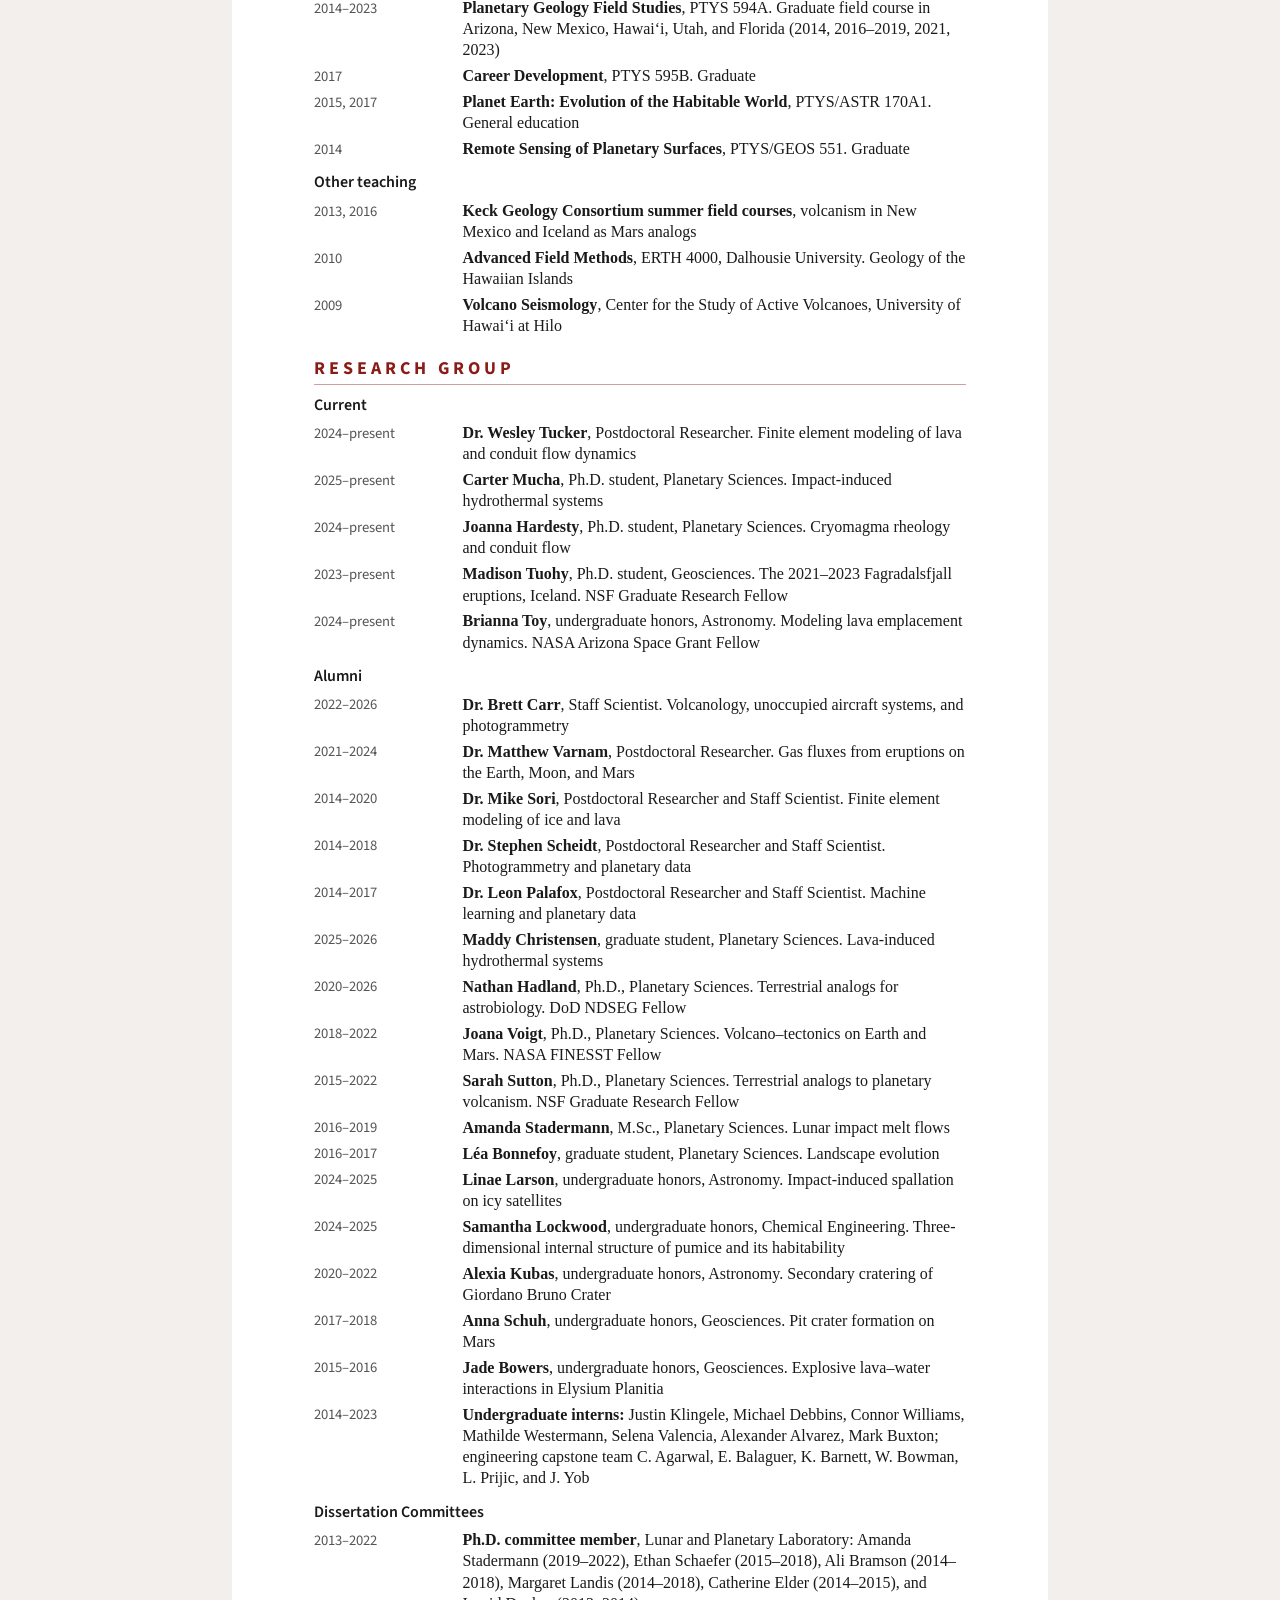
<file: cv/cv.html>
<!doctype html>
<html lang="en">
<head>
<meta charset="utf-8">
<meta name="viewport" content="width=device-width, initial-scale=1">
<title>Christopher W. Hamilton, Curriculum Vitae</title>
<meta name="description" content="Curriculum vitae of Christopher W. Hamilton, Professor, Lunar and Planetary Laboratory and Department of Geosciences, University of Arizona.">
<meta name="author" content="Christopher W. Hamilton">
<meta name="cv-updated" content="2026-11-23">
<link rel="preconnect" href="https://fonts.googleapis.com">
<link rel="preconnect" href="https://fonts.gstatic.com" crossorigin>
<link rel="stylesheet" href="https://fonts.googleapis.com/css2?family=Source+Sans+3:wght@400;600;700&amp;display=swap">
<link rel="stylesheet" href="cv.css">
</head>
<body>
<!--
  Public CV. Source of truth for cv/Hamilton_CV.pdf (built by cv/build.sh).
  Conventions: "CW Hamilton" in <b>; ° after a Hamilton-group student, postdoc or
  postdoc-then-staff member; ¹ after co-first authors; journal names in <i>;
  citation = Authors (Year) Title. Journal, volume(issue), article, pp. range. DOI link.
  Never add: phone numbers, grant dollar amounts, enrollment counts, private notes about people.
-->

<header class="masthead">
  <h1>Christopher W. Hamilton</h1>
  <p class="tagline">Planetary Volcanism and Exploration</p>
  <p class="title">Professor, Lunar and Planetary Laboratory and Department of Geosciences, University of Arizona<br>
  Adjunct Professor, Institute of Earth Sciences, University of Iceland</p>
  <p class="address">Lunar and Planetary Laboratory, 1629 E. University Blvd., Tucson, AZ 85721, USA</p>
  <p class="contact"><a href="mailto:chamilton@arizona.edu">chamilton@arizona.edu</a><span class="sep">·</span><a href="https://christopherhamilton.com">christopherhamilton.com</a><span class="sep">·</span><a href="https://orcid.org/0000-0001-9731-517X">ORCID 0000-0001-9731-517X</a></p>
</header>

<section id="research">
  <h2>Research</h2>
  <p class="statement">I study volcanic processes on Earth and across the Solar System, from active eruptions in Iceland to lava plains on Mars, Venus, the Moon, and Io. My group studies eruptions such as the 2014–2015 Holuhraun and 2021–2023 Fagradalsfjall events in Iceland and supports mission development through field-based planetary analog research, remote sensing, and numerical modeling.</p>
  <h3>Key Themes</h3>
  <div class="themes">
    <p><b>Geologic surface processes:</b> lava emplacement, magma–water interactions, volcano-tectonics, aeolian processes, megaflooding, and impact cratering.</p>
    <p><b>Astrobiology:</b> microbial colonization of volcanic terrains, biosignature detection, and habitability.</p>
    <p><b>Geoinformatics:</b> remote sensing, information theory, Bayesian inference, machine learning, and computer vision.</p>
    <p><b>Exploration technology:</b> unoccupied aircraft systems (UAS), light detection and ranging (LiDAR), and radar.</p>
  </div>
</section>

<section id="education">
  <h2>Education</h2>
  <div class="entry"><span class="date">2010</span><div class="what"><b>Ph.D., Geology and Geophysics</b>, University of Hawai‘i at Mānoa. Dissertation: “Explosive lava–water interactions on Earth and Mars.” Advisor: Sarah A. Fagents. Visiting student, University of Edinburgh (2007–2008).</div></div>
  <div class="entry"><span class="date">2004</span><div class="what"><b>B.Sc., Earth Sciences</b> (First Class Honours, Minor in Physics), Dalhousie University. Thesis: “Ice-contact volcanism in the Vífilsfell Region, southwest Iceland.” Advisor: D. Barrie Clarke. Visiting student, University of Iceland (2002–2003).</div></div>
</section>

<section id="appointments">
  <h2>Appointments</h2>
  <div class="entry"><span class="date">2026–present</span><div class="what"><b>Professor</b>, Lunar and Planetary Laboratory and Department of Geosciences, University of Arizona</div></div>
  <div class="entry"><span class="date">2019–present</span><div class="what"><b>Adjunct Professor</b>, Institute of Earth Sciences, University of Iceland</div></div>
  <div class="entry"><span class="date">2020–2026</span><div class="what"><b>Associate Professor</b>, Lunar and Planetary Laboratory and Department of Geosciences, University of Arizona</div></div>
  <div class="entry"><span class="date">2021–2024</span><div class="what"><b>Associate Department Head</b>, Lunar and Planetary Laboratory, University of Arizona</div></div>
  <div class="entry"><span class="date">2018–2023</span><div class="what"><b>Adjunct Associate Professor</b>, Lamont–Doherty Earth Observatory, Columbia University</div></div>
  <div class="entry"><span class="date">2014–2020</span><div class="what"><b>Assistant Professor</b>, Lunar and Planetary Laboratory (2014–2020) and Department of Geosciences (2015–2020), University of Arizona</div></div>
  <div class="entry"><span class="date">2013–2014</span><div class="what"><b>Associate Researcher</b>, Planetary Geodynamics Laboratory, NASA Goddard Space Flight Center</div></div>
  <div class="entry"><span class="date">2011–2013</span><div class="what"><b>NASA Postdoctoral Program Fellow</b>, NASA Goddard Space Flight Center. Advisor: Lori S. Glaze</div></div>
  <div class="entry"><span class="date">2010</span><div class="what"><b>Postdoctoral Researcher</b>, Hawai‘i Institute of Geophysics and Planetology, University of Hawai‘i</div></div>
</section>

<section id="honors">
  <h2>Honors and Awards</h2>
  <div class="entry"><span class="date">2021</span><div class="what"><b>Fulbright–NSF Arctic Scholar</b>, University of Iceland</div></div>
  <div class="entry"><span class="date">2020</span><div class="what"><b>Scialog Fellow</b>, “Signatures of Life in the Universe,” Research Corporation for Science Advancement and Heising–Simons Foundation</div></div>
  <div class="entry"><span class="date">2018</span><div class="what"><b>Early Career Award</b>, Geological Society of America, Mineralogy, Geochemistry, Petrology, and Volcanology Division</div></div>
  <div class="entry"><span class="date">2018</span><div class="what"><b>SN 10: Scientists to Watch</b>, <i>Science News</i></div></div>
  <div class="entry"><span class="date">2018</span><div class="what"><b>Faculty Fellowship</b>, NASA Marshall Space Flight Center</div></div>
  <div class="entry"><span class="date">2017</span><div class="what"><b>Invited contributor</b>, Iceland’s UNESCO World Heritage nomination of the Central Highlands (inscribed 2019)</div></div>
  <div class="entry"><span class="date">2015</span><div class="what"><b>Early Career Fellowship</b>, NASA</div></div>
  <div class="entry"><span class="date">2014</span><div class="what"><b>Invited international team member</b>, scientific response to the 2014–2015 Holuhraun eruption, Iceland</div></div>
  <div class="entry"><span class="date">2011</span><div class="what"><b>Postdoctoral Program Fellowship</b>, NASA</div></div>
  <div class="entry"><span class="date">2010</span><div class="what"><b>Doctoral Research Achievement Award</b>, University of Hawai‘i Research Council</div></div>
  <div class="entry"><span class="date">2009</span><div class="what"><b>Outstanding Student Presentation Award</b>, American Geophysical Union, Volcanology, Geochemistry, and Petrology Section</div></div>
  <div class="entry"><span class="date">2005</span><div class="what"><b>Léopold Gélinas Medal</b>, Geological Association of Canada, for the best undergraduate thesis in Canada (Volcanology and Igneous Petrology Division)</div></div>
  <div class="entry"><span class="date">2004</span><div class="what"><b>Postgraduate Scholarship (Master’s)</b>, Natural Sciences and Engineering Research Council of Canada (NSERC)</div></div>
  <div class="entry"><span class="date">2004</span><div class="what"><b>Outstanding Student Presentation Award</b>, American Geophysical Union, Planetary Sciences Section</div></div>
</section>

<section id="projects">
  <h2>Research Projects</h2>
  <h3>Active</h3>
  <div class="entry"><span class="date">2026–present</span><div class="what"><b>Dynamic topography and lava flow emplacement: implications for eruption hazards and flow-field development.</b> National Science Foundation, Chemical Evolution of the Solid Earth and Volcanology program. Co-PI with Brett Carr (Northern Arizona University)</div></div>
  <div class="entry"><span class="date">2026–present</span><div class="what"><b>American-built drones for planetary exploration science.</b> University of Arizona Technology and Research Initiative Fund. PI</div></div>
  <div class="entry"><span class="date">2025–present</span><div class="what"><b>The magmatic evolution of Elysium Planitia, Mars.</b> NASA Mars Data Analysis Program. Co-I (PI: Joana Voigt, University of California–Riverside)</div></div>
  <div class="entry"><span class="date">2024–present</span><div class="what"><b>Magmatic and tectonic processes in Amazonis Planitia, Mars.</b> NASA Mars Data Analysis Program. PI</div></div>
  <div class="entry"><span class="date">2024–present</span><div class="what"><b>Simultaneous Localization and Mapping (SLAM) LiDAR for lunar exploration.</b> University of Arizona Space Institute. PI</div></div>
  <div class="entry"><span class="date">2024–present</span><div class="what"><b>Revealing the geologic history of Amazonis Planitia, Mars.</b> NASA Mars Data Analysis Program. Collaborator (PI: Katie Stack, JPL)</div></div>
  <div class="entry"><span class="date">2024–present</span><div class="what"><b>Landscape terraformation science: a digital twin of Biosphere 2.</b> University of Arizona Research and Partnerships. Collaborator (PI: Scott Saleska, UArizona)</div></div>
  <div class="entry"><span class="date">2024–present</span><div class="what"><b>Planetary Data Training Workshops.</b> NASA Topical Workshops, Symposia, and Conferences program. Collaborator (PI: David Williams, ASU)</div></div>
  <div class="entry"><span class="date">2023–present</span><div class="what"><b>Cryovolcanism and space weathering on Europa.</b> CNRS–University of Arizona International Research Center. Co-PI with Alexis Bouquet (Aix-Marseille Université)</div></div>
  <div class="entry"><span class="date">2023–present</span><div class="what"><b>PANTHER: Passive Autonomy, Navigation, Topography, and Habitability Exploration Radar.</b> NASA Planetary Science and Technology Through Analog Research program. Co-I (PI: Sean Peters, CU Boulder)</div></div>
  <div class="entry"><span class="date">2023–present</span><div class="what"><b>From olivine to feldspar: tracing martian crustal evolution with Compact Reconnaissance Imaging Spectrometer for Mars (CRISM) data.</b> NASA Mars Data Analysis Program. Co-I (PI: Michael Phillips)</div></div>
  <div class="entry"><span class="date">2023–present</span><div class="what"><b>Rheology and eruptibility of three-phase cryovolcanic magmas.</b> NASA Solar System Workings program. Co-I (PI: Christine McCarthy, Columbia)</div></div>
  <div class="entry"><span class="date">2023–present</span><div class="what"><b>VERITAS: Venus Emissivity, Radio Science, InSAR, Topography, and Spectroscopy.</b> NASA Discovery Program. Collaborator (PI: Sue Smrekar, JPL)</div></div>
  <div class="entry"><span class="date">2023–2026</span><div class="what"><b>Silicic lunar volcanism and the Wildcat Hills, Utah.</b> NASA Solar System Workings program. Collaborator (PI: Kristen Bennett, USGS)</div></div>

  <h3>Completed</h3>
  <div class="entry"><span class="date">2023–2025</span><div class="what"><b>Rocky roads: flow pathways and chemical evolution in vesicular lava and pumice.</b> Heising–Simons Foundation, Science Dialog (Scialog) program. Co-PI with Paul Bracher (Saint Louis University)</div></div>
  <div class="entry"><span class="date">2022–2025</span><div class="what"><b>Planetary Data Training Workshops.</b> NASA Topical Workshops, Symposia, and Conferences program. Co-I (PI: David Williams, ASU)</div></div>
  <div class="entry"><span class="date">2021–2025</span><div class="what"><b>Volcanic eruptions, climate, and ice distribution on Late Amazonian Mars.</b> NASA Solar System Workings program. Co-I (PI: Laura Kerber, JPL)</div></div>
  <div class="entry"><span class="date">2024</span><div class="what"><b>Follow the light: light penetration into astrobiologically relevant media.</b> Arizona Astrobiology Center seed grant. PI</div></div>
  <div class="entry"><span class="date">2024</span><div class="what"><b>Biosignature distribution in Mars analog environments.</b> Arizona Astrobiology Center seed grant. Co-I (PI: Solange Duhamel, UArizona)</div></div>
  <div class="entry"><span class="date">2024</span><div class="what"><b>Microbial dispersal in sandsheets as a planetary analog.</b> Arizona Astrobiology Center seed grant. Co-I (PI: Nathan Hadland, UArizona)</div></div>
  <div class="entry"><span class="date">2022–2024</span><div class="what"><b>Infrastructure for planetary analog research using unoccupied aircraft systems.</b> University of Arizona Technology and Research Initiative Fund. PI</div></div>
  <div class="entry"><span class="date">2022–2024</span><div class="what"><b>Automating hyperspectral image analysis for aerial exploration.</b> Royal Society of New Zealand Catalyst Fund. Co-I (PI: Ingrid Ukstins, University of Auckland)</div></div>
  <div class="entry"><span class="date">2020–2024</span><div class="what"><b>RAVEN: Rover–Aerial Vehicle Exploration Network.</b> NASA Planetary Science and Technology Through Analog Research program. PI</div></div>
  <div class="entry"><span class="date">2019–2024</span><div class="what"><b>Three-dimensional modeling of a secondary ancient lunar atmosphere.</b> NASA Solar System Workings program. Co-I (PI: Igor Aleinov, Columbia)</div></div>
  <div class="entry"><span class="date">2022–2023</span><div class="what"><b>Artemis III geology team proposal development.</b> University of Arizona Space Institute. Co-I (PI: Jessica Barnes, UArizona)</div></div>
  <div class="entry"><span class="date">2021–2022</span><div class="what"><b>Response to the 2021 Reykjanes earthquake swarm, Iceland.</b> National Science Foundation Rapid Response Research program. PI</div></div>
  <div class="entry"><span class="date">2019–2022</span><div class="what"><b>Magma–cryosphere interactions and outflow channel activity in Hebrus Valles, Mars.</b> NASA Mars Data Analysis Program. Co-I (PI: Jack Holt, UArizona)</div></div>
  <div class="entry"><span class="date">2019–2022</span><div class="what"><b>Self-secondary craters on Copernican impact ejecta.</b> NASA Lunar Data Analysis Program. Co-I (PI: Natalia Artemieva, PSI)</div></div>
  <div class="entry"><span class="date">2021</span><div class="what"><b>LIFE: Lava-Induced Fumarolic Environments.</b> European Network of Observatories and Research Infrastructures for Volcanology (EUROVOLC) Transnational Access program. PI</div></div>
  <div class="entry"><span class="date">2018–2021</span><div class="what"><b>Pattern to process: flood basalt emplacement and cross-sectional morphologies.</b> JPL Strategic University Research Partnership program. PI (Co-PI: Laura Kerber, JPL)</div></div>
  <div class="entry"><span class="date">2019–2020</span><div class="what"><b>Io Volcano Observer (IVO), Phase A.</b> NASA Discovery Program. Co-I (PI: Alfred McEwen, UArizona)</div></div>
  <div class="entry"><span class="date">2015–2019</span><div class="what"><b>Lunar impact melt flows: mapping, experimental simulation, and numerical modeling.</b> NASA Solar System Workings program. PI</div></div>
  <div class="entry"><span class="date">2018</span><div class="what"><b>Tidal heating: lessons from Io and the Jovian system.</b> W. M. Keck Institute for Space Studies. Participant (study leads: Katherine de Kleer, Caltech; Ryan Park, JPL; Alfred McEwen, UArizona)</div></div>
  <div class="entry"><span class="date">2014–2018</span><div class="what"><b>Volcanism and interior heating processes on Io.</b> NASA Outer Planets Research program. PI</div></div>
  <div class="entry"><span class="date">2013–2018</span><div class="what"><b>Sinuous channels in volcanic provinces on Earth and Mars.</b> NASA Planetary Geology and Geophysics program. PI</div></div>
  <div class="entry"><span class="date">2016–2017</span><div class="what"><b>Tephrostratigraphy in Iceland.</b> W. M. Keck Foundation. Co-I (PI: Andrew de Wet, Franklin &amp; Marshall College)</div></div>
  <div class="entry"><span class="date">2015–2017</span><div class="what"><b>Field investigation of basaltic lava flows in Iceland.</b> NASA Early Career Fellowship program. Collaborator (PI: Colin Dundas, USGS)</div></div>
  <div class="entry"><span class="date">2013–2017</span><div class="what"><b>Volcanic plains on Mars: Elysium Planitia and central Tharsis.</b> NASA Mars Data Analysis Program. PI</div></div>
  <div class="entry"><span class="date">2015–2016</span><div class="what"><b>Precision geodetic constraints for terrestrial analog studies.</b> NASA Early Career Fellowship program. PI</div></div>
  <div class="entry"><span class="date">2013–2016</span><div class="what"><b>Geologic mapping of Hrad Vallis, Mars.</b> NASA Planetary Geology and Geophysics program. Co-I (PI: Peter Mouginis-Mark, University of Hawai‘i)</div></div>
  <div class="entry"><span class="date">2013–2016</span><div class="what"><b>Active Ionian volcanoes from Galileo, ground-based, and New Horizons data.</b> NASA Outer Planets Research program. Collaborator (PI: Julie Rathbun, PSI)</div></div>
  <div class="entry"><span class="date">2013–2016</span><div class="what"><b>Stereo-derived topography for the last frontier and the final frontier.</b> NASA Established Program to Stimulate Competitive Research. Collaborator (PI: Denise Thorsen, University of Alaska Fairbanks)</div></div>
  <div class="entry"><span class="date">2013–2016</span><div class="what"><b>Melt decompaction layers and the spacing of volcanic centers on Mars.</b> NASA Mars Fundamental Research Program. Collaborator (PI: Laurent Montési, University of Maryland)</div></div>
  <div class="entry"><span class="date">2012–2016</span><div class="what"><b>Lava flows and explosive eruption plumes on planetary bodies.</b> NASA Planetary Geology and Geophysics program. Co-I (PI: Lori Glaze, NASA GSFC)</div></div>
  <div class="entry"><span class="date">2014–2015</span><div class="what"><b>Thermal infrared remote sensing of active volcanic processes.</b> University of Arizona Faculty Seed Grant. PI</div></div>
  <div class="entry"><span class="date">2013–2015</span><div class="what"><b>Simulation of inflated pāhoehoe lava flows on Earth and Mars.</b> NASA Planetary Geology and Geophysics program. Co-I (PI: Stephen Baloga, Proxemy Research)</div></div>
  <div class="entry"><span class="date">2011–2014</span><div class="what"><b>The role of external water in explosive phreatomagmatic eruptions.</b> National Science Foundation Petrology and Geochemistry program. Co-I (PI: Sarah Fagents, University of Hawai‘i)</div></div>
  <div class="entry"><span class="date">2012–2013</span><div class="what"><b>Contact X-ray diffraction and fluorescence instrument for in situ rock analysis.</b> NASA Goddard Internal Research and Development program. Co-I (PI: Jacob Bleacher, NASA GSFC)</div></div>
  <div class="entry"><span class="date">2011–2013</span><div class="what"><b>Thermo-rheological modeling of pāhoehoe lava emplacement on Earth, Mars, and the Moon.</b> NASA Postdoctoral Program. PI</div></div>
  <div class="entry"><span class="date">2012</span><div class="what"><b>Pāhoehoe lava on Mars and Earth: inflated and disrupted flows.</b> W. M. Keck Foundation. Co-I (PI: Andrew de Wet, Franklin &amp; Marshall College)</div></div>
</section>

<section id="missions">
  <h2>Missions and Field Programs</h2>
  <div class="entry"><span class="date">2023–present</span><div class="what"><b>NASA VERITAS</b>, Venus mission. Collaborator</div></div>
  <div class="entry"><span class="date">2023–present</span><div class="what"><b>PANTHER</b> (Passive Autonomy, Navigation, Topography, and Habitability Exploration Radar) analog program. Co-Investigator</div></div>
  <div class="entry"><span class="date">2022–2025</span><div class="what"><b>Io Volcano Observer</b>, NASA New Frontiers proposal. Co-Investigator</div></div>
  <div class="entry"><span class="date">2020–2024</span><div class="what"><b>RAVEN</b> (Rover–Aerial Vehicle Exploration Network) analog mission, Iceland. Principal Investigator</div></div>
  <div class="entry"><span class="date">2017–2022</span><div class="what"><b>DLR (German Aerospace Center) TerraSAR-X/TanDEM-X</b> science team. Collaborator</div></div>
  <div class="entry"><span class="date">2013–2020</span><div class="what"><b>Io Volcano Observer</b>, NASA Discovery proposals and Phase A study. Co-Investigator</div></div>
  <div class="entry"><span class="date">2017–2019</span><div class="what"><b>Moon Diver</b>, NASA Discovery proposal. Co-Investigator</div></div>
  <div class="entry"><span class="date">2004–present</span><div class="what"><b>Field campaigns</b> in Iceland, Hawai‘i (since 2005), the southwestern United States (since 2013), New Zealand, Greenland, and the Canadian Arctic</div></div>
</section>

<section id="publications">
  <h2>Publications</h2>
  <p class="legend"><b>Bold</b>: C. W. Hamilton. &nbsp;°: Student or postdoctoral researcher in the Hamilton group. &nbsp;¹: Co-first author.</p>

  <h3 class="year">2026</h3>
  <ol class="cites">
    <li>Kristinsson ÞH, ST Peters, JRC Voigt°, G Steinbrügge, <b>CW Hamilton</b>, S Diniega, J Williams, G Alfonso, and A Romero-Wolf (2026) In situ demonstration of passive radar using HF Jovian bursts as a source for echo detection. <i>IEEE Transactions on Geoscience and Remote Sensing</i>, early access. <a href="https://doi.org/10.1109/TGRS.2026.3751587">doi.org/10.1109/TGRS.2026.3751587</a></li>
    <li>Carrasco-Herrera R, A Bouquet, JA Noble, G Danger, F Duvernay, N Park, EL Shock, KE Miller, CR Glein, JH Waite, and <b>CW Hamilton</b> (2026) Electron irradiation of methanol ices: Implications for organic chemical diversity on Europa’s surface. <i>Icarus</i>, 456, 117136, pp. 1–13. <a href="https://doi.org/10.1016/j.icarus.2026.117136">doi.org/10.1016/j.icarus.2026.117136</a></li>
    <li>Hadland N°, <b>CW Hamilton</b>, P Schroedl, F Calabrese, J Marlow, and S Duhamel (2026) Microbial dispersal from a hyperactive sandsheet in the Icelandic Highland. <i>Science of the Total Environment</i>, 1025, 181659, pp. 1–15. <a href="https://doi.org/10.1016/j.scitotenv.2026.181659">doi.org/10.1016/j.scitotenv.2026.181659</a></li>
    <li>Carr BB, MR Patrick, HR Dietterich, MH Zoeller, CE Parcheta, DT Downs, PA Nadeau, and <b>CW Hamilton</b> (2026) Growth of a passive lava lake during the 2020–2021 eruption of Kīlauea volcano, Hawaii. <i>Bulletin of Volcanology</i>, 88(1), 1, pp. 1–17. <a href="https://doi.org/10.1007/s00445-025-01867-4">doi.org/10.1007/s00445-025-01867-4</a></li>
  </ol>

  <h3 class="year">2025</h3>
  <ol class="cites">
    <li>Spurling RC, S Nerozzi, and <b>CW Hamilton</b> (2025) Crater-based dating of Hebrus Valles and Hephaestus Fossae, Mars. <i>The Planetary Science Journal</i>, 6(12), 307, pp. 1–14. <a href="https://doi.org/10.3847/PSJ/ae0721">doi.org/10.3847/PSJ/ae0721</a></li>
    <li>Hadland N°, <b>CW Hamilton</b>, SH Björnsdóttir, and S Duhamel (2025) Three eruptions at the Fagradalsfjall Volcano in Iceland show rapid and predictable microbial community establishment. <i>Communications Biology</i>, 8, 1657, pp. 1–17. <a href="https://doi.org/10.1038/s42003-025-09044-1">doi.org/10.1038/s42003-025-09044-1</a></li>
    <li>Hamid S, L Kerber, M Varnam°, <b>CW Hamilton</b>, and A Clarke (2025) Warming, cooling, and surface ice accumulation initiated by the release of water from the Athabasca Valles flood lava eruption on Mars. <i>Earth and Planetary Science Letters</i>, 671, 119651, pp. 1–12. <a href="https://doi.org/10.1016/j.epsl.2025.119651">doi.org/10.1016/j.epsl.2025.119651</a></li>
    <li>Perkins RP, SM Hibbard, CD Neish, <b>CW Hamilton</b>, and BA Campbell (2025) Surface properties of sediments at the 2014–2015 Holuhraun lava flow-field: Insights from multiwavelength radar. <i>The Planetary Science Journal</i>, 6(11), 259, pp. 1–17. <a href="https://doi.org/10.3847/PSJ/ae0b50">doi.org/10.3847/PSJ/ae0b50</a></li>
    <li>Garland SP, S Adeli, N Müller, C Althaus, MD Dyar, A Domac, SE Smrekar, DC Nunes, G Alemanno, O Barraud, A Maturilli, L Breitenfeld, <b>CW Hamilton</b>, F Trauthan, D Wendler, T Hagelschuer, S Chauhan, G Peter, J Helbert, and AC Plesa (2025) Measuring emissivity in the field and the lab with an emulator of the VERITAS Venus Emissivity Mapper (VEM). <i>Proceedings of SPIE</i>, 13612, Infrared Remote Sensing and Instrumentation XXXIII, 136120F, pp. 1–12. <a href="https://doi.org/10.1117/12.3064430">doi.org/10.1117/12.3064430</a></li>
    <li>Stack KM, R Francis, FJ Calef III, SJ Gwizd, JF Schroeder, JRC Voigt°, Þ Hanning Kristinsson, P Schroedl, J Shah, M Varnam°, CD Neish, RP Perkins, S Vanga, M Bramble, A Donnellan, JT Osterhout, MI Tuite, BB Carr, and <b>CW Hamilton</b> (2025) Simulating science operations for a joint rover–helicopter mission architecture in a Mars analog setting. <i>The Planetary Science Journal</i>, 6(7), 173, pp. 1–37. <a href="https://doi.org/10.3847/PSJ/ade786">doi.org/10.3847/PSJ/ade786</a></li>
    <li>Chen CX, <b>CW Hamilton</b>, C Sipe, K Bywaters, J Lawrence, P Creekmore, N Traeden, and K Zacny (2025) Unoccupied aircraft systems sampling for Earth and Mars. <i>The Planetary Science Journal</i>, 6(7), 153, pp. 1–24. <a href="https://doi.org/10.3847/PSJ/adcfa1">doi.org/10.3847/PSJ/adcfa1</a></li>
    <li><b>Hamilton CW</b>, AS McEwen, L Keszthelyi, LM Carter, AG Davies, K de Kleer, KL Jessup, X Jia, JT Keane, K Mandt, F Nimmo, C Paranicas, RS Park, JE Perry, A Pommier, J Radebaugh, SS Sutton°, A Vorburger, P Wurz, C Borlina, AF Haapala, DN DellaGiustina, BW Denevi, SM Hörst, S Kempf, KK Khurana, JJ Likar, A Masters, O Mousis, A Polit, A Bhushan, M Bland, I Matsuyama, and J Spencer (2025) Comparing NASA Discovery and New Frontiers class mission concepts for the Io Volcano Observer (IVO). <i>The Planetary Science Journal</i>, 6(6), 134, pp. 1–28. <a href="https://doi.org/10.3847/PSJ/adcab0">doi.org/10.3847/PSJ/adcab0</a></li>
    <li>Hudziak S, IA Ukstins, D Peate, PL Whelley, SP Scheidt°, and <b>CW Hamilton</b> (2025) Improving quantitative ventifact analysis for climate investigations using the Dyngjusandur sandsheet in Iceland as a planetary analogue. <i>Journal of the Geological Society</i>, 182(3), jgs2024-173, pp. 1–16. <a href="https://doi.org/10.1144/jgs2024-173">doi.org/10.1144/jgs2024-173</a></li>
    <li>Voigt JRC°, <b>CW Hamilton</b>, LP Keszthelyi, M Varnam°, SM Hibbard, and KM Stack (2025) The 2014–2015 Holuhraun lava flow-field in Iceland as a planetary analog for young volcanic terrains in Elysium Planitia, Mars. <i>The Planetary Science Journal</i>, 6(4), 81, pp. 1–18. <a href="https://doi.org/10.3847/PSJ/adb5f1">doi.org/10.3847/PSJ/adb5f1</a></li>
  </ol>

  <h3 class="year">2024</h3>
  <ol class="cites">
    <li>Phillips MS, C Tai Udovicic, JE Moersch, U Basu, and <b>CW Hamilton</b> (2024) HyPyRameter: A Python toolbox to calculate spectral parameters from hyperspectral reflectance data. <i>The Planetary Science Journal</i>, 5(11), 258, pp. 1–18. <a href="https://doi.org/10.3847/PSJ/ad81f8">doi.org/10.3847/PSJ/ad81f8</a></li>
    <li>Garland SP, S Adeli, N Müller, C Althaus, MD Dyar, SE Smrekar, DC Nunes, A Domac, G Alemanno, O Barraud, A Maturilli, <b>CW Hamilton</b>, F Trauthan, D Wendler, T Hagelschuer, R Demirok, S Chauhan, G Peter, and J Helbert (2024) The Venus Emissivity Mapper Emulator 2.0: A NIR camera system for Venus analogue field measurements. <i>Proceedings of SPIE</i>, 13144, Infrared Remote Sensing and Instrumentation XXXII, 131440I, pp. 1–11. <a href="https://doi.org/10.1117/12.3028083">doi.org/10.1117/12.3028083</a></li>
    <li>Carr BB, M Varnam°, N Hadland°, J Shah, JRC Voigt°, S Gwizd, KM Stack, F Calef, R Francis, U Basu, B Björnsson, CX Chen, E Dong, JE Moersch, M Phillips, J Springer, CD Neish, and <b>CW Hamilton</b> (2024) Evaluating the use of unoccupied aircraft systems (UASs) for planetary exploration in Mars analog terrain. <i>The Planetary Science Journal</i>, 5(10), 231, pp. 1–25. <a href="https://doi.org/10.3847/PSJ/ad781e">doi.org/10.3847/PSJ/ad781e</a></li>
    <li>Gwizd S, KM Stack, R Francis, F Calef, BB Carr, C Langley, J Graff, Þ Hanning Kristinsson, VP Thorarensen, E Bernharðsson, M Phillips, M Varnam°, N Hadland°, J Shah, J Moersch, U Basu, JRC Voigt°, and <b>CW Hamilton</b> (2024) Comparing rover and helicopter planetary mission architectures in a Mars analog setting in Iceland. <i>The Planetary Science Journal</i>, 5(8), 172, pp. 1–35. <a href="https://doi.org/10.3847/PSJ/ad55f4">doi.org/10.3847/PSJ/ad55f4</a></li>
    <li>Chen C, K Bywaters, K Zacny, N Traeden, and <b>CW Hamilton</b> (2024) Unoccupied aerial system coring drill sampler development for applications on Earth and other planetary bodies. In: <i>Earth and Space 2024: Engineering for Extreme Environments</i>, Proceedings of the 19th Biennial International Conference on Engineering, Science, Construction, and Operations in Challenging Environments, April 15–18, 2024, Miami, FL, USA. American Society of Civil Engineers (ASCE), pp. 321–331. <a href="https://doi.org/10.1061/9780784485736.030">doi.org/10.1061/9780784485736.030</a></li>
    <li>Varnam M°, <b>CW Hamilton</b>, I Aleinov, and JJ Barnes (2024) Composition and speciation of volcanic volatiles on the Moon. <i>Icarus</i>, 413, 116009. <a href="https://doi.org/10.1016/j.icarus.2024.116009">doi.org/10.1016/j.icarus.2024.116009</a></li>
    <li>Hadland N°, <b>CW Hamilton</b>, and S Duhamel (2024) Young volcanic terrains are windows into early microbial colonization. <i>Communications Earth &amp; Environment</i>, 5, 114, pp. 1–19. <a href="https://doi.org/10.1038/s43247-024-01280-3">doi.org/10.1038/s43247-024-01280-3</a></li>
    <li>Sutton SS°, JA Richardson, PL Whelley, SP Scheidt°, and <b>CW Hamilton</b> (2024) Degradation of the 2014–2015 Holuhraun vent-proximal edifice in Iceland. <i>Bulletin of Volcanology</i>, 86(4), 37, pp. 1–19. <a href="https://doi.org/10.1007/s00445-024-01709-9">doi.org/10.1007/s00445-024-01709-9</a></li>
  </ol>

  <h3 class="year">2023</h3>
  <ol class="cites">
    <li>Voigt JRC°, <b>CW Hamilton</b>, G Steinbrügge, MS Christoffersen, S Nerozzi, L Kerber, JW Holt, and LM Carter (2023) Revealing Elysium Planitia’s young geologic history: Constraints on lava emplacement, areas, and volumes. <i>Journal of Geophysical Research: Planets</i>, 128(12), e2023JE007947. <a href="https://doi.org/10.1029/2023JE007947">doi.org/10.1029/2023JE007947</a></li>
    <li>Nerozzi S, MS Christoffersen, JW Holt, and <b>CW Hamilton</b> (2023) Evidence of widespread volcanic activity near Hebrus Valles on Mars revealed by SHARAD. <i>Remote Sensing</i>, 15(20), 4967, pp. 1–15. <a href="https://doi.org/10.3390/rs15204967">doi.org/10.3390/rs15204967</a></li>
  </ol>

  <h3 class="year">2022</h3>
  <ol class="cites">
    <li>Breuer D, <b>CW Hamilton</b>, and K Khurana (2022) The internal structure of Io. <i>Elements</i>, 18(6), pp. 385–390. <a href="https://doi.org/10.2138/gselements.18.6.385">doi.org/10.2138/gselements.18.6.385</a></li>
    <li>Duhamel S, <b>CW Hamilton</b>, S Pálsson, and SH Björnsdóttir (2022) Microbial response to increased temperatures within a lava-induced hydrothermal system in Iceland: An analogue for the habitability of volcanic terrains on Mars. <i>Astrobiology</i>, 22(10), pp. 1176–1198. <a href="https://doi.org/10.1089/ast.2021.0124">doi.org/10.1089/ast.2021.0124</a></li>
    <li>Pedersen GBM, JMC Belart, BV Óskarsson, MT Gudmundsson, N Gies, T Högnadóttir, ÁR Hjartardóttir, V Pinel, E Berthier, T Dürig, HI Reynolds, <b>CW Hamilton</b>, G Valsson, P Einarsson, D Ben-Yehosua, A Gunnarsson, and B Oddsson (2022) Volume, effusion rate, and lava transport during the 2021 Fagradalsfjall eruption: Results from near real-time photogrammetric monitoring. <i>Geophysical Research Letters</i>, 49(13), e2021GL097125, pp. 1–11. <a href="https://doi.org/10.1029/2021GL097125">doi.org/10.1029/2021GL097125</a></li>
    <li>Tolometti GD, CD Neish, <b>CW Hamilton</b>, GR Osinski, A Kukko, and JRC Voigt° (2022) Differentiating fissure-fed lava flow types and facies using RADAR and LiDAR: An example from the 2014–2015 Holuhraun lava flow-field. <i>Journal of Geophysical Research: Solid Earth</i>, 127(7), e2021JB023419, pp. 1–21. <a href="https://doi.org/10.1029/2021JB023419">doi.org/10.1029/2021JB023419</a></li>
    <li>Sutton SS°, M Chojnacki, AS McEwen, RL Kirk, CM Dundas, EI Schaefer, SJ Conway, S Diniega, G Portyankina, ME Landis, NF Baugh, R Heyd, S Byrne, LL Tornabene, L Ojha, and <b>CW Hamilton</b> (2022) Revealing active Mars with HiRISE digital terrain models. <i>Remote Sensing</i>, 14(10), 2403, pp. 1–40. <a href="https://doi.org/10.3390/rs14102403">doi.org/10.3390/rs14102403</a></li>
    <li>Stadermann AC°, B Jolliff, M Krawczynski, <b>CW Hamilton</b>, and J Barnes (2022) Analysis and experimental investigation of Apollo Sample 12032,366-18, a chemically evolved basalt from the Moon. <i>Meteoritics &amp; Planetary Science</i>, 57(4), pp. 794–816. <a href="https://doi.org/10.1111/maps.13795">doi.org/10.1111/maps.13795</a></li>
    <li>Sutton SS°, <b>CW Hamilton</b>, V Cataldo, DA Williams, and JE Bleacher (2022) Sinuous channels east of Olympus Mons, Mars: Implications for volcanic, hydrological, and tectonic processes. <i>Icarus</i>, 374, 114798, pp. 1–23. <a href="https://doi.org/10.1016/j.icarus.2021.114798">doi.org/10.1016/j.icarus.2021.114798</a></li>
    <li>Voigt JRC°, <b>CW Hamilton</b>, G Steinbrügge, Á Höskuldsson, I Jónsdóttir, and T Thordarson (2022) Linking lava morphologies to effusion rates for the 2014–2015 Holuhraun lava flow field, Iceland. <i>Geology</i>, 50(1), pp. 71–75. <a href="https://doi.org/10.1130/G49251.1">doi.org/10.1130/G49251.1</a></li>
    <li>Kolzenburg S, J Kubanek, M Dirscherl, <b>CW Hamilton</b>, E Hauber, SP Scheidt°, and U Münzer (2022) Solid as a rock: Tectonic control of graben extension and dike propagation. <i>Geology</i>, 50(3), pp. 260–265 (published online 2021). <a href="https://doi.org/10.1130/G49406.1">doi.org/10.1130/G49406.1</a></li>
  </ol>

  <h3 class="year">2021</h3>
  <ol class="cites">
    <li>Voigt JRC°, <b>CW Hamilton</b>, G Steinbrügge, and SP Scheidt° (2021) Surface roughness characterization of the 2014–2015 Holuhraun lava flow-field in Iceland: Implications for facies mapping and remote sensing. <i>Bulletin of Volcanology</i>, 83(12), 82, pp. 1–14. <a href="https://doi.org/10.1007/s00445-021-01499-4">doi.org/10.1007/s00445-021-01499-4</a></li>
    <li>Voigt JRC°, <b>CW Hamilton</b>, SP Scheidt°, U Münzer, Á Höskuldsson, I Jónsdóttir, and T Thordarson (2021) Geomorphological characterization of the 2014–2015 Holuhraun lava flow-field in Iceland. <i>Journal of Volcanology and Geothermal Research</i>, 419, 107278, pp. 1–27. <a href="https://doi.org/10.1016/j.jvolgeores.2021.107278">doi.org/10.1016/j.jvolgeores.2021.107278</a></li>
    <li>Lev E¹, <b>CW Hamilton</b>¹, JRC Voigt°, AC Stadermann°, Y Zhan, and CD Neish (2021) Emplacement conditions of lunar impact melt flows. <i>Icarus</i>, 369, 114578, pp. 1–20. <a href="https://doi.org/10.1016/j.icarus.2021.114578">doi.org/10.1016/j.icarus.2021.114578</a></li>
    <li>Horvath DG, P Moitra, <b>CW Hamilton</b>, RA Craddock, and JC Andrews-Hanna (2021) Evidence for geologically recent explosive volcanism in Elysium Planitia, Mars. <i>Icarus</i>, 365, 114499, pp. 1–14. <a href="https://doi.org/10.1016/j.icarus.2021.114499">doi.org/10.1016/j.icarus.2021.114499</a></li>
    <li>Schaefer EI, <b>CW Hamilton</b>, CD Neish, MM Sori°, AM Bramson, and SP Beard (2021) Reexamining the potential to classify lava flows from the fractality of their margins. <i>Journal of Geophysical Research: Solid Earth</i>, 126(5), e2020JB020949, pp. 1–20. <a href="https://doi.org/10.1029/2020JB020949">doi.org/10.1029/2020JB020949</a></li>
  </ol>

  <h3 class="year">2020</h3>
  <ol class="cites">
    <li>Dundas CM, L Keszthelyi, E Lev, ME Rumpf, <b>CW Hamilton</b>, Á Höskuldsson, and T Thordarson (2020) Lava–water interaction and hydrothermal activity within the 2014–2015 Holuhraun lava flow field, Iceland. <i>Journal of Volcanology and Geothermal Research</i>, 408, 107100, pp. 1–13. <a href="https://doi.org/10.1016/j.jvolgeores.2020.107100">doi.org/10.1016/j.jvolgeores.2020.107100</a></li>
    <li>Steinbrügge G¹, JRC Voigt°¹, N Wolfenbarger, <b>CW Hamilton</b>, KM Soderlund, DA Young, DD Blankenship, S Vance, and DM Schroeder (2020b) Brine migration and impact-induced cryovolcanism on Europa. <i>Geophysical Research Letters</i>, 47(21), e2020GL090797, pp. 1–10. <a href="https://doi.org/10.1029/2020GL090797">doi.org/10.1029/2020GL090797</a></li>
    <li><b>Hamilton CW</b>, SP Scheidt°, MM Sori°, AP de Wet, JE Bleacher, WB Garry, PL Whelley, PJ Mouginis-Mark, S Self, JR Zimbelman, and LS Crumpler (2020) Lava-rise plateaus and inflation pits in the McCartys lava flow field, New Mexico: An analog for pāhoehoe-like lava flows on planetary surfaces. <i>Journal of Geophysical Research: Planets</i>, 125(7), e2019JE005975, pp. 1–36. <a href="https://doi.org/10.1029/2019JE005975">doi.org/10.1029/2019JE005975</a></li>
    <li>Steinbrügge G, JRC Voigt°, D Schroeder, AS Stark, MS Haynes, KM Scanlan, <b>CW Hamilton</b>, DA Young, H Hussman, C Grima, and DD Blankenship (2020a) The surface roughness of Europa derived from Galileo stereo images. <i>Icarus</i>, 343, 113669, pp. 1–15. <a href="https://doi.org/10.1016/j.icarus.2020.113669">doi.org/10.1016/j.icarus.2020.113669</a></li>
  </ol>

  <h3 class="year">2019</h3>
  <ol class="cites">
    <li><b>Hamilton CW</b> (2019) “Fill and spill” lava flow emplacement: Implications for understanding planetary flood basalt eruptions. In: NF Six and G Karr (Eds.), <i>NASA Technical Memorandum: Marshall Space Flight Center Faculty Fellowship Program</i>, M19-7746, NASA/TM0-2019-220139, M-1490, pp. 47–56. <a href="https://ntrs.nasa.gov/citations/20200000048">ntrs.nasa.gov/citations/20200000048</a></li>
    <li>Bonnefoy LE°, <b>CW Hamilton</b>, SP Scheidt°, S Duhamel, Á Höskuldsson, I Jónsdóttir, T Thordarson, and U Münzer (2019) Landscape evolution associated with the 2014–2015 Holuhraun eruption in Iceland. <i>Journal of Volcanology and Geothermal Research</i>, 387, 106652, pp. 1–22. <a href="https://doi.org/10.1016/j.jvolgeores.2019.07.019">doi.org/10.1016/j.jvolgeores.2019.07.019</a></li>
    <li>Morrison AA, M Zanetti, <b>CW Hamilton</b>, E Lev, CD Neish, and AG Whittington (2019) Rheological investigation of lunar highland and mare impact melt simulants. <i>Icarus</i>, 317, pp. 307–323. <a href="https://doi.org/10.1016/j.icarus.2018.08.001">doi.org/10.1016/j.icarus.2018.08.001</a></li>
  </ol>

  <h3 class="year">2018</h3>
  <ol class="cites">
    <li><b>Hamilton CW</b>, PJ Mouginis-Mark, MM Sori°, SP Scheidt°, and AM Bramson (2018) Episodes of aqueous flooding and effusive volcanism associated with Hrad Vallis, Mars. <i>Journal of Geophysical Research: Planets</i>, 123(6), pp. 1484–1510. <a href="https://doi.org/10.1029/2018JE005543">doi.org/10.1029/2018JE005543</a> <span class="note">– AGU Research Spotlight (<a href="https://eos.org/research-spotlights/tracing-the-steps-of-hydrothermal-activity-in-hrad-vallis-mars">eos.org/research-spotlights/tracing-the-steps-of-hydrothermal-activity-in-hrad-vallis-mars</a>)</span></li>
    <li>Savage R, LF Palafox°, CT Morrison, JJ Rodriguez, K Barnard, S Byrne, and <b>CW Hamilton</b> (2018) A Bayesian approach to subkilometer crater shape analysis using individual HiRISE images. <i>IEEE Transactions on Geoscience and Remote Sensing</i>, 56(10), pp. 5802–5812. <a href="https://doi.org/10.1109/TGRS.2018.2825608">doi.org/10.1109/TGRS.2018.2825608</a></li>
    <li>Voigt JRC° and <b>CW Hamilton</b> (2018) Investigating the volcanic versus aqueous origin of the surficial deposits in Eastern Elysium Planitia, Mars. <i>Icarus</i>, 309, pp. 389–410. <a href="https://doi.org/10.1016/j.icarus.2018.03.009">doi.org/10.1016/j.icarus.2018.03.009</a></li>
    <li>Stadermann A°, MR Zanetti, BL Jolliff, H Hiesinger, CH van der Bogert, and <b>CW Hamilton</b> (2018) The age of lunar mare basalts south of the Aristarchus Plateau and effects of secondary craters formed by the Aristarchus event. <i>Icarus</i>, 309, pp. 45–60. <a href="https://doi.org/10.1016/j.icarus.2018.02.030">doi.org/10.1016/j.icarus.2018.02.030</a></li>
  </ol>

  <h3 class="year">2017</h3>
  <ol class="cites">
    <li>Marcucci EC, <b>CW Hamilton</b>, and RR Herrick (2017) Remote sensing evidence of lava–ground ice interactions associated with the Lost Jim Lava Flow, Seward Peninsula, Alaska. <i>Bulletin of Volcanology</i>, 79(12), 89, pp. 1–18. <a href="https://doi.org/10.1007/s00445-017-1176-y">doi.org/10.1007/s00445-017-1176-y</a></li>
    <li>Whelley PL, WB Garry, <b>CW Hamilton</b>, and JE Bleacher (2017) LiDAR-derived surface roughness signatures of basaltic lava types at the Muliwai a Pele Lava Channel, Mauna Ulu, Hawai‘i. <i>Bulletin of Volcanology</i>, 79(11), 75, pp. 1–13. <a href="https://doi.org/10.1007/s00445-017-1161-5">doi.org/10.1007/s00445-017-1161-5</a></li>
    <li>Bleacher JE, TR Orr, AP de Wet, JR Zimbelman, <b>CW Hamilton</b>, WB Garry, LS Crumpler, and DA Williams (2017) Plateaus and sinuous ridges as the fingerprints of lava flow inflation in the Eastern Tharsis Plains of Mars. <i>Journal of Volcanology and Geothermal Research</i>, 342, pp. 29–46. <a href="https://doi.org/10.1016/j.jvolgeores.2017.03.025">doi.org/10.1016/j.jvolgeores.2017.03.025</a></li>
    <li>Palafox LF°, <b>CW Hamilton</b>, SP Scheidt°, and AM Alvarez° (2017) Automated detection of geological landforms on Mars using Convolutional Neural Networks. <i>Computers &amp; Geosciences</i>, 101, pp. 48–56. <a href="https://doi.org/10.1016/j.cageo.2016.12.015">doi.org/10.1016/j.cageo.2016.12.015</a></li>
    <li>Sori MM°, S Byrne, MT Bland, AM Bramson, AI Ermakov, <b>CW Hamilton</b>, KA Otto, O Ruesch, and CT Russell (2017) The vanishing cryovolcanoes of Ceres. <i>Geophysical Research Letters</i>, 44(3), pp. 1243–1250. <a href="https://doi.org/10.1002/2016GL072319">doi.org/10.1002/2016GL072319</a></li>
    <li>Fitch EP, SA Fagents, T Thordarson, and <b>CW Hamilton</b> (2017) Fragmentation mechanisms associated with explosive lava–water interactions in a lacustrine environment. <i>Bulletin of Volcanology</i>, 79(1), 12, pp. 1–16. <a href="https://doi.org/10.1007/s00445-016-1087-3">doi.org/10.1007/s00445-016-1087-3</a></li>
    <li><b>Hamilton CW</b>, EP Fitch, SA Fagents, and T Thordarson (2017) Rootless tephra stratigraphy and emplacement processes. <i>Bulletin of Volcanology</i>, 79(1), 11, pp. 1–19. <a href="https://doi.org/10.1007/s00445-016-1086-4">doi.org/10.1007/s00445-016-1086-4</a></li>
    <li>Neish CD, <b>CW Hamilton</b>, SS Hughes, S Kobs-Nawotniak, WB Garry, JR Skok, RC Elphic, E Schaefer, LM Carter, JL Bandfield, D Lim, and JL Heldmann (2017) Terrestrial analogues for lunar impact melt flows. <i>Icarus</i>, 281, pp. 73–89. <a href="https://doi.org/10.1016/j.icarus.2016.08.008">doi.org/10.1016/j.icarus.2016.08.008</a></li>
  </ol>

  <h3 class="year">2016</h3>
  <ol class="cites">
    <li>Sori MM°, S Byrne, <b>CW Hamilton</b>, and M Landis (2016) Viscous flow rates of icy topography on the North Polar Layered Deposits of Mars. <i>Geophysical Research Letters</i>, 43(2), pp. 541–549. <a href="https://doi.org/10.1002/2015GL067298">doi.org/10.1002/2015GL067298</a></li>
  </ol>

  <h3 class="year">2015</h3>
  <ol class="cites">
    <li>Tyler RH, WG Henning, and <b>CW Hamilton</b> (2015) Tidal heating in a magma ocean within Jupiter’s moon Io. <i>The Astrophysical Journal Supplement Series</i>, 218(2), 22, pp. 1–17. <a href="https://doi.org/10.1088/0067-0049/218/2/22">doi.org/10.1088/0067-0049/218/2/22</a></li>
    <li>Baker VR, <b>CW Hamilton</b>, DM Burr, VC Gulick, G Komatsu, W Luo, JW Rice Jr., and JAP Rodriguez (2015) Fluvial geomorphology on Earth-like planetary surfaces: A review. <i>Geomorphology</i>, 245, pp. 149–182. <a href="https://doi.org/10.1016/j.geomorph.2015.05.002">doi.org/10.1016/j.geomorph.2015.05.002</a></li>
    <li>Fink W, VR Baker, D Schulze-Makuch, <b>CW Hamilton</b>, and MA Tarbell (2015) Autonomous exploration of planetary lava tubes using a multi-rover framework. <i>IEEE Aerospace Conference Proceedings</i>, 7–14 March 2015, Big Sky, MT, USA, pp. 1–9. <a href="https://doi.org/10.1109/aero.2015.7119315">doi.org/10.1109/aero.2015.7119315</a></li>
    <li>Keske A, <b>CW Hamilton</b>, AS McEwen, and IJ Daubar (2015) Episodes of fluvial and volcanic activity in Mangala Valles, Mars. <i>Icarus</i>, 245, pp. 333–347. <a href="https://doi.org/10.1016/j.icarus.2014.09.040">doi.org/10.1016/j.icarus.2014.09.040</a></li>
  </ol>

  <h3 class="year">2013</h3>
  <ol class="cites">
    <li><b>Hamilton CW</b>, LS Glaze, MR James, and SM Baloga (2013b) Topographic and stochastic influences on pāhoehoe lava lobe emplacement. <i>Bulletin of Volcanology</i>, 75(11), 756, pp. 1–16. <a href="https://doi.org/10.1007/s00445-013-0756-8">doi.org/10.1007/s00445-013-0756-8</a></li>
    <li><b>Hamilton CW</b>, CD Beggan, S Still, M Beuthe, RM Lopes, DA Williams, J Radebaugh, and W Wright (2013a) Spatial distribution of volcanoes on Io: Implications for tidal heating and magma ascent. <i>Earth and Planetary Science Letters</i>, 361, pp. 272–286. <a href="https://doi.org/10.1016/j.epsl.2012.10.032">doi.org/10.1016/j.epsl.2012.10.032</a></li>
  </ol>

  <h3 class="year">2012</h3>
  <ol class="cites">
    <li>Boyce JM, L Wilson, PJ Mouginis-Mark, <b>CW Hamilton</b>, and LL Tornabene (2012) Origin of small pits in martian impact craters. <i>Icarus</i>, 221(1), pp. 262–275. <a href="https://doi.org/10.1016/j.icarus.2012.07.027">doi.org/10.1016/j.icarus.2012.07.027</a></li>
    <li>Tornabene LL, GR Osinski, AS McEwen, JM Boyce, VJ Bray, CM Caudill, JA Grant, <b>CW Hamilton</b>, S Mattson, and PJ Mouginis-Mark (2012) Widespread crater-related pitted materials on Mars: Further evidence for the role of target volatiles during the impact process. <i>Icarus</i>, 220(2), pp. 348–368. <a href="https://doi.org/10.1016/j.icarus.2012.05.022">doi.org/10.1016/j.icarus.2012.05.022</a></li>
  </ol>

  <h3 class="year">2011</h3>
  <ol class="cites">
    <li><b>Hamilton CW</b>, SA Fagents, and T Thordarson (2011) Lava–ground ice interactions in Elysium Planitia, Mars: Geomorphological and geospatial analysis of the Tartarus Colles cone groups. <i>Journal of Geophysical Research: Planets</i>, 116(E3), E03004, pp. 1–26. <a href="https://doi.org/10.1029/2010JE003657">doi.org/10.1029/2010JE003657</a></li>
  </ol>

  <h3 class="year">2010</h3>
  <ol class="cites">
    <li><b>Hamilton CW</b>, SA Fagents, and L Wilson (2010c) Explosive lava–water interactions in Elysium Planitia, Mars: Geologic and thermodynamic constraints on the formation of the Tartarus Colles cone groups. <i>Journal of Geophysical Research: Planets</i>, 115(E9), E09006, pp. 1–24. <a href="https://doi.org/10.1029/2009JE003546">doi.org/10.1029/2009JE003546</a> <span class="note">– Research Highlight in <i>Nature Geoscience</i> (<a href="https://www.nature.com/articles/ngeo912">nature.com/articles/ngeo912</a>)</span></li>
    <li><b>Hamilton CW</b>, SA Fagents, and T Thordarson (2010b) Explosive lava–water interactions II: Self-organization processes among volcanic rootless eruption sites in the 1783–1784 Laki lava flow, Iceland. <i>Bulletin of Volcanology</i>, 72(4), pp. 469–485. <a href="https://doi.org/10.1007/s00445-009-0331-5">doi.org/10.1007/s00445-009-0331-5</a></li>
    <li><b>Hamilton CW</b>, T Thordarson, and SA Fagents (2010a) Explosive lava–water interactions I: Architecture and emplacement chronology of volcanic rootless cone groups in the 1783–1784 Laki lava flow, Iceland. <i>Bulletin of Volcanology</i>, 72(4), pp. 449–467. <a href="https://doi.org/10.1007/s00445-009-0330-6">doi.org/10.1007/s00445-009-0330-6</a></li>
    <li>Beggan C and <b>CW Hamilton</b> (2010) New image processing software for analyzing object size-frequency distributions, geometry, orientation, and spatial distribution. <i>Computers &amp; Geosciences</i>, 36(4), pp. 539–549. <a href="https://doi.org/10.1016/j.cageo.2009.09.003">doi.org/10.1016/j.cageo.2009.09.003</a></li>
  </ol>

  <h3 class="year">2009</h3>
  <ol class="cites">
    <li>Harris AJL, M Favalli, F Mazzarini, and <b>CW Hamilton</b> (2009) Construction dynamics of a lava channel. <i>Bulletin of Volcanology</i>, 71(4), pp. 459–474. <a href="https://doi.org/10.1007/s00445-008-0238-6">doi.org/10.1007/s00445-008-0238-6</a></li>
  </ol>

  <h3 class="year">2007</h3>
  <ol class="cites">
    <li>Harris AJL, J Dehn, MR James, <b>CW Hamilton</b>, R Herd, L Lodato, and A Steffke (2007) Pāhoehoe flow cooling, discharge, and coverage rates from thermal image chronometry. <i>Geophysical Research Letters</i>, 34(19), L19303, pp. 1–6. <a href="https://doi.org/10.1029/2007GL030791">doi.org/10.1029/2007GL030791</a></li>
  </ol>

  <h3 class="year">2006</h3>
  <ol class="cites">
    <li>Bruno BC, SA Fagents, <b>CW Hamilton</b>, DM Burr, and SM Baloga (2006) Identification of volcanic rootless cones, ice mounds, and impact craters on Earth and Mars: Using spatial distribution as a remote sensing tool. <i>Journal of Geophysical Research: Planets</i>, 111(E6), E06017, pp. 1–15. <a href="https://doi.org/10.1029/2005JE002510">doi.org/10.1029/2005JE002510</a></li>
  </ol>
</section>

<!-- BOOK CHAPTERS: when the chapter in review is published, add this section here (and the entry to bookChapters in js/data.js):
<section id="book-chapters">
  <h2>Book Chapters</h2>
  <ol class="cites">
    <li>Surname I and <b>CW Hamilton</b> (YEAR) Chapter title. In: Editor A (Ed.), <i>Book Title</i>, Publisher, pp. x–y. <a href="https://doi.org/...">doi.org/...</a></li>
  </ol>
</section>
-->

<section id="datasets">
  <h2>Datasets and Software</h2>
  <ol class="cites">
    <li>Tuohy M° and <b>CW Hamilton</b> (2026) Time-series geomorphological facies map shapefiles for the 2021–2023 Fagradalsfjall lava flow-field in Iceland. University of Arizona Research Data Repository, Dataset. <a href="https://doi.org/10.25422/azu.data.34272279">doi.org/10.25422/azu.data.34272279</a></li>
    <li>Kristinsson ÞH, ST Peters, JRC Voigt°, G Steinbrügge, <b>CW Hamilton</b>, et al. (2026) Data for “In situ demonstration of passive radar using HF Jovian bursts as a source for echo detection.” JPL Open Repository (Dataverse), Dataset. <a href="https://doi.org/10.48577/jpl.DSFUSK">doi.org/10.48577/jpl.DSFUSK</a></li>
    <li>Vanga S, RP Perkins, CD Neish, MR Zanetti, BB Carr, and <b>CW Hamilton</b> (2026) Backpack LiDAR scans from a sand covered lava margin at Holuhraun (Iceland). Distributed by OpenTopography. <a href="https://doi.org/10.5069/G92805VK">doi.org/10.5069/G92805VK</a></li>
    <li><b>Hamilton CW</b>, BB Carr, JRC Voigt°, and SP Scheidt° (2026) Rover–Aerial Vehicle Exploration Network (RAVEN): Unoccupied Aircraft System (UAS) Surveys. University of Arizona Research Data Repository, Dataset. <a href="https://doi.org/10.25422/azu.data.27156978">doi.org/10.25422/azu.data.27156978</a></li>
    <li>Carr BB, <b>CW Hamilton</b>, N Hadland°, and M Tuohy° (2026) Hekla (Iceland) Pumice Quarry Unoccupied Aircraft System (UAS) Surveys. University of Arizona Research Data Repository, Dataset. <a href="https://doi.org/10.25422/azu.data.28915124">doi.org/10.25422/azu.data.28915124</a></li>
    <li>Spurling RC, S Nerozzi, and <b>CW Hamilton</b> (2025) Data for crater-based dating of Hebrus Valles and Hephaestus Fossae, Mars. University of Arizona Research Data Repository, Dataset. <a href="https://doi.org/10.25422/azu.data.27895710">doi.org/10.25422/azu.data.27895710</a></li>
    <li>Ukstins IA, <b>CW Hamilton</b>, and BB Carr (2024) Photogrammetry experiment at Fagradalsfjall, Iceland. University of Arizona Research Data Repository, Dataset. <a href="https://doi.org/10.25422/azu.data.26741719">doi.org/10.25422/azu.data.26741719</a></li>
    <li>Carr BB and <b>CW Hamilton</b> (2024) VERITAS unoccupied aircraft system (UAS) surveys. University of Arizona Research Data Repository, Dataset. <a href="https://doi.org/10.25422/azu.data.26035837">doi.org/10.25422/azu.data.26035837</a></li>
    <li>Voigt JRC°, <b>CW Hamilton</b>, and G Steinbrügge (2023) Geomorphological maps and depth maps for Elysium Planitia, Mars. University of Arizona Research Data Repository, Dataset. <a href="https://doi.org/10.25422/azu.data.23278289">doi.org/10.25422/azu.data.23278289</a></li>
    <li>Sutton SS°, JA Richardson, PL Whelley, SP Scheidt°, and <b>CW Hamilton</b> (2023) Repeat surveys of the topography of the main vent of the 2014–2015 eruption at Holuhraun, Iceland: Merged LiDAR and UAS point clouds from 2015, 2016, 2018, and 2019. University of Arizona Research Data Repository, Dataset. <a href="https://doi.org/10.25422/azu.data.19680372">doi.org/10.25422/azu.data.19680372</a></li>
    <li>Whelley PL, SS Sutton°, JA Richardson, L Gallant, <b>CW Hamilton</b>, Á Höskuldsson, DH Needham, S Byrne, A Huff, and A de Wet (2023) NASA GIFT Iceland Highlands: 2015–2019 Baugur LiDAR. U.S. Geological Survey Data Release. <a href="https://doi.org/10.5066/P9VQPE9W">doi.org/10.5066/P9VQPE9W</a></li>
    <li><b>Hamilton CW</b>, BB Carr, and JRC Voigt° (2022) Fagradalsfjall (Iceland) 2021 eruption unoccupied aircraft systems (UAS) data: Surveys. University of Arizona Research Data Repository, Dataset. <a href="https://doi.org/10.25422/azu.data.21071140">doi.org/10.25422/azu.data.21071140</a></li>
    <li><b>Hamilton CW</b>, B Óskarsson, G Valsson, MS Christoffersen, JRC Voigt°, W Moreland, N Hadland°, A Kubas°, and BB Carr (2022) Fagradalsfjall (Iceland) 2021 eruption ground control points (GCPs). University of Arizona Research Data Repository, Dataset. <a href="https://doi.org/10.25422/azu.data.21084865">doi.org/10.25422/azu.data.21084865</a></li>
    <li>Voigt JRC° and <b>CW Hamilton</b> (2021) Geomorphological facies map for the 2014–2015 Holuhraun lava flow-field in Iceland. University of Arizona Campus Repository, Dataset. <a href="https://doi.org/10.25422/azu.data.12971129">doi.org/10.25422/azu.data.12971129</a></li>
    <li><b>Hamilton CW</b> and SP Scheidt° (2020) Supplemental information for “Lava-rise plateaus and inflation pits in the McCartys lava flow-field, New Mexico: An analog for pāhoehoe-like lava flows on planetary surfaces.” University of Arizona Campus Repository, Dataset. <a href="https://hdl.handle.net/10150/637043">hdl.handle.net/10150/637043</a></li>
    <li>Scheidt SP° and <b>CW Hamilton</b> (2019) Kite-derived orthoimage mosaic and digital terrain model of the southern portion of the McCartys lava flow-field, New Mexico, USA: Data acquired 6 February to 1 April, 2015. University of Arizona Spatial Data Explorer, Dataset. <a href="https://doi.org/10.2458/azu_geo_mccartys_2015">doi.org/10.2458/azu_geo_mccartys_2015</a></li>
    <li>Scheidt SP° and <b>CW Hamilton</b> (2019) Unmanned aerial system (UAS)-derived orthoimage mosaics and digital terrain models of the northeastern portion of the 2014–2015 Holuhraun lava flow-field, Iceland: Data acquired from 2015 to 2018. University of Arizona Spatial Data Explorer, Dataset. <a href="https://doi.org/10.2458/azu_geo_holuhraun_landscape_evolution">doi.org/10.2458/azu_geo_holuhraun_landscape_evolution</a></li>
    <li>Beggan C and <b>CW Hamilton</b> (2010) Geological Image Analysis Software (GIAS). Open-source software for analyzing the size-frequency distribution, geometry, orientation, and spatial distribution of objects. <a href="http://www.geoanalysis.org">www.geoanalysis.org</a></li>
  </ol>
</section>

<section id="white-papers">
  <h2>White Papers and Reports</h2>
  <ol class="cites">
    <li>Aleinov et al., including <b>CW Hamilton</b> (2020) Lunar near-surface volatile sample return. White Paper for the NASA Science Objectives for the Artemis III Mission, #2035. <a href="https://www.lpi.usra.edu/announcements/artemis/whitepapers/2035.pdf">www.lpi.usra.edu/announcements/artemis/whitepapers/2035.pdf</a></li>
    <li>Dundas et al., including <b>CW Hamilton</b> (2020) Current activity on the martian surface: A key subject for future exploration. White Paper for the National Academies of Sciences Planetary Science and Astrobiology Decadal Survey. <a href="https://doi.org/10.3847/25c2cfeb.72861191">doi.org/10.3847/25c2cfeb.72861191</a></li>
    <li>Kerber et al., including <b>CW Hamilton</b> (2020) The importance of planetary volcanism and key investigations for the next decade. White Paper for the National Academies of Sciences Planetary Science and Astrobiology Decadal Survey. <a href="https://doi.org/10.3847/25c2cfeb.cdd57ef9">doi.org/10.3847/25c2cfeb.cdd57ef9</a></li>
    <li>Whelley et al., including <b>CW Hamilton</b> (2020) The importance of field studies for closing key knowledge gaps in planetary science. White Paper for the National Academies of Sciences Planetary Science and Astrobiology Decadal Survey. <a href="https://doi.org/10.3847/25c2cfeb.0a087f9f">doi.org/10.3847/25c2cfeb.0a087f9f</a></li>
    <li>Keane et al., including <b>CW Hamilton</b> (2020b) Recommendations for addressing priority Io science in the next decade. White Paper for the National Academies of Sciences Planetary Science and Astrobiology Decadal Survey. <a href="https://doi.org/10.3847/25c2cfeb.3de45b59">doi.org/10.3847/25c2cfeb.3de45b59</a></li>
    <li>Keane et al., including <b>CW Hamilton</b> (2020a) The science case for Io exploration. White Paper for the National Academies of Sciences Planetary Science and Astrobiology Decadal Survey. <a href="https://doi.org/10.3847/25c2cfeb.f844ca0e">doi.org/10.3847/25c2cfeb.f844ca0e</a></li>
    <li>Steinbruegge et al., including <b>CW Hamilton</b> (2020) PRIME — A passive radar sounding concept for Io. White Paper for the National Academies of Sciences Planetary Science and Astrobiology Decadal Survey. <a href="https://doi.org/10.3847/25c2cfeb.49659984">doi.org/10.3847/25c2cfeb.49659984</a></li>
    <li>Bapst et al., including <b>CW Hamilton</b> (2020) Mars science helicopter: Compelling science enabled by an aerial platform. White Paper for the National Academies of Sciences Planetary Science and Astrobiology Decadal Survey. <a href="https://doi.org/10.3847/25c2cfeb.a126aea0">doi.org/10.3847/25c2cfeb.a126aea0</a></li>
    <li>de Kleer K et al., including <b>CW Hamilton</b> (2019) Tidal heating: Lessons from Io and the Jovian system. Keck Institute for Space Studies, 98 pp. <a href="https://www.kiss.caltech.edu/final_reports/tidal_heating_final_report.pdf">www.kiss.caltech.edu/final_reports/tidal_heating_final_report.pdf</a></li>
    <li>Henning WG et al., including <b>CW Hamilton</b> (2018) Highly volcanic exoplanets, lava worlds, and magma ocean worlds: An emerging class of dynamic exoplanets of significant scientific priority. White Paper submitted in response to the National Academy of Sciences 2018 Exoplanet Science Strategy solicitation, pp. 1–6. <a href="https://arxiv.org/abs/1804.05110">arxiv.org/abs/1804.05110</a></li>
  </ol>
</section>

<section id="outreach-articles">
  <h2>Outreach Articles</h2>
  <ol class="cites">
    <li>Duhamel S¹ and <b>CW Hamilton</b>¹ (2021) How microbes in Iceland can teach us about possible life on Mars. <i>Futurum</i>, 7, pp. 30–33. <a href="https://doi.org/10.33424/FUTURUM112">doi.org/10.33424/FUTURUM112</a></li>
    <li><b>Hamilton CW</b> (2015) Team gets firsthand look at the new Holuhraun eruption site. <i>Eos</i>, 96. <a href="https://doi.org/10.1029/2015EO041197">doi.org/10.1029/2015EO041197</a></li>
  </ol>
</section>

<section id="teaching">
  <h2>Teaching</h2>
  <h3>University of Arizona</h3>
  <div class="entry"><span class="date">2025</span><div class="what"><b>Evolution of Planetary Surfaces</b>, PTYS/GEOS 554. Graduate core course</div></div>
  <div class="entry"><span class="date">2022, 2024</span><div class="what"><b>Volcanology: Physical Processes and Petrologic Applications</b>, GEOS 470R/570R. Undergraduate and graduate</div></div>
  <div class="entry"><span class="date">2016–2024</span><div class="what"><b>Geology and Geophysics of the Solar System</b>, PTYS/GEOS/HWRS 411. Upper-division undergraduate (2016, 2018, 2020, 2022, 2024)</div></div>
  <div class="entry"><span class="date">2014–2023</span><div class="what"><b>Planetary Geology Field Studies</b>, PTYS 594A. Graduate field course in Arizona, New Mexico, Hawai‘i, Utah, and Florida (2014, 2016–2019, 2021, 2023)</div></div>
  <div class="entry"><span class="date">2017</span><div class="what"><b>Career Development</b>, PTYS 595B. Graduate</div></div>
  <div class="entry"><span class="date">2015, 2017</span><div class="what"><b>Planet Earth: Evolution of the Habitable World</b>, PTYS/ASTR 170A1. General education</div></div>
  <div class="entry"><span class="date">2014</span><div class="what"><b>Remote Sensing of Planetary Surfaces</b>, PTYS/GEOS 551. Graduate</div></div>
  <h3>Other teaching</h3>
  <div class="entry"><span class="date">2013, 2016</span><div class="what"><b>Keck Geology Consortium summer field courses</b>, volcanism in New Mexico and Iceland as Mars analogs</div></div>
  <div class="entry"><span class="date">2010</span><div class="what"><b>Advanced Field Methods</b>, ERTH 4000, Dalhousie University. Geology of the Hawaiian Islands</div></div>
  <div class="entry"><span class="date">2009</span><div class="what"><b>Volcano Seismology</b>, Center for the Study of Active Volcanoes, University of Hawai‘i at Hilo</div></div>
</section>

<section id="group">
  <h2>Research Group</h2>
  <h3>Current</h3>
  <div class="entry"><span class="date">2024–present</span><div class="what"><b>Dr. Wesley Tucker</b>, Postdoctoral Researcher. Finite element modeling of lava and conduit flow dynamics</div></div>
  <div class="entry"><span class="date">2025–present</span><div class="what"><b>Carter Mucha</b>, Ph.D. student, Planetary Sciences. Impact-induced hydrothermal systems</div></div>
  <div class="entry"><span class="date">2024–present</span><div class="what"><b>Joanna Hardesty</b>, Ph.D. student, Planetary Sciences. Cryomagma rheology and conduit flow</div></div>
  <div class="entry"><span class="date">2023–present</span><div class="what"><b>Madison Tuohy</b>, Ph.D. student, Geosciences. The 2021–2023 Fagradalsfjall eruptions, Iceland. NSF Graduate Research Fellow</div></div>
  <div class="entry"><span class="date">2024–present</span><div class="what"><b>Brianna Toy</b>, undergraduate honors, Astronomy. Modeling lava emplacement dynamics. NASA Arizona Space Grant Fellow</div></div>
  <h3>Alumni</h3>
  <div class="entry"><span class="date">2022–2026</span><div class="what"><b>Dr. Brett Carr</b>, Staff Scientist. Volcanology, unoccupied aircraft systems, and photogrammetry</div></div>
  <div class="entry"><span class="date">2021–2024</span><div class="what"><b>Dr. Matthew Varnam</b>, Postdoctoral Researcher. Gas fluxes from eruptions on the Earth, Moon, and Mars</div></div>
  <div class="entry"><span class="date">2014–2020</span><div class="what"><b>Dr. Mike Sori</b>, Postdoctoral Researcher and Staff Scientist. Finite element modeling of ice and lava</div></div>
  <div class="entry"><span class="date">2014–2018</span><div class="what"><b>Dr. Stephen Scheidt</b>, Postdoctoral Researcher and Staff Scientist. Photogrammetry and planetary data</div></div>
  <div class="entry"><span class="date">2014–2017</span><div class="what"><b>Dr. Leon Palafox</b>, Postdoctoral Researcher and Staff Scientist. Machine learning and planetary data</div></div>
  <div class="entry"><span class="date">2025–2026</span><div class="what"><b>Maddy Christensen</b>, graduate student, Planetary Sciences. Lava-induced hydrothermal systems</div></div>
  <div class="entry"><span class="date">2020–2026</span><div class="what"><b>Nathan Hadland</b>, Ph.D., Planetary Sciences. Terrestrial analogs for astrobiology. DoD NDSEG Fellow</div></div>
  <div class="entry"><span class="date">2018–2022</span><div class="what"><b>Joana Voigt</b>, Ph.D., Planetary Sciences. Volcano–tectonics on Earth and Mars. NASA FINESST Fellow</div></div>
  <div class="entry"><span class="date">2015–2022</span><div class="what"><b>Sarah Sutton</b>, Ph.D., Planetary Sciences. Terrestrial analogs to planetary volcanism. NSF Graduate Research Fellow</div></div>
  <div class="entry"><span class="date">2016–2019</span><div class="what"><b>Amanda Stadermann</b>, M.Sc., Planetary Sciences. Lunar impact melt flows</div></div>
  <div class="entry"><span class="date">2016–2017</span><div class="what"><b>Léa Bonnefoy</b>, graduate student, Planetary Sciences. Landscape evolution</div></div>
  <div class="entry"><span class="date">2024–2025</span><div class="what"><b>Linae Larson</b>, undergraduate honors, Astronomy. Impact-induced spallation on icy satellites</div></div>
  <div class="entry"><span class="date">2024–2025</span><div class="what"><b>Samantha Lockwood</b>, undergraduate honors, Chemical Engineering. Three-dimensional internal structure of pumice and its habitability</div></div>
  <div class="entry"><span class="date">2020–2022</span><div class="what"><b>Alexia Kubas</b>, undergraduate honors, Astronomy. Secondary cratering of Giordano Bruno Crater</div></div>
  <div class="entry"><span class="date">2017–2018</span><div class="what"><b>Anna Schuh</b>, undergraduate honors, Geosciences. Pit crater formation on Mars</div></div>
  <div class="entry"><span class="date">2015–2016</span><div class="what"><b>Jade Bowers</b>, undergraduate honors, Geosciences. Explosive lava–water interactions in Elysium Planitia</div></div>
  <div class="entry"><span class="date">2014–2023</span><div class="what"><b>Undergraduate interns:</b> Justin Klingele, Michael Debbins, Connor Williams, Mathilde Westermann, Selena Valencia, Alexander Alvarez, Mark Buxton; engineering capstone team C. Agarwal, E. Balaguer, K. Barnett, W. Bowman, L. Prijic, and J. Yob</div></div>
  <h3>Dissertation Committees</h3>
  <div class="entry"><span class="date">2013–2022</span><div class="what"><b>Ph.D. committee member</b>, Lunar and Planetary Laboratory: Amanda Stadermann (2019–2022), Ethan Schaefer (2015–2018), Ali Bramson (2014–2018), Margaret Landis (2014–2018), Catherine Elder (2014–2015), and Ingrid Daubar (2013–2014)</div></div>
</section>

<section id="professional-service">
  <h2>Professional Service</h2>
  <div class="entry"><span class="date">Ongoing</span><div class="what"><b>Proposal reviewer</b> for NASA, the National Science Foundation, the Dutch Research Council (NWO), and Poland’s National Science Centre (NCN)</div></div>
  <div class="entry"><span class="date">2023–present</span><div class="what"><b>Guest Editor</b>, <i>The Planetary Science Journal</i> focus issue, “Planetary Analogs for Solar System Exploration: Results of the RAVEN Project”</div></div>
  <div class="entry"><span class="date">2024</span><div class="what"><b>Lead convener</b>, “Geological Exploration of Lunar and Martian Terrains,” International Geological Congress, Busan</div></div>
  <div class="entry"><span class="date">2023</span><div class="what"><b>Lead convener</b>, “Terrestrial Analogues for Planetary Volcanism,” IAVCEI Scientific Assembly, Rotorua</div></div>
  <div class="entry"><span class="date">2017</span><div class="what"><b>Co-convener</b>, IAVCEI General Assembly workshop on small unmanned systems in volcanology and session on lava flow dynamics, Portland; GSA Cordilleran Section session on Mars on Earth, Honolulu</div></div>
  <div class="entry"><span class="date">2014–2016</span><div class="what"><b>Editorial Board</b>, <i>Geology</i></div></div>
  <div class="entry"><span class="date">2014–2016</span><div class="what"><b>Secretary, Vice Chair, and Chair</b>, IAVCEI/IACS Joint Commission on Volcano–Ice Interactions</div></div>
  <div class="entry"><span class="date">2015</span><div class="what"><b>Lead convener</b>, AGU Fall Meeting session on magma channelization and IUGG General Assembly session on lava flows, Prague; co-organizer, HiRISE Team Meeting in Iceland; organizer, LPL Workshop on Lava–Water Interactions in Iceland</div></div>
  <div class="entry"><span class="date">2013–2014</span><div class="what"><b>Lead convener</b>, IAVCEI Scientific Assembly session on lava flows, Kagoshima (2013), and LPSC Planetary Volcanology session (2014); LPSC Program Committee (2014)</div></div>
  <div class="entry"><span class="date">2011–2015</span><div class="what"><b>Judge</b>, Dwornik Student Awards, Lunar and Planetary Science Conference</div></div>
  <div class="entry"><span class="date">2013</span><div class="what"><b>Organizer</b>, Washington, D.C. Metropolitan Area Volcanology Workshop, NASA Goddard Space Flight Center</div></div>
  <div class="entry"><span class="date">2008</span><div class="what"><b>Co-organizer</b>, IAVCEI “Historical Flood Lava Eruptions” field trip to Laki and Eldgjá, Iceland</div></div>
</section>

<section id="university-service">
  <h2>University Service</h2>
  <div class="entry"><span class="date">2025–present</span><div class="what"><b>Chair</b>, Lunar and Planetary Laboratory Annual Faculty Review Committee</div></div>
  <div class="entry"><span class="date">2024–present</span><div class="what"><b>Coordinator</b>, University of Arizona–Aix-Marseille Université partnership</div></div>
  <div class="entry"><span class="date">2022–present</span><div class="what"><b>Chair</b>, Lunar and Planetary Laboratory Strategic Planning Committee</div></div>
  <div class="entry"><span class="date">2021–present</span><div class="what"><b>Chair</b>, Lunar and Planetary Laboratory New Building Committee</div></div>
  <div class="entry"><span class="date">2024–2026</span><div class="what"><b>Chair</b>, College of Science Faculty Council Strategic Planning Committee</div></div>
  <div class="entry"><span class="date">2021–2024</span><div class="what"><b>Associate Department Head</b>, Lunar and Planetary Laboratory</div></div>
  <div class="entry"><span class="date">2022–2023</span><div class="what"><b>Member</b>, Lunar and Planetary Laboratory Academic Program Review Committee</div></div>
  <div class="entry"><span class="date">2018–2023</span><div class="what"><b>Member</b>, Planetary Geosciences Major Steering Committee (new undergraduate major launched Fall 2023)</div></div>
  <div class="entry"><span class="date">2018–2023</span><div class="what"><b>Member</b>, University of Arizona Data Management Resources Committee</div></div>
  <div class="entry"><span class="date">2015–2018</span><div class="what"><b>Chair</b>, Lunar and Planetary Laboratory Graduate Admissions and Advising Committee</div></div>
</section>

<section id="talks">
  <h2>Invited Talks</h2>
  <div class="entry"><span class="date">2025</span><div class="what"><b>LPL Evening Public Lecture Series</b>, Tucson. “Mars on Earth: Testing Tomorrow’s Mars Missions in Iceland”</div></div>
  <div class="entry"><span class="date">2023</span><div class="what"><b>Hawai‘i Institute of Geophysics and Planetology</b>, University of Hawai‘i. “Planetary Analog Research in Iceland”</div></div>
  <div class="entry"><span class="date">2021</span><div class="what"><b>Institute of Earth Sciences</b>, University of Iceland. “Holuhraun as an Analog for Volcanic Terrains on Mars”</div></div>
  <div class="entry"><span class="date">2020</span><div class="what"><b>University of Iowa</b>. “Flood Basalt Volcanism on Earth and Mars: Implications for Habitability and Exploration” and “Volcanic Activity in the Solar System and the Frontier of Exovolcanology”</div></div>
  <div class="entry"><span class="date">2019</span><div class="what"><b>Northern Arizona University</b>. “Flood Basalt Volcanism on Earth and Mars: Implications for Habitability and Exploration”</div></div>
  <div class="entry"><span class="date">2019</span><div class="what"><b>Dalhousie University</b>. “Flood Basalt Volcanism on Earth and Mars”</div></div>
  <div class="entry"><span class="date">2018</span><div class="what"><b>NASA Marshall Space Flight Center</b>. “Flood Lava Volcanism on Earth and Mars”</div></div>
  <div class="entry"><span class="date">2018</span><div class="what"><b>Lamont–Doherty Earth Observatory</b>, Columbia University. “Lava–Water Interactions: Implications for Explosivity and the Development of Ephemeral Hydrothermal Systems”</div></div>
  <div class="entry"><span class="date">2017</span><div class="what"><b>Syracuse University</b>. “Planetary Volcanism: Flood Lava Volcanism on Earth and Mars”</div></div>
  <div class="entry"><span class="date">2017</span><div class="what"><b>German Aerospace Center (DLR)</b>, Berlin. “Flood Lava Eruptions on Earth and Mars”</div></div>
  <div class="entry"><span class="date">2017</span><div class="what"><b>Jet Propulsion Laboratory</b>. “Lava–water interactions on Earth and Mars”</div></div>
  <div class="entry"><span class="date">2017</span><div class="what"><b>University of Illinois at Chicago</b>. “Flood lava volcanism on Earth and Mars”</div></div>
  <div class="entry"><span class="date">2016</span><div class="what"><b>Highlands Conservation Conference</b>, Reykjavík. “The Icelandic Highlands: An analog for Mars and planetary science research”</div></div>
  <div class="entry"><span class="date">2014</span><div class="what"><b>Binghamton Geomorphology Symposium</b>, Knoxville. “Flood lava volcanism in Elysium Planitia, Mars”</div></div>
  <div class="entry"><span class="date">2014</span><div class="what"><b>Hawai‘i Institute of Geophysics and Planetology</b>. “Topographic and stochastic influences on pāhoehoe lava lobe emplacement” and “Spatial distribution of volcanoes on Io”</div></div>
  <div class="entry"><span class="date">2013</span><div class="what"><b>Georgia Institute of Technology; NASA Goddard Space Flight Center; University of Maryland</b>. Volcanism and tidal heating on Io</div></div>
  <div class="entry"><span class="date">2013</span><div class="what"><b>HiRISE Team Meeting; Lunar and Planetary Laboratory; Smithsonian Institution</b>. Volcanic channels and volcano–ice interactions on Earth and Mars</div></div>
  <div class="entry"><span class="date">2012</span><div class="what"><b>Department of Terrestrial Magnetism</b>, Carnegie Institution of Washington. “Lava–water interactions on Earth and Mars”</div></div>
  <div class="entry"><span class="date">Career</span><div class="what">Over 230 conference abstracts, presentations, and proceedings</div></div>
</section>

<section id="media">
  <h2>Media and Public Outreach</h2>
  <div class="entry"><span class="date">2025</span><div class="what"><b>University of Arizona News</b>, “Life on Lava: How Microbes Colonize New Habitats”</div></div>
  <div class="entry"><span class="date">2025</span><div class="what"><b>Classroom outreach</b>, elementary school visit, Nova Scotia</div></div>
  <div class="entry"><span class="date">2024</span><div class="what"><b>Channel 4</b>, <i>National Parks from Above</i>, Episode 2: Iceland</div></div>
  <div class="entry"><span class="date">2024</span><div class="what"><b>Universe Today</b>, “Comparing Two Proposed NASA Missions to Jupiter’s Moon Io”</div></div>
  <div class="entry"><span class="date">2022</span><div class="what"><b>Netflix</b>, <i>Earthstorm</i>, Episode 2: “Volcano”</div></div>
  <div class="entry"><span class="date">2021</span><div class="what"><b>CBS <i>60 Minutes Overtime</i></b>, Iceland’s volcano and Mars</div></div>
  <div class="entry"><span class="date">2021</span><div class="what"><b>BBC Click</b></div></div>
  <div class="entry"><span class="date">2021</span><div class="what"><b>CNN</b>, <i>Anderson Cooper Full Circle</i>, “This is how Iceland’s volcano surprised an expert”</div></div>
  <div class="entry"><span class="date">2021</span><div class="what"><b>Atlas Obscura</b>, “In Iceland, testing the drones that could be the future of Mars exploration”</div></div>
  <div class="entry"><span class="date">2021</span><div class="what"><b>Iceland Monitor and Morgunblaðið</b>, Mars drone testing in Iceland</div></div>
  <div class="entry"><span class="date">2021</span><div class="what"><b>University of Arizona News and Arizona Alumni Magazine</b>, RAVEN project in Iceland</div></div>
  <div class="entry"><span class="date">2012</span><div class="what"><b>Discovery Channel</b>, <i>How the Earth Works</i>, contributor on the 1783–1784 Laki eruption, Iceland</div></div>
  <div class="entry"><span class="date">2012</span><div class="what"><b>Popular Mechanics</b>, interview on lava spirals on Mars</div></div>
  <div class="entry"><span class="date">2010–2021</span><div class="what"><b>Public lectures:</b> LPL Art of Planetary Sciences (2021); Tucson Amateur Astronomy Association (2018); University of Arizona Science Café (2017); Arizona Senior Academy (2016); SaddleBrooke Stargazers (2015); LPL Evening Lecture Series (2015); Franklin Institute City Skies Workshop, Philadelphia (2012–2013); Hawai‘i GIS Coordinating Council (2011); Hawai‘i Institute of Geophysics and Planetology (2010)</div></div>
  <div class="entry"><span class="date">2007–2017</span><div class="what"><b>Public events:</b> American Museum of Natural History Sun–Earth Day (2017); Lamont–Doherty Earth Observatory Open House (2017); University of Hawai‘i SOEST Open House (2007–2011)</div></div>
</section>

<section id="certifications">
  <h2>Certifications</h2>
  <div class="entry"><span class="date">Current</span><div class="what"><b>FAA Part 107</b> commercial drone pilot certification (small unoccupied aircraft systems)</div></div>
</section>

<section id="memberships">
  <h2>Professional Memberships</h2>
  <p>American Association for the Advancement of Science (AAAS); American Geophysical Union (AGU), lifetime member; Geological Society of America (GSA), lifetime member; Institute of Electrical and Electronics Engineers (IEEE); International Association of Volcanology and Chemistry of the Earth’s Interior (IAVCEI), lifetime member; International Union of Geodesy and Geophysics (IUGG)</p>
</section>

</body>
</html>
</file>
<file: css/style.css>
/* Self-hosted fonts (from Google Fonts, latin + latin-ext subsets for Icelandic and Hawaiian names); the two latin files used first are preloaded in index.html */
@font-face{font-family:'Archivo Expanded';font-style:normal;font-weight:800;font-stretch:112%;font-display:swap;src:url(../fonts/archivo-expanded-latin-ext.woff2) format('woff2');unicode-range:U+0100-02BA, U+02BD-02C5, U+02C7-02CC, U+02CE-02D7, U+02DD-02FF, U+0304, U+0308, U+0329, U+1D00-1DBF, U+1E00-1E9F, U+1EF2-1EFF, U+2020, U+20A0-20AB, U+20AD-20C4, U+2113, U+2C60-2C7F, U+A720-A7FF}@font-face{font-family:'Archivo Expanded';font-style:normal;font-weight:800;font-stretch:112%;font-display:swap;src:url(../fonts/archivo-expanded-latin.woff2) format('woff2');unicode-range:U+0000-00FF, U+0131, U+0152-0153, U+02BB-02BC, U+02C6, U+02DA, U+02DC, U+0304, U+0308, U+0329, U+2000-206F, U+20AC, U+2122, U+2191, U+2193, U+2212, U+2215, U+FEFF, U+FFFD}@font-face{font-family:'JetBrains Mono';font-style:normal;font-weight:400 500;font-display:swap;src:url(../fonts/jetbrains-mono-latin-ext.woff2) format('woff2');unicode-range:U+0100-02BA, U+02BD-02C5, U+02C7-02CC, U+02CE-02D7, U+02DD-02FF, U+0304, U+0308, U+0329, U+1D00-1DBF, U+1E00-1E9F, U+1EF2-1EFF, U+2020, U+20A0-20AB, U+20AD-20C4, U+2113, U+2C60-2C7F, U+A720-A7FF}
@font-face{font-family:'JetBrains Mono';font-style:normal;font-weight:400 500;font-display:swap;src:url(../fonts/jetbrains-mono-latin.woff2) format('woff2');unicode-range:U+0000-00FF, U+0131, U+0152-0153, U+02BB-02BC, U+02C6, U+02DA, U+02DC, U+0304, U+0308, U+0329, U+2000-206F, U+20AC, U+2122, U+2191, U+2193, U+2212, U+2215, U+FEFF, U+FFFD}
@font-face{font-family:'Source Sans 3';font-style:italic;font-weight:400;font-display:swap;src:url(../fonts/source-sans-3-italic-latin-ext.woff2) format('woff2');unicode-range:U+0100-02BA, U+02BD-02C5, U+02C7-02CC, U+02CE-02D7, U+02DD-02FF, U+0304, U+0308, U+0329, U+1D00-1DBF, U+1E00-1E9F, U+1EF2-1EFF, U+2020, U+20A0-20AB, U+20AD-20C4, U+2113, U+2C60-2C7F, U+A720-A7FF}
@font-face{font-family:'Source Sans 3';font-style:italic;font-weight:400;font-display:swap;src:url(../fonts/source-sans-3-italic-latin.woff2) format('woff2');unicode-range:U+0000-00FF, U+0131, U+0152-0153, U+02BB-02BC, U+02C6, U+02DA, U+02DC, U+0304, U+0308, U+0329, U+2000-206F, U+20AC, U+2122, U+2191, U+2193, U+2212, U+2215, U+FEFF, U+FFFD}
@font-face{font-family:'Source Sans 3';font-style:normal;font-weight:400 700;font-display:swap;src:url(../fonts/source-sans-3-latin-ext.woff2) format('woff2');unicode-range:U+0100-02BA, U+02BD-02C5, U+02C7-02CC, U+02CE-02D7, U+02DD-02FF, U+0304, U+0308, U+0329, U+1D00-1DBF, U+1E00-1E9F, U+1EF2-1EFF, U+2020, U+20A0-20AB, U+20AD-20C4, U+2113, U+2C60-2C7F, U+A720-A7FF}
@font-face{font-family:'Source Sans 3';font-style:normal;font-weight:400 700;font-display:swap;src:url(../fonts/source-sans-3-latin.woff2) format('woff2');unicode-range:U+0000-00FF, U+0131, U+0152-0153, U+02BB-02BC, U+02C6, U+02DA, U+02DC, U+0304, U+0308, U+0329, U+2000-206F, U+20AC, U+2122, U+2191, U+2193, U+2212, U+2215, U+FEFF, U+FFFD}


:root{--bg-deep:#0A0807;--bg:#0F0D0B;--bg-card:#1E1A17;--accent:#E8621E;--accent-light:#F59E4A;--mars:#C53A1A;--ice:#5BC0EB;--text:#F5F0EB;--dim:#B5ADA6;--muted:#9A928B;--border:#2E2924;--syne-scale:1;--mono:'JetBrains Mono',monospace;
/* Text colours: long paragraphs and small orange text (opt-in tokens) */
--text-body:#E6E0DA;--accent-small:#F07A3A;
/* TYPE SCALE (rem; 1rem = the reader's browser default, normally 16px). Change html{font-size} to scale everything. */
--fs-prose:clamp(1.0625rem,.95rem + .35vw,1.1875rem);/* running prose 17-19 px */
--fs-lead:clamp(1.125rem,1rem + .4vw,1.25rem);/* hero, intros 18-20 px */
--fs-title:1.125rem;/* list titles 18 px */
--fs-detail:1rem;/* authors, journals, roles, metadata 16 px (Source Sans minimum) */
--fs-label:.875rem;/* monospace labels 14 px */
--fs-label-sm:.8125rem;/* monospace minimum 13 px */
--fs-nav:.875rem;/* nav links 14 px */
--fs-ui:.9375rem;/* chips, tabs, buttons 15 px */
--fs-h3:1.25rem;/* sub-headings 20 px */
--fs-h2:clamp(1.875rem,1.3rem + 1.6vw,2.375rem);/* section headings 30-38 px */
--fs-banner:clamp(1.875rem,1.25rem + 2.5vw,2.5rem);/* banner titles 30-40 px ("Opportunities" fits at 320 px) */
--nav-h:3.5rem}
html{scroll-behavior:smooth;font-size:125%}
*,*::before,*::after{box-sizing:border-box;margin:0;padding:0}
body{font-family:'Source Sans 3',sans-serif;background:var(--bg);color:var(--text);line-height:1.6;min-height:100vh;font-size:var(--fs-prose);-webkit-font-smoothing:antialiased;background-image:radial-gradient(ellipse at 20% 50%,rgba(197,58,26,.04) 0%,transparent 50%),radial-gradient(ellipse at 80% 20%,rgba(91,192,235,.03) 0%,transparent 40%),radial-gradient(ellipse at 50% 100%,rgba(232,98,30,.03) 0%,transparent 50%)}
a{color:inherit;text-decoration:none}img{max-width:100%;display:block}button{cursor:pointer}
h1,h2,h3{text-wrap:balance}h4,p{text-wrap:pretty}
.mono{font-family:var(--mono)}
.tag-label{font-family:var(--mono);font-size:var(--fs-label);color:var(--accent-small);letter-spacing:.12em;text-transform:uppercase;margin-bottom:2px}
/* Links inside running text are underlined (colour alone is not enough) */
.hl{color:var(--accent-light);font-weight:700;text-decoration:underline;text-decoration-thickness:1px;text-underline-offset:.18em}.hl:hover{text-decoration-thickness:2px}
.prose a,.prose-small a,.lead a{text-decoration:underline;text-decoration-thickness:1px;text-underline-offset:.18em}
/* Visually hidden, still read by screen readers */
.sr-only{position:absolute!important;width:1px;height:1px;padding:0;margin:-1px;overflow:hidden;clip:rect(0,0,0,0);white-space:nowrap;border:0}
.section{padding:48px 24px;max-width:960px;margin:0 auto}
/* Squeezed headings get 1/0.9 of the layout width so they wrap at the visible edge */
.section-heading{font-family:'Archivo Expanded','Source Sans 3',sans-serif;font-stretch:112%;font-weight:800;letter-spacing:-.01em;line-height:1.15;transform:scaleX(var(--syne-scale));transform-origin:left;width:calc(100% / var(--syne-scale));overflow-wrap:break-word}
.h-section{font-size:var(--fs-h2);margin-bottom:8px}
.h-sub{font-size:var(--fs-h3);line-height:1.2}
.accent-line{width:110px;height:3px;background:linear-gradient(90deg,var(--accent) 45%,transparent);margin-bottom:24px}
.section-sub{font-size:var(--fs-lead);line-height:1.5;color:var(--dim);margin-bottom:32px;font-weight:400;max-width:66ch}
/* Running prose and lead paragraphs */
.prose{font-size:var(--fs-prose);line-height:1.6;color:var(--text-body);max-width:66ch}#page-opportunities .prose,#page-opportunities .lead,#page-opportunities .reach-list{max-width:none;text-wrap:pretty}.skill-list{list-style:none;margin:0 0 16px;padding-left:16px}.skill-list li+li{margin-top:.35rem}.skill-list li{position:relative;padding-left:.9rem}.skill-list li::before{content:"\2022";position:absolute;left:0;color:var(--accent)}
.lead{font-size:var(--fs-lead);line-height:1.5;color:var(--text);max-width:66ch}
.prose-small{font-size:var(--fs-detail);color:var(--dim)}
.text-link{color:var(--accent);font-size:var(--fs-prose);font-weight:600;text-decoration:underline;text-decoration-thickness:1px;text-underline-offset:.18em}
.link-button{background:none;border:none;padding:0;font-family:inherit;line-height:inherit;text-align:left}
/* Monospace labels: weight 500 */
.tag-label,.badge,.team-years,.teaching-years,.award-year,.lc-src,.lc-meta,.card-tag,.card-detail-heading,.media-card .outlet,.filter-chip,.raven-kicker,.pub-count,.scholar-metric .metric-label{font-weight:500}
/* Equal-width digits */
.metric-value,.team-years,.teaching-years,.award-year,.lc-year,.pub-year-heading,.chart-bar-count,.chart-bar-year,.pub-count{font-variant-numeric:tabular-nums}

/* NAV */
.site-header{position:sticky;top:0;z-index:100}
.nav{position:relative;background:rgba(10,8,7,.92);backdrop-filter:blur(16px);-webkit-backdrop-filter:blur(16px);border-bottom:1px solid var(--border);padding:0 24px;display:flex;align-items:center;justify-content:space-between;height:var(--nav-h)}
.nav-logo{font-family:'Archivo Expanded','Source Sans 3',sans-serif;font-stretch:112%;font-weight:800;font-size:1.0625rem;text-transform:uppercase;color:var(--text);transform:scaleX(var(--syne-scale));transform-origin:left;white-space:nowrap;min-width:0}
@media(max-width:360px){.nav-logo{font-size:.9375rem}}
.nav-logo .accent{color:var(--accent)}
.nav-links{display:flex;gap:20px}
.nav-links a{font-family:'Source Sans 3',sans-serif;font-weight:600;font-size:var(--fs-nav);letter-spacing:0;text-transform:uppercase;color:var(--dim);border-bottom:2px solid transparent;padding-bottom:2px;display:inline-block;white-space:nowrap;transition:color .25s}
.nav-links a:hover{color:var(--text)}.nav-links a.active{color:var(--text);border-bottom-color:var(--accent)}
.nav-hamburger{display:none;flex-shrink:0;background:none;border:none;color:var(--text);font-size:1.5rem;padding:4px;min-width:44px;min-height:44px;align-items:center;justify-content:center}
.mobile-menu{display:none;position:fixed;top:var(--nav-h);left:0;right:0;background:rgba(10,8,7,.98);border-bottom:1px solid var(--border);padding:16px 24px;z-index:99;flex-direction:column;gap:4px;max-height:calc(100vh - var(--nav-h));overflow-y:auto}
.mobile-menu a{font-family:'Source Sans 3',sans-serif;font-weight:600;font-size:1.0625rem;letter-spacing:.03em;text-transform:uppercase;color:var(--dim);padding:12px 0;transform:scaleX(var(--syne-scale));transform-origin:left;display:inline-block;min-height:44px}
.mobile-menu a.active{color:var(--text)}
/* Hamburger below the width where the seven nav links fit (em, so it follows the reader's text size) */
/* compact tabs for laptop widths; the menu button only below 992 px (owner: tabs are easy to miss behind the menu on desktop) */
@media(max-width:87.5em){.nav-links{gap:14px}.nav-links a{font-size:.75rem;letter-spacing:.01em}.nav-logo{font-size:.9375rem}.nav{padding:0 20px}}
@media(max-width:62em){.nav-links{display:none}.nav-hamburger{display:flex}.mobile-menu.open{display:flex}}

/* HERO */
.hero{min-height:35rem;display:flex;align-items:center;position:relative;padding:80px 24px 48px;overflow:hidden}
.hero-bg{position:absolute;inset:-20% 0 0 0;background-size:110%;background-position:center 35%;background-repeat:no-repeat}@media(max-width:900px){.hero-bg{background-size:cover;background-position:center 40%}}
.hero-overlay{position:absolute;inset:0;background:linear-gradient(180deg,rgba(10,8,7,.22) 0%,rgba(10,8,7,.34) 45%,rgba(10,8,7,.62) 80%,rgba(15,13,11,1) 100%)}
.hero-text{text-shadow:0 1px 12px rgba(0,0,0,.55)}
.hero-content{position:relative;z-index:1;max-width:960px;margin:0 auto;width:100%}
.hero-layout{display:flex;align-items:flex-end;gap:40px}
.hero-text-col{flex:1;min-width:0}
.hero-portrait{width:300px;height:300px;border-radius:50%;overflow:hidden;border:3px solid rgba(232,98,30,.5);flex-shrink:0;position:relative;box-shadow:0 8px 32px rgba(0,0,0,.4);background:var(--bg-deep)}
.hero-portrait img{width:100%;height:100%;object-fit:cover;object-position:center;position:absolute;inset:0;opacity:0;transition:opacity 1.5s ease}
.hero-portrait img.active{opacity:1}
.hero h1{font-family:'Archivo Expanded','Source Sans 3',sans-serif;font-stretch:112%;font-weight:800;font-size:clamp(1.75rem,1rem + 4vw,3.5rem);line-height:1.1;letter-spacing:-.01em;transform:scaleX(var(--syne-scale));transform-origin:left;width:calc(100% / var(--syne-scale));margin-bottom:18px}
.hero h1 .gradient{color:var(--accent);-webkit-text-fill-color:var(--accent)}
.hero-text{font-size:var(--fs-lead);font-weight:400;color:#DDD8D2;max-width:66ch;line-height:1.5;margin-bottom:22px}
.affiliation-chips{display:inline-flex;flex-direction:column;gap:6px;max-width:100%}
.affiliation-chip{font-size:var(--fs-detail);line-height:1.4;color:#C5BEB8;padding:5px 12px;border:1px solid rgba(245,240,235,.2);border-radius:2px;display:block}

/* PAGE BANNERS */
.page-banner{position:relative;height:16.25rem;overflow:hidden;margin-top:0}
.page-banner-tall{height:17.5rem}
.page-banner-bg{position:absolute;inset:0;background-size:cover;background-position:center}
.page-banner-overlay{position:absolute;inset:0;background:linear-gradient(180deg,rgba(10,8,7,.08) 0%,rgba(10,8,7,.22) 45%,rgba(10,8,7,.6) 82%,rgba(15,13,11,1) 100%)}
.page-banner-content .section-heading{font-size:var(--fs-banner);line-height:1.1;text-shadow:0 1px 10px rgba(0,0,0,.65)}
.page-banner-content{position:relative;z-index:1;max-width:960px;margin:0 auto;padding:48px 24px;display:flex;align-items:flex-end;height:100%}
.page-banner-content>div{min-width:0}

/* CARDS */
.card{background:var(--bg-card);border:1px solid var(--border);border-radius:6px;overflow:hidden;transition:border-color .3s,transform .3s,box-shadow .3s}
.card:hover{border-color:rgba(232,98,30,.35);transform:translateY(-2px);box-shadow:0 8px 24px rgba(0,0,0,.3)}
.card-img-wrap{overflow:hidden;background:var(--bg-deep)}
.card-img{aspect-ratio:16/9;background-size:cover;background-position:center;transition:transform .5s;background-color:var(--bg-deep);width:100%;min-height:160px}
.card:hover .card-img{transform:scale(1.03)}
.card-body{padding:16px 18px 20px}
.card-title{font-family:'Archivo Expanded','Source Sans 3',sans-serif;font-stretch:112%;font-weight:800;font-size:var(--fs-h3);line-height:1.2;letter-spacing:-.01em;transform:scaleX(var(--syne-scale));transform-origin:left;width:calc(100% / var(--syne-scale));margin-bottom:6px}
.card-desc{font-size:var(--fs-detail);color:var(--dim);line-height:1.5}
.card-tags{margin-top:10px;display:flex;gap:5px;flex-wrap:wrap}
.card-tag{font-family:var(--mono);font-size:var(--fs-label-sm);color:var(--muted);padding:3px 8px;border:1px solid var(--border);border-radius:2px;text-transform:uppercase}

/* EXPANDABLE RESEARCH CARDS (grid rows animate to the content's own height) */
.research-card{cursor:pointer;position:relative}
.expand-indicator{font-family:var(--mono);font-size:var(--fs-label);color:var(--accent-light);margin-top:12px;display:flex;align-items:center;gap:4px}
/* Card title is the toggle button: looks like the heading it replaces */
.card-toggle{all:unset;cursor:pointer;display:block}
.card-toggle:focus-visible{outline:2px solid var(--accent);outline-offset:4px;border-radius:2px}
.expand-arrow{display:inline-block;transition:transform .3s}
.research-card.open .expand-arrow{transform:rotate(90deg)}
.card-detail{display:grid;grid-template-rows:0fr;transition:grid-template-rows .4s ease;font-size:var(--fs-prose);color:var(--text-body);line-height:1.6}
.research-card.open .card-detail{grid-template-rows:1fr}
.cd-clip{overflow:hidden;min-height:0}
.cd-body{padding:14px 18px 20px;border-top:1px solid var(--border)}
.card-detail-heading{font-family:var(--mono);font-size:var(--fs-label);color:var(--accent-small);text-transform:uppercase;letter-spacing:.08em;margin-bottom:6px;margin-top:14px}
.card-detail-heading:first-child{margin-top:0}

/* GRIDS */
.grid-2{display:grid;grid-template-columns:1fr 1fr;gap:40px}
.grid-cards{display:grid;grid-template-columns:repeat(auto-fit,minmax(280px,1fr));gap:18px}
.grid-media{display:grid;grid-template-columns:repeat(auto-fill,minmax(280px,1fr));gap:14px}
.grid-pubs{display:grid;grid-template-columns:repeat(2,minmax(0,1fr));gap:12px}

/* BADGES */
.badge{font-family:var(--mono);font-size:var(--fs-label-sm);letter-spacing:.04em;padding:3px 10px;border-radius:2px;text-transform:uppercase;display:inline-block}
.badge-pi,.badge-copi{background:rgba(232,98,30,.12);color:var(--accent-light);border:1px solid rgba(232,98,30,.25)}
.badge-coi{background:rgba(91,192,235,.1);color:var(--ice);border:1px solid rgba(91,192,235,.2)}
.badge-collab{background:rgba(168,145,126,.1);color:#A8917E;border:1px solid rgba(168,145,126,.25)}

/* PROJECT CARDS */
.project-card{background:var(--bg-card);border:1px solid var(--border);border-radius:6px;padding:18px 20px;margin-bottom:10px;transition:border-color .2s}
.project-card:hover{border-color:rgba(232,98,30,.25)}
.project-card h3{font-size:var(--fs-title);font-weight:600;margin-bottom:4px}
.project-card .source{font-size:var(--fs-detail);color:var(--muted);font-style:italic}

/* PUBLICATIONS */
.pub-search{width:100%;padding:12px 16px;background:var(--bg-card);border:1px solid var(--border);border-radius:6px;color:var(--text);font-family:'Source Sans 3',sans-serif;font-size:1.0625rem;transition:border-color .2s;-webkit-appearance:none;appearance:none}
.pub-search:focus{border-color:var(--accent)}
.pub-search-row{display:flex;align-items:center;gap:24px;margin-bottom:8px}
.pub-search-row .pub-search{flex:1;margin-bottom:0}
.pub-search-row .scholar-metrics{margin-top:0;margin-bottom:0;flex-shrink:0}
.pub-count{font-family:var(--mono);font-size:var(--fs-label);color:var(--muted);margin-bottom:20px}
.pub-card-with-img{display:flex;gap:16px;align-items:stretch}
.pub-card-img{width:110px;min-height:90px;flex-shrink:0;border-radius:4px;background-size:cover;background-position:center}
.pub-card-text{flex:1;min-width:0}
.pub-year-heading{font-family:'Archivo Expanded','Source Sans 3',sans-serif;font-stretch:112%;font-weight:800;font-size:1.5rem;color:var(--accent);letter-spacing:-.01em;transform:scaleX(var(--syne-scale));transform-origin:left;width:calc(100% / var(--syne-scale));margin-bottom:10px;padding-bottom:4px;border-bottom:1px solid var(--border)}
.pub-entry+.pub-year-heading{margin-top:28px}
.pub-entry{padding:16px 0;border-bottom:1px solid rgba(46,41,36,.3)}
.pub-entry .authors{font-size:var(--fs-detail);line-height:1.5;color:var(--dim);margin-bottom:4px}
.pub-entry .title{font-size:var(--fs-title);line-height:1.4;font-weight:600;margin-bottom:4px}
.pub-entry .journal{font-size:var(--fs-detail);line-height:1.5;color:var(--muted);font-style:italic}
.pub-entry .doi{font-family:var(--mono);font-size:var(--fs-label);color:var(--accent-small);margin-top:4px;display:inline-block;overflow-wrap:anywhere}
.pub-entry .doi:hover{text-decoration:underline}

/* CHART */
.chart-container{margin-bottom:44px;padding:20px 0 56px 0}
.chart-bars{display:flex;align-items:flex-end;gap:3px;position:relative}
.chart-bar-group{display:flex;flex-direction:column;align-items:center;justify-content:flex-end;flex:1;min-width:24px;background:none;border:none;padding:0;font:inherit;color:inherit;align-self:stretch}
.chart-bar-count{font-family:var(--mono);font-size:var(--fs-label-sm);color:var(--accent-small);margin-bottom:2px}
.chart-bar{display:block;width:80%;background:linear-gradient(180deg,var(--accent),var(--mars));border-radius:2px 2px 0 0;min-height:4px;transition:opacity .2s}
.chart-bar-group:hover .chart-bar{opacity:.8}
.chart-bar-year{font-family:var(--mono);font-size:var(--fs-label-sm);color:var(--muted);margin-top:1.4rem;transform:rotate(-50deg);transform-origin:top left;white-space:nowrap}
.chart-legend{display:flex;gap:16px;margin-top:2.25rem;font-family:var(--mono);font-size:var(--fs-label-sm);color:var(--muted)}
.chart-legend-dot{display:inline-block;width:10px;height:10px;background:var(--accent);border-radius:2px;margin-right:4px;vertical-align:middle}

/* DATA PAGE */
.data-entry{padding:16px 0;border-bottom:1px solid rgba(46,41,36,.25)}
.data-entry .authors{font-size:var(--fs-detail);line-height:1.5;color:var(--dim);margin-bottom:4px}
.data-entry .title{font-size:var(--fs-title);line-height:1.4;font-weight:600;margin-bottom:4px}
.data-entry .source{font-size:var(--fs-detail);color:var(--muted);font-style:italic}
.data-entry .link{font-family:var(--mono);font-size:var(--fs-label);color:var(--accent-small);margin-top:4px;display:inline-block;overflow-wrap:anywhere}
.data-entry .link:hover{text-decoration:underline}
.media-card{background:var(--bg-card);border:1px solid var(--border);border-radius:6px;padding:16px 20px;height:100%;transition:border-color .25s,transform .25s,box-shadow .25s}
.media-card.has-media-img{padding:0;overflow:hidden}
.media-card.has-media-img .media-card-text{padding:12px 20px 16px}
.media-card-img{width:100%;aspect-ratio:16/9;background-size:cover;background-position:center}
.media-card:hover{border-color:rgba(232,98,30,.4);transform:translateY(-2px);box-shadow:0 6px 20px rgba(0,0,0,.25)}
.media-card .outlet{font-family:var(--mono);font-size:var(--fs-label-sm);color:var(--accent-small);letter-spacing:.05em;text-transform:uppercase;margin-bottom:6px}
.media-card h3{font-size:var(--fs-title);line-height:1.4;font-weight:600;color:var(--text)}

/* SECTION DIVIDERS */
.section-divider{font-family:'Archivo Expanded','Source Sans 3',sans-serif;font-stretch:112%;font-weight:800;font-size:var(--fs-h3);line-height:1.25;letter-spacing:-.01em;transform:scaleX(var(--syne-scale));transform-origin:left;width:calc(100% / var(--syne-scale));margin-bottom:14px;padding-bottom:6px;border-bottom:2px solid var(--border);margin-top:36px}
.section-divider:first-of-type{margin-top:0}

/* AWARDS */
.award-item{padding:8px 0;border-bottom:1px solid var(--border);display:flex;gap:12px;align-items:baseline}
.award-year{font-family:var(--mono);font-size:var(--fs-label);color:var(--accent-small);min-width:3em;flex-shrink:0}
.award-text{font-size:var(--fs-detail);line-height:1.5;color:var(--dim)}

/* BUTTONS */
.link-btn{font-family:var(--mono);font-size:var(--fs-ui);color:var(--accent);padding:6px 14px;border:1px solid rgba(232,98,30,.3);border-radius:4px;background:rgba(232,98,30,.06);display:inline-block;transition:background .25s,border-color .25s,transform .2s}
.link-btn:hover{background:rgba(232,98,30,.14);border-color:rgba(232,98,30,.5);transform:translateY(-1px)}
.link-btn-lg{font-family:var(--mono);font-size:var(--fs-ui);color:var(--accent);padding:10px 20px;border:1px solid rgba(232,98,30,.3);border-radius:4px;background:rgba(232,98,30,.06);display:inline-block;overflow-wrap:anywhere;transition:background .25s,transform .2s}
.link-btn-lg:hover{background:rgba(232,98,30,.14);transform:translateY(-1px)}
.view-prev-btn{font-family:var(--mono);font-size:var(--fs-ui);color:var(--accent);background:none;border:1px solid rgba(232,98,30,.3);border-radius:4px;padding:8px 20px;cursor:pointer;transition:background .2s;display:inline-flex;align-items:center;gap:6px}
.view-prev-btn:hover{background:rgba(232,98,30,.08)}
.view-prev-btn .arrow{display:inline-block;transition:transform .3s}
.view-prev-btn.open .arrow{transform:rotate(90deg)}

/* RAVEN */
.raven-section{position:relative;overflow:hidden;border-radius:8px;border:1px solid var(--border)}
.raven-bg{position:absolute;inset:0;background-size:cover;background-position:center;opacity:.3}
.raven-overlay{position:absolute;inset:0;background:linear-gradient(135deg,rgba(15,13,11,.92),rgba(15,13,11,.75))}
.raven-content{position:relative;z-index:1;padding:36px 28px}

/* FOOTER */
.footer{border-top:1px solid var(--border);background:var(--bg-deep);padding:36px 24px 28px}
.footer-grid{max-width:960px;margin:0 auto;display:grid;grid-template-columns:2fr 1fr;gap:24px}
.footer-logo{font-family:'Archivo Expanded','Source Sans 3',sans-serif;font-stretch:112%;font-weight:800;font-size:1.0625rem;text-transform:uppercase;margin-bottom:8px;transform:scaleX(var(--syne-scale));transform-origin:left}
.footer-desc{color:var(--muted);font-size:var(--fs-detail);line-height:1.5;max-width:280px}
.footer-heading{font-family:'Source Sans 3',sans-serif;font-size:1.125rem;font-weight:700;letter-spacing:.06em;text-transform:uppercase;color:var(--text);margin-bottom:10px}
.footer-contact{color:var(--dim);font-size:var(--fs-detail)}
.footer-contact-addr{color:var(--dim);font-size:var(--fs-detail);line-height:1.5;margin-top:4px}
.footer-link{color:var(--dim);font-size:var(--fs-detail);display:block;margin-bottom:6px;transition:color .2s;overflow-wrap:anywhere}
.footer-link:hover{color:var(--text)}
.footer-bottom{max-width:960px;margin:20px auto 0;padding-top:16px;border-top:1px solid var(--border);font-size:var(--fs-detail);line-height:1.5;color:var(--muted)}

/* CONTENT FOR APPLICANTS, JOURNALISTS AND READERS */


.reach-out{background:var(--bg-card);border:1px solid var(--border);border-radius:6px;padding:24px 28px;margin-top:20px}
.reach-list{list-style:none;margin:0 0 18px;padding:0;max-width:66ch}
.reach-list li{position:relative;padding-left:1.4em;margin-bottom:6px;font-size:var(--fs-prose);line-height:1.5;color:var(--text-body)}
.reach-list li::before{content:"\2713";position:absolute;left:0;color:var(--accent-light);font-weight:700}
.page-cta{margin-top:40px}
.image-reuse{font-size:var(--fs-detail);line-height:1.5;color:var(--dim);margin-top:20px}
.image-reuse a{color:var(--accent-light);text-decoration:underline;text-decoration-thickness:1px;text-underline-offset:.18em}
.press-info{margin-top:48px}
.pub-abs{margin-top:6px}
.abs-toggle{font-family:var(--mono);font-size:var(--fs-label);color:var(--accent-small);background:none;border:none;padding:2px 0;cursor:pointer;display:inline-flex;align-items:center;gap:6px}
.abs-toggle:hover{text-decoration:underline}
.abs-toggle .arrow{display:inline-block;transition:transform .2s}
.abs-toggle[aria-expanded="true"] .arrow{transform:rotate(90deg)}
.abs-panel{margin-top:8px;padding:12px 16px;border-left:2px solid rgba(232,98,30,.35);background:rgba(30,26,23,.5);max-width:75ch}
.abs-panel p{font-size:var(--fs-detail);line-height:1.6;color:var(--text-body);margin-bottom:8px}
.abs-panel .abs-lic{font-family:var(--mono);font-size:var(--fs-label-sm);color:var(--muted);margin:0}
.abs-panel .abs-lic a{color:var(--muted);text-decoration:underline;text-underline-offset:.18em}

/* SCROLL REVEAL */
.reveal{opacity:0;transform:translateY(24px);transition:opacity .6s ease,transform .6s ease}
.reveal.visible{opacity:1;transform:translateY(0)}

/* RESPONSIVE (layout only: no rule below shrinks text) */
@media(max-width:768px){
.grid-2{grid-template-columns:1fr}.footer-grid{grid-template-columns:1fr;gap:24px}
.hero{min-height:26.25rem;padding:60px 16px 32px}
.hero-layout{flex-direction:column;align-items:flex-start}.hero-text-col{align-self:stretch}
.hero-portrait{width:220px;height:220px;align-self:flex-start;order:-1;margin-bottom:16px}
.section{padding:32px 16px}.nav{padding:0 16px}
.grid-cards{grid-template-columns:1fr}
.grid-media{grid-template-columns:1fr}
.grid-pubs{grid-template-columns:1fr}
.back-to-top{width:48px;height:48px;bottom:16px;right:16px}
.chart-bars{gap:2px}
/* Page banners mobile */
.page-banner,.page-banner-tall{height:10rem}
.page-banner-content{padding:24px 16px}
.raven-banner-content{padding:16px}
/* Footer mobile */
.footer{padding:28px 16px 20px}
.reach-out{padding:20px 16px}
}
/* 44 px touch targets on phones and touch screens */
@media(max-width:768px),(pointer:coarse){
.link-btn,.link-btn-lg{min-height:2.75rem;display:inline-flex;align-items:center}
.view-prev-btn,.filter-chip,.data-tab,.abs-toggle{min-height:2.75rem}
.filter-chip{display:inline-flex;align-items:center}
/* Small links and toggles: an invisible strip above and below enlarges the tap area to ~44 px without moving anything */
.nav-logo,.related-pub .rp-doi,.data-entry .link,.scholar-link,.card-toggle,.compact-card .cc-title,.team-toggle{position:relative}
.nav-logo::before,.related-pub .rp-doi::before,.data-entry .link::before,.scholar-link::before,.card-toggle::before,.compact-card .cc-title::before,.team-toggle::before{content:"";position:absolute;left:0;right:0;top:-9px;bottom:-9px}
}
@keyframes fadeInUp{from{opacity:0;transform:translateY(24px)}to{opacity:1;transform:translateY(0)}}
.fade-in{animation:fadeInUp .7s ease-out both}

/* RAVEN FOCUS ISSUE - IMAGE SHOWCASE */
.raven-section{display:grid;grid-template-columns:1fr 1fr;min-height:320px}
.raven-image-side{position:relative;overflow:hidden}
.raven-image-side img{width:100%;height:100%;object-fit:cover}
.raven-image-overlay{position:absolute;inset:0;background:linear-gradient(90deg,transparent 60%,var(--bg) 100%)}
.raven-text-side{padding:36px 32px;display:flex;flex-direction:column;justify-content:center;position:relative;z-index:1}
@media(max-width:768px){.raven-section{grid-template-columns:1fr}.raven-image-side{height:200px}.raven-image-overlay{background:linear-gradient(180deg,transparent 40%,var(--bg) 100%)}}

/* Related pubs in card detail */
.related-pub{padding:8px 0;border-bottom:1px solid rgba(46,41,36,.2)}
.related-pub:last-child{border-bottom:none}
.related-pub .rp-title{font-size:var(--fs-detail);line-height:1.4;font-weight:600;color:var(--text);margin-bottom:2px}
.related-pub .rp-authors{font-size:var(--fs-detail);line-height:1.4;color:var(--muted)}
.related-pub .rp-doi{font-family:var(--mono);font-size:var(--fs-label-sm);color:var(--accent-small);display:inline-block;margin-top:2px;overflow-wrap:anywhere}
.related-pub .rp-doi:hover{text-decoration:underline}
.view-more-link{font-family:var(--mono);font-size:var(--fs-label);color:var(--accent-small);margin-top:8px;display:inline-flex;align-items:center;gap:4px;cursor:pointer}
.view-more-link:hover{text-decoration:underline}

/* BACK TO TOP */
.back-to-top{position:fixed;bottom:28px;right:28px;width:44px;height:44px;border-radius:50%;background:rgba(30,26,23,.9);border:1px solid var(--border);color:var(--accent);font-size:1.25rem;display:flex;align-items:center;justify-content:center;cursor:pointer;opacity:0;pointer-events:none;visibility:hidden;transition:opacity .3s,transform .3s,background .2s,border-color .2s,visibility 0s .3s;z-index:90;backdrop-filter:blur(8px);-webkit-backdrop-filter:blur(8px);transform:translateY(12px)}
.back-to-top.visible{opacity:1;pointer-events:auto;visibility:visible;transform:translateY(0);transition-delay:0s}
.back-to-top:hover{background:rgba(232,98,30,.12);border-color:rgba(232,98,30,.4)}
.back-to-top:focus-visible{outline:2px solid var(--accent);outline-offset:2px}

/* KEYBOARD FOCUS STATES: one outline for every control (the search box shows it whenever it has focus) */
:focus-visible{outline:2px solid var(--accent);outline-offset:2px}
a:focus-visible{border-radius:2px}
/* Headings that receive focus after a page change */
h1[tabindex="-1"]:focus{outline:none}

/* SKIP LINK */
.skip-link{position:absolute;top:-100%;left:16px;background:var(--accent);color:var(--bg-deep);padding:8px 16px;font-family:var(--mono);font-size:var(--fs-ui);border-radius:0 0 4px 4px;z-index:200;transition:top .2s}
.skip-link:focus{top:0}
.page:focus{outline:none}

/* PRINT STYLESHEET */
@media print{
  *{background:transparent!important;color:#000!important;box-shadow:none!important;text-shadow:none!important}
  html{font-size:12pt}
  body{font-size:12pt;line-height:1.5}
  .nav,.mobile-menu,.back-to-top,.hero-bg,.hero-overlay,.page-banner,.nav-hamburger,.view-prev-btn,.link-btn,.link-btn-lg,.expand-indicator,.chart-container,.card-img-wrap,.raven-section,.footer,.filter-chips,.data-tabs,.opp-tab-panel,.pub-search-row,.scholar-metrics,.scholar-link,.scholar-asof,.skip-link,.pub-card-img,.media-card-img,.pub-abs{display:none!important}
  .page,.opp-tab-panel,.team-tab-panel,.data-tab-panel{display:block!important}
  .reveal,.stagger-item,.fade-in{opacity:1!important;transform:none!important;transition:none!important;animation:none!important}
  #latest-extra{display:block!important}
  .section{padding:12pt 0;max-width:100%}
  body{background:#fff!important;color:#000!important;font-size:11pt}
  *{color:#000!important;border-color:#ccc!important}
  .prose,.lead,.section-sub,.card-detail,.pub-entry .title,.pub-entry .authors,.pub-entry .journal,.data-entry .title,.data-entry .authors,.data-entry .source,.team-info strong,.team-role,.team-award,.teaching-entry strong,.award-text,.card-desc,.media-card h3,.latest-card h3,.latest-card p{font-size:11pt}
  .tag-label,.badge,.team-years,.teaching-years,.award-year,.pub-entry .doi,.data-entry .link,.lc-src,.lc-meta,.card-tag,.media-card .outlet,.card-detail-heading,.related-pub .rp-doi{font-size:9pt}
  .hero{min-height:auto;padding:12pt 0}
  .hero-content{padding:0}
  .hero-portrait{display:none}
  .hero-layout{flex-direction:column}
  .hero h1{font-size:22pt;color:#000!important;-webkit-text-fill-color:#000!important;background:none!important}
  .hero-text{color:#333!important;max-width:100%;font-size:11pt}
  .affiliation-chip{border-color:#ccc!important;color:#333!important;font-size:9pt;background:none!important}
  .section-heading,.h-section{font-size:14pt;transform:none;color:#000!important}
  .section-divider{font-size:12pt;color:#333!important;border-color:#ccc!important;transform:none;width:auto}
  .pub-year-heading{font-size:13pt;transform:none;width:auto;position:static}
  .section-sub{color:#333!important}
  .tag-label{color:#333!important}
  .pub-search{display:none}
  .pub-count{display:none}
  .pub-entry{page-break-inside:avoid;border-color:#ddd!important;padding:6pt 0}
  .pub-entry .title{font-weight:700}
  .pub-entry .authors,.pub-entry .journal{font-size:10pt}
  .grid-2,.grid-cards,.grid-media,.grid-pubs{display:block}
  .card,.media-card{border:1px solid #ccc;margin-bottom:8pt;page-break-inside:avoid;background:none!important}
  .card-detail{grid-template-rows:1fr!important}
  .cd-body{padding:8pt!important}
  .team-entry{border-color:#ddd!important;page-break-inside:avoid}
  .team-years{color:#333!important}
  .team-award{color:#333!important}
  .team-award strong{font-weight:700}
  .team-pubs-panel{display:none!important}
  .team-expand,.team-pub-count{display:none!important}
  .teaching-entry{border-color:#ddd!important}
  .teaching-years{color:#333!important}
  .gallery-grid{grid-template-columns:repeat(3,1fr);gap:4pt}
  .gallery-item img{aspect-ratio:3/2}
  .gallery-caption{display:none}
  .accent-line{border-color:#ccc!important}
  h2,h3{page-break-after:avoid}
  .lightbox,.sr-only{display:none!important}
  a{text-decoration:none!important}
  a[href^="http"]::after{content:" (" attr(href) ")";font-size:8pt;color:#666!important;word-break:break-all}
  .nav-logo::after,.footer-link::after,.rp-doi::after,.doi::after,.pub-card-text a::after,.media-card a::after{content:""!important}
  @page{margin:2cm}
  .pub-card-with-img{display:block!important}
}

/* PROGRESS BAR */
.progress-bar{position:fixed;top:0;left:0;height:2px;background:linear-gradient(90deg,var(--accent),var(--mars));z-index:200;width:0;transition:none;pointer-events:none}

/* PARALLAX */
.hero-bg,.page-banner-bg{will-change:transform}

/* STAGGER CASCADE */
.stagger-item{opacity:0;transform:translateY(16px);transition:opacity .45s ease,transform .45s ease}
.stagger-item.visible{opacity:1;transform:translateY(0)}

/* ROLE ACCENT RAIL */
.project-card{border-left:3px solid transparent}
.project-card.role-pi,.project-card.role-copi{border-left-color:var(--accent)}
.project-card.role-coi{border-left-color:var(--ice)}
.project-card.role-collab{border-left-color:rgba(168,145,126,.4)}

/* COMPACT COMPLETED PROJECTS */
.compact-card{background:var(--bg-card);border:1px solid var(--border);border-radius:6px;padding:12px 16px 12px 19px;margin-bottom:6px;cursor:pointer;transition:border-color .2s;border-left:3px solid transparent;display:flex;align-items:baseline;gap:10px}
.compact-card:hover{border-color:rgba(232,98,30,.25)}
.compact-card.role-pi,.compact-card.role-copi{border-left-color:var(--accent)}
.compact-card.role-coi{border-left-color:var(--ice)}
.compact-card.role-collab{border-left-color:rgba(168,145,126,.4)}
.compact-card .cc-badge{flex-shrink:0}
.compact-card .cc-title{font-size:var(--fs-title);line-height:1.4;font-weight:600;flex:1;min-width:0;background:none;border:none;padding:0;color:inherit;font-family:inherit;text-align:left;cursor:pointer}
.compact-card .cc-arrow{font-family:var(--mono);font-size:var(--fs-label-sm);color:var(--accent-small);flex-shrink:0;transition:transform .2s;display:inline-block}
.compact-card.open .cc-arrow{transform:rotate(90deg)}
.compact-card .cc-detail{display:none;font-size:var(--fs-detail);line-height:1.5;color:var(--muted);font-style:italic;margin-top:6px;width:100%}
.compact-card.open{flex-wrap:wrap}
.compact-card.open .cc-title{white-space:normal}
.compact-card.open .cc-detail{display:block}
/* Phones: badge and arrow on the first line, title full width below */
@media(max-width:480px){.compact-card{flex-wrap:wrap;row-gap:6px}.compact-card .cc-arrow{margin-left:auto}.compact-card .cc-title{order:3;flex-basis:100%;overflow-wrap:break-word}.compact-card .cc-detail{order:4;margin-top:0}}

/* STICKY YEAR HEADER */
.pub-year-heading{position:sticky;top:var(--nav-h);z-index:10;background:var(--bg);padding-top:8px;padding-bottom:4px}

/* FIRST-AUTHOR - no visual indicator, used for filtering only */

/* FILTER CHIPS */
.filter-chips{display:flex;flex-wrap:wrap;gap:8px;margin-bottom:16px}.pub-search+.filter-chips{margin-top:1rem}
.filter-chip{font-family:var(--mono);font-size:var(--fs-ui);color:var(--dim);padding:6px 14px;border:1px solid var(--border);border-radius:20px;background:transparent;cursor:pointer;transition:all .2s;text-transform:uppercase;letter-spacing:.03em}
.filter-chip:hover{border-color:rgba(232,98,30,.4);color:var(--text)}
.filter-chip.active{border-color:var(--accent);color:var(--accent);background:rgba(232,98,30,.08)}
/* Check mark on the active chip (not read aloud; aria-pressed carries the state) */
.filter-chip.active::before{content:"\2713\00a0";content:"\2713\00a0" / ""}

/* INTERACTIVE HISTOGRAM */
.chart-bar-group{cursor:pointer}
.chart-bar-group:hover .chart-bar{opacity:.8}
.chart-bar-group.active .chart-bar{box-shadow:0 0 8px rgba(232,98,30,.5)}
.chart-bar-group.active .chart-bar-year,.chart-bar-group.active .chart-bar-count{color:var(--accent-light)}

/* DATA TABS */
.data-tabs{display:flex;gap:0;margin-bottom:28px;border-bottom:2px solid var(--border)}
.data-tab{font-family:'Source Sans 3',sans-serif;font-weight:700;font-size:var(--fs-ui);letter-spacing:.02em;text-transform:uppercase;color:var(--muted);background:none;border:none;padding:12px 20px 10px;cursor:pointer;border-bottom:2px solid transparent;margin-bottom:-2px;white-space:nowrap;transition:color .2s,border-color .2s}
.data-tab:hover{color:var(--dim)}
.data-tab.active{color:var(--text);border-bottom-color:var(--accent)}
.data-tab-panel{display:none}
.data-tab-panel.active{display:block}

/* MEDIA CARDS - clean, no per-outlet colors */

/* RAVEN/PSJ SECTION - same pattern as page-banner */
.raven-banner{position:relative;height:26.25rem;overflow:hidden}
.raven-banner-bg{position:absolute;inset:-15% 0;background-size:cover;background-position:center}
.raven-banner-overlay{position:absolute;inset:0;background:linear-gradient(180deg,rgba(10,8,7,.25) 0%,rgba(10,8,7,.2) 40%,rgba(15,13,11,.65) 85%,rgba(15,13,11,.95) 100%)}
.raven-banner-content{position:relative;z-index:1;height:100%;display:flex;flex-direction:column;justify-content:space-between;padding:20px}
.raven-figure-text{align-self:flex-end;text-align:right;max-width:520px}
.raven-figure-text h2{font-family:'Archivo Expanded','Source Sans 3',sans-serif;font-stretch:112%;font-weight:800;font-size:clamp(1.25rem,1rem + 1vw,1.5rem);line-height:1.2;letter-spacing:-.01em;transform:scaleX(var(--syne-scale));transform-origin:right;margin-bottom:0;color:#fff;text-shadow:0 1px 6px rgba(0,0,0,.7)}
.raven-figure-btn{align-self:flex-start}
.raven-info{padding:22px 28px;background:var(--bg-card);display:flex;gap:24px;align-items:stretch}
.raven-kicker{font-family:var(--mono);font-size:var(--fs-label);color:var(--accent-small);letter-spacing:.08em;text-transform:uppercase;margin-bottom:8px}
.raven-desc{font-size:var(--fs-prose);line-height:1.6;color:var(--text-body);max-width:66ch}
@media(max-width:768px){.raven-banner{height:17.5rem}.raven-banner-bg{background-position:85% center}}

/* CO-FIRST AUTHOR */
.pub-entry .cofirst{font-family:var(--mono);font-size:var(--fs-label-sm);color:var(--ice)}
.pub-entry sup{font-size:var(--fs-label-sm);vertical-align:super;line-height:0}

/* PAGE BANNER PARALLAX FIX */
.page-banner{overflow:hidden}
.page-banner-bg{inset:-14% 0}

/* DIRECT LINKS: the <head> script sets data-start-page on <html> for a link such as #publications, so that page shows from the
   first paint; navigate() removes it once the inline display styles take over */
html[data-start-page] #page-home{display:none}
html[data-start-page="research"] #page-research,html[data-start-page="publications"] #page-publications,html[data-start-page="team"] #page-team,html[data-start-page="opportunities"] #page-opportunities,html[data-start-page="data"] #page-data,html[data-start-page="media"] #page-media{display:block!important}

/* BANNER AND HERO IMAGES: one class per banner; phones (48em and below) get a 1200-px file (hero 900 px), so only one file downloads.
   Opportunities is 1200 px already. Keep these media queries in step with the hero preload in index.html. */
.bg-hero{background-image:url(../images/hero.webp)}
.bg-raven{background-image:url(../images/raven-hero.webp)}
.bg-research{background-image:url(../images/research-banner.webp);background-position:center 55%}
.bg-pubs{background-image:url(../images/pubs-banner.webp)}
.bg-team{background-image:url(../images/team-banner.webp);background-position:center 60%}
.bg-opportunities{background-image:url(../images/opportunities-banner.webp);background-position:center 35%}
.bg-data{background-image:url(../images/data-banner.webp)}
.bg-media{background-image:url(../images/gallery-dji0717.webp);background-position:center 48%}
@media(max-width:48em){.bg-hero{background-image:url(../images/mobile/hero.webp)}.bg-raven{background-image:url(../images/mobile/raven-hero.webp)}.bg-research{background-image:url(../images/mobile/research-banner.webp)}.bg-pubs{background-image:url(../images/mobile/pubs-banner.webp)}.bg-team{background-image:url(../images/mobile/team-banner.webp)}.bg-data{background-image:url(../images/mobile/data-banner.webp)}.bg-media{background-image:url(../images/mobile/gallery-dji0717.webp)}}

@media(max-width:768px){
  .data-tabs{overflow-x:auto;-webkit-overflow-scrolling:touch;gap:0}
  .data-tab{padding:10px 14px 8px}
}
/* Narrow screens: the chart scrolls sideways instead of squeezing bars under 24 px */
@media(max-width:600px){.chart-scroll{overflow-x:auto;-webkit-overflow-scrolling:touch;padding-bottom:4px}.chart-bar-year{writing-mode:vertical-rl;transform:rotate(180deg);transform-origin:center;margin-top:6px}.chart-legend{margin-top:1rem}}
@media(max-width:400px){.data-tab{padding:10px 10px 8px;white-space:normal;text-align:left}}
/* Phones: keep all three tabs inside the row so the last one is never clipped */
@media(max-width:480px){.data-tab{padding-left:10px;padding-right:10px}}
@media(max-width:340px){.data-tab{padding-left:6px;padding-right:6px;letter-spacing:0}}

/* PROFILE PHOTO CIRCLE */
.profile-circle{width:220px;height:220px;border-radius:50%;overflow:hidden;border:3px solid var(--accent);margin-bottom:16px;position:relative;background:var(--bg-deep)}
.profile-circle img{width:100%;height:100%;object-fit:cover;object-position:center;position:absolute;inset:0;opacity:0;transition:opacity 1.5s ease}
.profile-circle img.active{opacity:1}

/* SCHOLAR METRICS */
.scholar-metrics{display:flex;gap:24px;margin-top:20px;margin-bottom:12px}
.scholar-metric{text-align:center}
.scholar-metric .metric-value{font-family:'Archivo Expanded','Source Sans 3',sans-serif;font-stretch:112%;font-weight:800;font-size:1.75rem;line-height:1.3;color:var(--accent);transform:scaleX(var(--syne-scale));display:block}
.scholar-metric .metric-label{font-family:var(--mono);font-size:var(--fs-label);color:var(--muted);letter-spacing:.02em}
.scholar-link{font-family:var(--mono);font-size:var(--fs-label);color:var(--muted);display:inline-block;margin-top:4px}
.scholar-link:hover{color:var(--accent)}
.scholar-asof{font-family:var(--mono);font-size:var(--fs-label-sm);color:var(--muted);margin-left:12px}

/* GALLERY GRID */
.gallery-grid{display:grid;grid-template-columns:repeat(auto-fill,minmax(300px,1fr));gap:12px}
.gallery-item{border-radius:6px;overflow:hidden;position:relative;background:var(--bg-deep)}
.gallery-btn{position:absolute;inset:0;width:100%;height:100%;padding:0;border:none;background:none;cursor:pointer;display:block;border-radius:6px}
.gallery-btn:focus-visible{outline:3px solid var(--accent);outline-offset:-3px}
.gallery-item img{width:100%;aspect-ratio:3/2;object-fit:cover;display:block;transition:transform .4s}
.gallery-item:hover img{transform:scale(1.03)}
.gallery-item .gallery-caption{position:absolute;bottom:0;left:0;right:0;padding:14px 16px;background:linear-gradient(transparent,rgba(0,0,0,.8));font-size:var(--fs-detail);color:var(--dim);opacity:0;transition:opacity .3s;line-height:1.4;pointer-events:none}
/* Captions show on hover, on keyboard focus, and always on touch screens */
.gallery-item:hover .gallery-caption,.gallery-item:focus-within .gallery-caption{opacity:1}
@media(hover:none){.gallery-item .gallery-caption{opacity:1}}

@media(max-width:768px){
  .profile-circle{width:220px;height:220px}
  .scholar-metrics{gap:16px}
  .scholar-metric .metric-value{font-size:1.5rem}
  .gallery-grid{grid-template-columns:1fr}
  .pub-search-row{flex-direction:column;gap:12px}
}

/* TEAM ENTRIES (years | name; the publication panel sits in the name column) */
.team-entry{padding:12px 0;border-bottom:1px solid rgba(46,41,36,.25);display:grid;grid-template-columns:7rem minmax(0,1fr);column-gap:14px;align-items:baseline}
.team-entry.has-pubs{cursor:pointer}
.team-entry.has-pubs:hover strong{color:var(--accent-light)}
.team-toggle{background:none;border:none;padding:0;font:inherit;color:inherit;text-align:left;cursor:pointer;line-height:inherit}
.team-years{font-family:var(--mono);font-size:var(--fs-label);color:var(--accent-small)}
.team-info{display:flex;flex-direction:column;gap:2px;min-width:0}
.team-info strong{font-size:var(--fs-title);line-height:1.4;color:var(--text);transition:color .2s}
.team-pub-count{font-family:var(--mono);font-size:var(--fs-label-sm);font-weight:400;color:var(--muted);margin-left:8px;white-space:nowrap}
.team-expand{font-family:var(--mono);font-size:var(--fs-label-sm);color:var(--muted);transition:transform .2s;display:inline-block}
.team-entry.open .team-expand{transform:rotate(90deg)}
.team-role{font-size:var(--fs-detail);line-height:1.5;color:var(--dim)}
.team-award{font-size:var(--fs-detail);line-height:1.5;color:var(--ice);margin-top:2px}
.team-award strong{font-size:inherit;color:inherit}
.team-pubs-panel{display:none;grid-column:2;padding:8px 0}
.team-entry.open .team-pubs-panel{display:block}
.team-pub-item{padding:8px 0;line-height:1.45;border-bottom:1px solid rgba(46,41,36,.15)}
.team-pub-item:last-child{border-bottom:none}
.team-pub-item .tp-title{font-size:var(--fs-detail);color:var(--dim);line-height:1.45}
.team-pub-item .tp-authors{font-size:var(--fs-detail);color:var(--muted);margin-top:2px}
.team-pub-item .tp-journal{font-size:var(--fs-detail);line-height:1.45;font-style:italic;color:var(--muted);margin-top:2px}
.team-pub-item a{color:var(--dim)}.team-pub-item a:hover{color:var(--accent-light)}
@media(max-width:768px){.team-entry{grid-template-columns:minmax(0,1fr);row-gap:2px}.team-pubs-panel{grid-column:1}}

/* TEACHING ENTRIES */
.teaching-entry{padding:12px 0;border-bottom:1px solid rgba(46,41,36,.25)}
.teaching-entry strong{font-size:var(--fs-title);line-height:1.4;color:var(--text)}
.teaching-years{font-family:var(--mono);font-size:var(--fs-label);color:var(--accent-small);margin-left:6px}
.teaching-entry .team-role{display:block;margin-top:2px}

/* ===== Session 4 additions ===== */
.section-wide{max-width:1200px}
.latest-card{display:grid;grid-template-columns:9.75rem minmax(0,1fr);gap:18px;align-items:stretch;padding:14px 18px;height:100%}
.latest-card.has-thumb{grid-template-columns:11.5rem minmax(0,1fr);padding:0;gap:0;overflow:hidden}
.latest-card.has-thumb .lc-text{padding:14px 18px}
.latest-card .lc-src{font-family:var(--mono);font-size:var(--fs-label);color:var(--accent-small);letter-spacing:.04em;text-transform:uppercase;margin-bottom:6px;line-height:1.4}
.latest-card .lc-meta{font-family:var(--mono);font-size:var(--fs-label);color:var(--accent-small);letter-spacing:.04em;text-transform:uppercase;line-height:1.45;padding-top:3px;border-right:1px solid var(--border);padding-right:14px;min-width:0}
.latest-card .lc-year{display:block;font-size:1.25rem;font-family:'Archivo Expanded','Source Sans 3',sans-serif;font-stretch:112%;font-weight:800;letter-spacing:-.01em;color:var(--accent);margin-bottom:2px}
.latest-card h3{font-size:var(--fs-title);font-weight:600;color:var(--text);line-height:1.4;margin-bottom:4px}
.latest-card p{font-size:var(--fs-detail);color:var(--muted);line-height:1.5}
.latest-card .lc-thumb{background-size:cover;background-position:center;min-height:8rem;transition:transform .5s}
.latest-card.has-thumb:hover .lc-thumb{transform:scale(1.03)}
/* two columns only when each card is wide enough for the picture beside the text */
@media(max-width:68.75em){#latest-pubs.grid-pubs,#latest-extra.grid-pubs{grid-template-columns:1fr}}
.latest-card.has-thumb .lc-thumb{min-height:9rem}
@media(max-width:768px){.grid-pubs{grid-template-columns:1fr}.latest-card,.latest-card.has-thumb{grid-template-columns:1fr;gap:8px}.latest-card .lc-meta{border-right:none;padding-right:0}.latest-card .lc-thumb{aspect-ratio:16/9;min-height:0}}
.grid-media .media-item{display:block}
.grid-media .media-item.is-hidden{display:none}
.scholar-metrics{margin-top:4px}
#page-publications .chart-container{margin-top:24px;margin-bottom:24px;padding-bottom:8px}
/* Gallery: 3 columns, three wide tiles */
.gallery-grid{grid-template-columns:repeat(3,minmax(0,1fr))}
.gallery-item{aspect-ratio:3/2}
.gallery-item img{height:100%;aspect-ratio:auto}
.gallery-item.wide .gallery-btn{position:absolute}
.gallery-item.wide{grid-column:span 2;aspect-ratio:auto}
.gallery-item.wide img{position:absolute;inset:0}
@media(max-width:900px){.gallery-grid{grid-template-columns:repeat(2,minmax(0,1fr));grid-auto-flow:dense}.gallery-item.wide{grid-column:span 2;aspect-ratio:3/1.25}}
@media(max-width:768px){.gallery-grid{grid-template-columns:1fr}.gallery-item.wide{grid-column:auto;aspect-ratio:3/2}}
.raven-logo-wrap{flex-shrink:0;align-self:stretch;position:relative;width:150px;max-width:11rem;margin:-10px 0}
.raven-logo-wrap img{position:absolute;inset:0;width:100%;height:100%;object-fit:contain;display:block}
@media(max-width:768px){.raven-info{flex-direction:column}.raven-logo-wrap{align-self:center;height:120px;width:138px;margin:0}}

/* GALLERY LIGHTBOX */
.lightbox{border:none;padding:0;margin:auto;background:transparent;color:var(--text);max-width:100vw;max-height:100vh;width:100vw;height:100vh;overflow:hidden}
.lightbox::backdrop{background:rgba(5,4,3,.97)}
.lightbox-figure{position:absolute;inset:3.5rem 4.5rem 1rem;display:flex;flex-direction:column;align-items:center;justify-content:center;gap:12px;pointer-events:none}
.lightbox-figure img{max-width:100%;max-height:calc(100% - 4.5rem);object-fit:contain;border-radius:4px;pointer-events:auto}
.lightbox-caption{font-size:var(--fs-detail);line-height:1.5;color:var(--text-body);text-align:center;max-width:66ch;pointer-events:auto}
.lightbox-count{font-family:var(--mono);font-size:var(--fs-label-sm);color:var(--muted);white-space:nowrap;margin-left:6px}
.lightbox-btn{position:absolute;width:3rem;height:3rem;border-radius:50%;border:1px solid var(--border);background:rgba(30,26,23,.85);color:var(--text);font-size:1.75rem;line-height:1;display:flex;align-items:center;justify-content:center;cursor:pointer;transition:background .2s,border-color .2s}
.lightbox-btn:hover{background:rgba(232,98,30,.18);border-color:rgba(232,98,30,.5)}
.lightbox-prev{left:1rem;top:50%;transform:translateY(-50%)}
.lightbox-next{right:1rem;top:50%;transform:translateY(-50%)}
.lightbox-close{right:1rem;top:1rem}
.lightbox-open,.lightbox-open body{overflow:hidden}
@media(max-width:768px){.lightbox-figure{inset:4.5rem .75rem 5rem}.lightbox-prev,.lightbox-next{top:auto;bottom:1rem;transform:none}.lightbox-prev{left:calc(50% - 3.75rem)}.lightbox-next{right:calc(50% - 3.75rem)}}

/* REDUCED MOTION: no parallax, fades, slides, crossfades or smooth scrolling */
@media(prefers-reduced-motion:reduce){
html{scroll-behavior:auto}
*,*::before,*::after{animation-duration:.01ms!important;animation-iteration-count:1!important;transition-duration:.01ms!important;transition-delay:0s!important}
.reveal,.stagger-item,.fade-in{opacity:1!important;transform:none!important;animation:none!important}
.hero-bg,.page-banner-bg,.raven-banner-bg{transform:none!important}
.card:hover,.media-card:hover,.link-btn:hover,.link-btn-lg:hover{transform:none}
.card:hover .card-img,.gallery-item:hover img,.latest-card.has-thumb:hover .lc-thumb{transform:none}
}
/* ===== Research map (Publications) and Research worlds (Research): js/research-visuals.js ===== */
.rv-intro{color:var(--text-body);line-height:1.55;max-width:66ch;margin:0 0 18px}
.topic-map,.research-worlds{margin:8px 0 44px}
.tm-controls{display:flex;flex-wrap:wrap;gap:10px 28px;align-items:center;margin:0 0 12px;color:var(--dim)}
.tm-controls label{display:inline-flex;gap:8px;align-items:center;cursor:pointer;min-height:44px}
.tm-controls input{width:20px;height:20px;accent-color:var(--accent)}
.tm-key{display:inline-flex;gap:22px;align-items:center}
.tm-key i{display:inline-block;border-radius:50%;vertical-align:middle;margin-right:8px}
.tm-key-paper{width:12px;height:12px;background:#F5F0EB}
.tm-key-abs{width:7px;height:7px;background:#8a837c}
.tm-key-ds{width:12px;height:12px;box-sizing:border-box;border:2.5px solid #F5F0EB;background:transparent}
.tm-ds{fill:#1E1A17;cursor:pointer}
.tm-ds:hover,.tm-ds:focus,.tm-ds.tm-hit{stroke:#fff!important;outline:none}
.tm-panel li.tm-li-ds a::before{content:"";display:inline-block;width:9px;height:9px;border:2px solid currentColor;border-radius:50%;margin-right:8px;vertical-align:1px}
.tm-stage{position:relative;background:var(--bg-card);border:1px solid var(--border);border-radius:14px;overflow:hidden}
.tm-stage svg{display:block;width:100%;height:auto}
.tm-dot{transition:opacity .25s,transform .6s cubic-bezier(.2,.8,.2,1);transform-box:fill-box;transform-origin:center}
.tm-paper{stroke:#1E1A17}
.tm-paper{cursor:pointer}
.tm-paper:hover,.tm-paper:focus{stroke:#fff;outline:none}
.tm-abs{fill:#8a837c;opacity:.5}
.tm-abs.linked{cursor:pointer}
.tm-abs:hover{opacity:1;fill:#cfc8be}
.tm-label{font:700 16px 'Source Sans 3',sans-serif;fill:var(--text);paint-order:stroke;stroke:var(--bg-card);stroke-width:4px;stroke-linejoin:round;pointer-events:none}
.tm-dim{opacity:.12!important}
.tm-tip{position:absolute;pointer-events:none;max-width:330px;background:rgba(10,8,7,.95);border:1px solid var(--border);border-radius:8px;padding:10px 12px;line-height:1.4;color:var(--text);opacity:0;transition:opacity .12s;z-index:2}
.tm-tip b{display:block;font-weight:600;margin-bottom:4px}
.tm-tip span{color:var(--dim);font-size:.9em}
.tm-legend{display:grid;grid-template-columns:repeat(auto-fill,minmax(17rem,1fr));gap:4px 14px;margin:14px 0 0;padding:0;list-style:none}
.tm-legend button{all:unset;box-sizing:border-box;width:100%;cursor:pointer;display:flex;gap:10px;align-items:center;min-height:44px;padding:4px 8px;border-radius:6px;color:var(--text-body);line-height:1.3}
.tm-legend button:hover,.tm-legend button[aria-pressed="true"]{background:var(--bg-card);box-shadow:inset 0 0 0 1px var(--border)}
.tm-legend button:focus-visible{outline:2px solid var(--accent);outline-offset:2px}
.tm-legend i{flex:none;width:22px;height:22px;border-radius:50%}
.tm-legend .tm-np{color:var(--text);font-weight:700}
.tm-legend .tm-na{color:var(--muted)}
.tm-legend small{color:var(--muted);margin-left:auto;font-family:var(--mono);font-size:.8125rem;white-space:nowrap}
.tm-note{color:var(--muted);font-size:.875rem;margin-top:14px;max-width:66ch;line-height:1.5}
.tm-leads path{fill:none;stroke:var(--dim);opacity:.55;transition:opacity .25s}
.tm-leads path.tm-dim{opacity:.1}
.tm-lab{cursor:pointer;transition:opacity .25s}
.tm-lab .tm-label{fill:var(--text);font-weight:600;stroke:none}
.tm-lab:hover .tm-label{fill:#fff;text-decoration:underline}
.tm-lab.tm-dim,.tm-nlab.tm-dim{opacity:.3}
.tm-numtxt{font:700 13px var(--mono);fill:#0F0D0B;pointer-events:none}
.tm-nlab .tm-numtxt,.tm-nlab circle{display:none}
.tm-narrow .tm-nlab .tm-label{display:none}
.tm-narrow .tm-nlab .tm-numtxt,.tm-narrow .tm-nlab circle{display:inline}
.tm-nlab{pointer-events:none}
.tm-links line{stroke:#b5ada6;transition:opacity .2s}
.tm-links line.tm-dim{opacity:.03!important}
.tm-links line.tm-on{stroke:#fff;opacity:.9!important}
.tm-links line.tm-future{display:none}
.tm-net .tm-dot{cursor:grab}
.tm-3d{display:block;width:100%;cursor:grab;touch-action:none}
.tm-3d:focus-visible,.tm-net:focus-visible{outline:2px solid var(--accent);outline-offset:-2px}
.tm-stage svg[hidden],.tm-stage canvas[hidden]{display:none}
.tm-views{display:inline-flex;gap:4px;padding:4px;margin:0 0 14px;border:1px solid var(--border);border-radius:999px;background:var(--bg-card)}
.tm-views button{all:unset;box-sizing:border-box;cursor:pointer;min-height:40px;min-width:72px;padding:0 16px;display:inline-flex;align-items:center;justify-content:center;border-radius:999px;color:var(--dim);font-weight:700}
.tm-views button[aria-selected="true"]{background:var(--accent);color:#0F0D0B}
.tm-views button:focus-visible{outline:2px solid var(--accent);outline-offset:2px}
.tm-future{opacity:0!important;pointer-events:none}
.tm-hit.tm-paper{stroke:#fff}
.tm-hit.tm-abs{fill:#e9e2d8;opacity:1}
.tm-ping{stroke:#fff!important;stroke-width:3px!important}
.tm-pop{animation:tmpop .7s ease-out}
@keyframes tmpop{0%{transform:scale(2.6)}100%{transform:scale(1)}}
.tm-intro .tm-map .tm-dot{opacity:0;transform:scale(0)}
.tm-intro.tm-in .tm-map .tm-dot{opacity:1;transform:none}
.tm-intro.tm-in .tm-map .tm-abs{opacity:.5}
.tm-back{all:unset;position:absolute;top:10px;left:10px;cursor:pointer;min-height:40px;padding:0 14px;display:inline-flex;align-items:center;border-radius:999px;background:rgba(10,8,7,.88);border:1px solid var(--border);color:var(--text);font-weight:600}
.tm-back[hidden]{display:none}
.tm-back:hover{border-color:var(--accent)}
.tm-back:focus-visible{outline:2px solid var(--accent);outline-offset:2px}
.tm-find input{min-height:44px;min-width:min(18rem,70vw);box-sizing:border-box;padding:0 14px;border-radius:999px;border:1px solid var(--border);background:var(--bg-card);color:var(--text);font:inherit}
.tm-find input:focus-visible{outline:2px solid var(--accent);outline-offset:1px}
.tm-qcount{font:500 .8125rem var(--mono);color:var(--muted);min-width:6em}
.tm-time{display:flex;align-items:center;gap:14px;margin:12px 0 0}
.tm-play{all:unset;box-sizing:border-box;cursor:pointer;min-width:84px;min-height:44px;padding:0 16px;display:inline-flex;align-items:center;justify-content:center;border-radius:999px;border:1px solid var(--border);background:var(--bg-card);color:var(--text);font-weight:700}
.tm-play:hover,.tm-play[aria-pressed="true"]{border-color:var(--accent)}
.tm-play:focus-visible{outline:2px solid var(--accent);outline-offset:2px}
.tm-range{flex:1;display:flex}
.tm-year{width:100%;accent-color:var(--accent);min-height:44px}
.tm-yr{font:600 .875rem var(--mono);color:var(--text-body);min-width:6.5em;text-align:right}
.tm-legend i{display:flex;align-items:center;justify-content:center;font:700 .8125rem var(--mono);color:#0F0D0B;font-style:normal}
.tm-panel{margin:18px 0 0;padding:18px 20px;background:var(--bg-card);border:1px solid var(--border);border-radius:14px}
.tm-panel h3{font-family:'Archivo Expanded','Source Sans 3',sans-serif;font-stretch:112%;font-weight:800;font-size:var(--fs-h3);margin:0 0 4px}
.tm-psub{color:var(--dim);margin:0 0 10px}
.tm-panel ol{margin:0;padding:0;list-style:none;display:grid;gap:10px}
.tm-panel li{line-height:1.4}
.tm-panel li a{color:var(--text);font-weight:600}
.tm-panel li span{display:block;color:var(--muted);font-size:.9375rem}
.wd-tabs{display:flex;flex-wrap:wrap;gap:8px;margin:0 0 20px}
.wd-tabs button{all:unset;box-sizing:border-box;cursor:pointer;display:inline-flex;align-items:center;gap:8px;min-height:44px;padding:6px 14px 6px 8px;border:1px solid var(--border);border-radius:999px;color:var(--text-body);font-weight:600}
.wd-swatch{width:26px;height:26px;border-radius:50%;background-size:cover;background-position:center}
.wd-tabs small{font-family:var(--mono);font-size:.8125rem;color:var(--muted);font-weight:500}
.wd-tabs button[aria-selected="true"]{background:var(--bg-card);border-color:var(--accent);color:var(--text)}
.wd-tabs button:focus-visible{outline:2px solid var(--accent);outline-offset:2px}
.wd-body{display:grid;grid-template-columns:minmax(260px,440px) 1fr;gap:32px;align-items:start}
@media(max-width:860px){.wd-body{grid-template-columns:1fr}}
.wd-globe-col{position:sticky;top:96px}
@media(max-width:860px){.wd-globe-col{position:static}}
.wd-globe{position:relative;aspect-ratio:1;max-width:440px;width:100%;margin:0 auto;touch-action:none;cursor:grab;border-radius:50%}
.wd-globe:active{cursor:grabbing}
.wd-globe:focus-visible{outline:2px solid var(--accent);outline-offset:6px}
.wd-globe canvas{width:100%;height:100%;display:block;border-radius:50%}
.wd-noglobe .wd-globe-col{display:none}
.wd-noglobe .wd-body{grid-template-columns:1fr}
.wd-mark{position:absolute;width:16px;height:16px;margin:-8px 0 0 -8px;border-radius:50%;background:var(--accent);border:2px solid #fff;box-shadow:0 0 0 3px rgba(232,98,30,.35);cursor:pointer;transition:transform .15s;padding:0}
.wd-mark::after{content:"";position:absolute;inset:-12px}
.wd-mark:hover,.wd-mark.on{transform:scale(1.35)}
.wd-mark:focus-visible{outline:2px solid #fff;outline-offset:3px}
.wd-tip{position:absolute;pointer-events:none;background:rgba(10,8,7,.95);border:1px solid var(--border);border-radius:8px;padding:6px 10px;line-height:1.35;white-space:nowrap;opacity:0;transition:opacity .12s;z-index:2}
.wd-list h3{font-family:'Archivo Expanded','Source Sans 3',sans-serif;font-stretch:112%;font-weight:800;font-size:var(--fs-h3);margin:0 0 2px}
.wd-sub{color:var(--dim);margin:0 0 14px}
.wd-scroll{position:relative;padding:0 6px 0 0;max-height:min(560px,75vh);overflow-y:auto;overscroll-behavior:contain;scrollbar-color:var(--border) transparent}
@media(max-width:860px){.wd-scroll{max-height:none}}
.wd-list ul{list-style:none;margin:0 0 6px;padding:0;display:grid;gap:8px}
.wd-h4{font:700 .875rem var(--mono);letter-spacing:.04em;text-transform:uppercase;color:var(--dim);margin:16px 0 8px}
.wd-h4:first-child{margin-top:0}
.wd-ptitle{display:block;font-weight:600;line-height:1.35;margin:0 0 4px;color:var(--text)}
a.wd-ptitle{text-decoration:underline;text-decoration-color:rgba(245,240,235,.3);text-underline-offset:3px}
a.wd-ptitle:hover{text-decoration-color:var(--accent)}
.wd-list li.wd-abs{padding:9px 14px}
.wd-list li.wd-abs .wd-ptitle{font-weight:500}
.wd-empty{color:var(--dim)}
.wd-show{display:flex;flex-wrap:wrap;justify-content:center;gap:4px 18px;margin:10px 0 0;color:var(--text-body)}
.wd-show label{display:inline-flex;align-items:center;gap:8px;min-height:44px;cursor:pointer}
.wd-show input{width:20px;height:20px;accent-color:var(--accent)}
.wd-key-proj,.wd-key-pap,.wd-key-ds,.wd-key-abs{display:inline-block;width:12px;height:12px;border-radius:50%;border:2px solid #fff;margin-right:-2px}
.wd-key-proj{background:var(--accent)}
.wd-key-pap{background:#5BC0EB}
.wd-key-abs{background:#a8a09a}
.wd-key-ds{background:#6BCB77}
.wd-mark-ds{background:#6BCB77;box-shadow:0 0 0 3px rgba(107,203,119,.35)}
.wd-mark-ds.multi{color:#0F0D0B}
.wd-list li.wd-ds{border-left:3px solid #6BCB77}
.wd-mark[hidden]{display:none!important}
.wd-mark-pap{background:#5BC0EB;box-shadow:0 0 0 3px rgba(91,192,235,.35)}
.wd-mark-abs{background:#a8a09a;box-shadow:0 0 0 3px rgba(168,160,154,.35)}
.wd-mark-pap.multi,.wd-mark-abs.multi{color:#0F0D0B}
.wd-list li.wd-pap{border-left:3px solid #5BC0EB}
.wd-list li.wd-abs{border-left:3px solid #a8a09a}
.wd-list li{background:var(--bg-card);border:1px solid var(--border);border-radius:10px;padding:12px 14px;transition:border-color .15s}
.wd-list li.on{border-color:var(--accent)}
.wd-list li.flash{animation:wdflash 1.6s ease-out}
@keyframes wdflash{0%,30%{border-color:var(--accent);background:rgba(232,98,30,.16)}100%{background:var(--bg-card)}}
@media(prefers-reduced-motion:reduce){.wd-list li.flash{animation:none;border-color:var(--accent)}}
.wd-show-all .wd-body{display:none}
.wd-all-h{font-family:'Source Sans 3',sans-serif;font-weight:700;font-size:var(--fs-h3,1.25rem);margin:28px 0 12px;color:var(--text)}
.wd-all-h:first-child{margin-top:4px}
.wd-zoom{display:flex;justify-content:center;gap:8px;margin:12px 0 0}
.wd-zoom button{all:unset;box-sizing:border-box;cursor:pointer;min-width:44px;height:44px;padding:0 14px;display:inline-flex;align-items:center;justify-content:center;border:1px solid var(--border);border-radius:999px;color:var(--text);font:700 1.25rem 'Source Sans 3',sans-serif;background:var(--bg-card)}
.wd-zoom .wd-reset{font-size:1rem}
.wd-zoom button:hover:not(:disabled){border-color:var(--accent)}
.wd-zoom button:focus-visible{outline:2px solid var(--accent);outline-offset:2px}
.wd-zoom button:disabled{opacity:.4;cursor:default}
.wd-mark.multi{width:26px;height:26px;margin:-13px 0 0 -13px;display:flex;align-items:center;justify-content:center;font:700 .8125rem var(--mono);color:#fff;line-height:1}
.wd-role{font:600 .8125rem var(--mono);letter-spacing:.04em;text-transform:uppercase;color:var(--accent-small);margin-right:10px}
.wd-state{font:500 .8125rem var(--mono);color:var(--muted)}
.wd-list strong{display:block;font-weight:600;margin:4px 0;line-height:1.35}
.wd-fund{display:block;color:var(--dim)}
.wd-site{display:block;color:var(--ice);margin-top:4px}
@media print{.topic-map,.wd-tabs,.wd-body,.research-worlds .rv-intro{display:none!important}.wd-all{display:block!important}}
/* 3D flyover (js/flyover.js) */
.wd-fly{display:grid;gap:8px;max-width:440px;margin:14px auto 0;color:var(--dim)}
.wd-fly>span{font:600 .8125rem var(--mono);letter-spacing:.04em;text-transform:uppercase;color:var(--muted)}
.wd-fly[hidden]{display:none}
.wd-flybtn{all:unset;box-sizing:border-box;cursor:pointer;width:100%;min-height:44px;padding:0 18px;display:flex;align-items:center;border-radius:999px;background:var(--accent);color:#0F0D0B;font-weight:700}
.wd-flybtn::before{content:"";width:0;height:0;border-left:9px solid currentColor;border-top:6px solid transparent;border-bottom:6px solid transparent;margin-right:9px}
.wd-flybtn:hover{background:var(--accent-light)}
.wd-flybtn:focus-visible{outline:2px solid #fff;outline-offset:2px}
.fly-dialog{width:min(1200px,96vw);max-width:none;max-height:94vh;padding:18px 20px;border:1px solid var(--border);border-radius:14px;background:#0F0D0B;color:var(--text);box-sizing:border-box}
.fly-dialog::backdrop{background:rgba(0,0,0,.82)}
.fly-head{display:flex;justify-content:space-between;align-items:flex-start;gap:16px}
.fly-head h2{font-family:'Archivo Expanded','Source Sans 3',sans-serif;font-stretch:112%;font-weight:800;font-size:var(--fs-h3);margin:0}
.fly-sub{color:var(--dim);margin:4px 0 12px}
.fly-close{all:unset;cursor:pointer;font-size:2rem;line-height:1;min-width:44px;min-height:44px;display:flex;align-items:center;justify-content:center;border-radius:50%;color:var(--text)}
.fly-close:hover,.fly-close:focus-visible{background:var(--bg-card);outline:none}
.fly-stage{position:relative;height:min(64vh,640px);border-radius:10px;overflow:hidden;background:linear-gradient(#2b3440 0%,#59646e 55%,#9aa3a8 100%)}
.fly-stage canvas{display:block;width:100%;height:100%;cursor:grab;touch-action:none}
.fly-stage canvas:focus-visible{outline:2px solid var(--accent);outline-offset:-2px}
.fly-load{position:absolute;inset:0;display:flex;align-items:center;justify-content:center;margin:0;color:#fff}
.fly-load[hidden]{display:none}
.fly-bar{display:flex;flex-wrap:wrap;gap:10px 24px;align-items:center;margin:12px 0 0}
.fly-play{all:unset;box-sizing:border-box;cursor:pointer;min-height:44px;padding:0 16px;display:inline-flex;align-items:center;border-radius:999px;border:1px solid var(--border);background:var(--bg-card);font-weight:700}
.fly-play:hover{border-color:var(--accent)}
.fly-play:focus-visible{outline:2px solid var(--accent);outline-offset:2px}
.fly-ex{display:inline-flex;align-items:center;gap:10px;color:var(--text-body)}
.fly-ex input{accent-color:var(--accent);min-height:44px}
.fly-ex output{font:600 .875rem var(--mono);min-width:3em}
.fly-credit{color:var(--muted);font-size:.875rem;margin:10px 0 0;line-height:1.5}
@media print{.wd-fly{display:none!important}}
/* Scroll-driven story (js/story.js) */
.story{margin:56px 0 44px}
.st-wrap{display:grid;grid-template-columns:minmax(0,1.6fr) minmax(0,1fr);gap:36px;align-items:start}
.st-stage{position:sticky;top:92px;height:min(72vh,640px);border-radius:14px;overflow:hidden;background:radial-gradient(ellipse at 50% 40%,#1b2230 0%,#0c0d10 70%);border:1px solid var(--border)}
.st-stage>canvas,.st-stage>img{position:absolute;inset:0;width:100%;height:100%;opacity:0;transition:opacity .7s ease}
.st-stage>img{object-fit:cover}
.st-stage>.on{opacity:1}
.st-globe{width:auto!important;aspect-ratio:1;max-width:100%;height:100%!important;margin:auto}
.st-fly{background:linear-gradient(#2b3440 0%,#59646e 55%,#9aa3a8 100%);cursor:grab;touch-action:pan-y}
.st-pin{position:absolute;left:50%;top:50%;width:18px;height:18px;margin:-9px 0 0 -9px;border-radius:50%;border:2px solid #fff;box-shadow:0 0 0 3px rgba(232,98,30,.55);opacity:0;transition:opacity .6s 1.6s;pointer-events:none}
.st-pin.on{opacity:1}
@media(prefers-reduced-motion:reduce){.st-pin{transition:none}}
.st-load{position:absolute;inset:0;display:flex;align-items:center;justify-content:center;margin:0;color:#fff}
.st-load[hidden]{display:none}
.st-cap{position:absolute;left:14px;bottom:12px;margin:0;padding:6px 12px;border-radius:999px;background:rgba(10,8,7,.78);color:var(--text);font:600 .875rem var(--mono);letter-spacing:.02em;max-width:calc(100% - 28px)}
.st-cap:empty{display:none}
.st-dots{position:absolute;right:12px;top:50%;transform:translateY(-50%);display:flex;flex-direction:column;gap:4px}
.st-dots button{all:unset;cursor:pointer;width:28px;height:28px;display:flex;align-items:center;justify-content:center}
.st-dots button::before{content:"";width:9px;height:9px;border-radius:50%;background:rgba(245,240,235,.35);transition:transform .2s,background .2s}
.st-dots button[aria-current="step"]::before{background:var(--accent);transform:scale(1.4)}
.st-dots button:focus-visible{outline:2px solid var(--accent);border-radius:50%}
.st-steps{padding:20vh 0 30vh}
.st-step{min-height:62vh;display:flex;flex-direction:column;justify-content:center;opacity:.35;transition:opacity .5s}
.st-step.on{opacity:1}
.st-step h3{font-family:'Archivo Expanded','Source Sans 3',sans-serif;font-stretch:112%;font-weight:800;font-size:var(--fs-h3);margin:0 0 10px;color:var(--text)}
.st-step p{color:var(--text-body);line-height:1.6;margin:0 0 10px;max-width:42ch}
.st-refs{font-size:.9375rem;color:var(--dim)!important}
.st-refs a{color:var(--ice)}
@media(max-width:860px){
  .st-wrap{display:block}
  .st-stage{top:64px;height:42vh;z-index:2;box-shadow:0 12px 24px rgba(0,0,0,.6)}
  .st-steps{padding:4vh 0 30vh;position:relative;z-index:1}
  .st-step{min-height:62vh;justify-content:flex-end;padding-bottom:4vh}
  .st-step p{max-width:none}
}
@media(prefers-reduced-motion:reduce){.st-stage>canvas,.st-stage>img,.st-step{transition:none}}
@media print{.st-stage{display:none}.st-step{min-height:0;opacity:1}}
/* orbit picker above the world tabs */
.wd-orrery{margin:0 0 6px;border-radius:14px;overflow:hidden;background:radial-gradient(ellipse at 50% 50%,rgba(255,190,90,.10),transparent 30%)}
.wd-orrery svg{display:block;width:100%;height:auto;max-height:260px}
.or-sun{fill:#ffcf7a;filter:drop-shadow(0 0 10px rgba(255,190,90,.7))}
.or-orbit{fill:none;stroke:rgba(181,173,166,.22);stroke-width:1}
.or-sub{stroke:rgba(181,173,166,.16)}
.or-world circle{fill:#b5ada6;transition:fill .3s}
.or-world .or-hit{fill:transparent}
.or-world:not(.or-static){cursor:pointer}
.or-world text{font:600 19px 'Source Sans 3',sans-serif;fill:var(--muted);pointer-events:none}
.or-world:not(.or-static):hover circle:not(.or-hit),.or-world.on circle:not(.or-hit){fill:var(--accent)}
.or-world:not(.or-static):hover text,.or-world.on text{fill:var(--text)}
.or-world.on circle:not(.or-hit){stroke:#fff;stroke-width:2}
.or-static circle{fill:#c9a27a}
@media(max-width:700px){.or-world text{font-size:26px}}
@media print{.wd-orrery{display:none}}
/* research map: one compact bar (views + search), then a key whose items are the toggles */
.tm-bar{display:flex;flex-wrap:wrap;align-items:center;gap:10px 16px;margin:0 0 10px}
.tm-bar .tm-views{margin:0}
.tm-bar .tm-find input{min-width:min(16rem,60vw)}
.tm-key{display:flex;flex-wrap:wrap;align-items:center;gap:2px 22px;margin:0 0 10px;color:var(--text-body)}
.tm-key>span,.tm-key>label{display:inline-flex;align-items:center;gap:8px;min-height:44px}
.tm-key label{cursor:pointer}
.tm-key input{width:18px;height:18px;margin:0;accent-color:var(--accent)}
.tm-key i{margin-right:0}
.tm-onplot .tm-lab .tm-label{stroke:var(--bg-card);paint-order:stroke;stroke-linejoin:round;font-weight:700}
.tm-nolabels .tm-labs,.tm-nolabels .tm-leads,.tm-nolabels .tm-nlab{display:none}
.tm-spin{all:unset;position:absolute;top:10px;right:10px;cursor:pointer;min-height:40px;padding:0 14px;display:inline-flex;align-items:center;border-radius:999px;background:rgba(10,8,7,.88);border:1px solid var(--border);color:var(--text);font-weight:600}
.tm-spin[hidden]{display:none}
.tm-spin:hover{border-color:var(--accent)}
.tm-spin:focus-visible{outline:2px solid var(--accent);outline-offset:2px}
.tm-mlinks line{stroke:#F5F0EB;stroke-linecap:round;pointer-events:none}
.tm-mlinks{filter:drop-shadow(0 0 2px rgba(0,0,0,.8))}
/* the map panel may grow wider than the text column (up to 1200 px) so theme names fit in its margins */
@media(min-width:62em){.tm-stage{left:50%;width:min(1200px,calc(100vw - 64px));margin-left:calc(min(1200px,calc(100vw - 64px)) / -2)}}
/* below-the-fold backgrounds wait until near the screen (index.html lazyBackgrounds); print shows them all */
.bg-lazy:not(.bg-in){background-image:none!important}
@media print{.bg-lazy{background-image:revert}}
/* globe: crossfade between worlds instead of flashing dark while the next map loads */
.wd-globe canvas{transition:opacity .35s ease}
.wd-swap canvas{opacity:.15}
@media(prefers-reduced-motion:reduce){.wd-globe canvas{transition:none}}
/* the selected item, shown under the figure on touch screens instead of a tooltip over it */
.tm-info{position:relative;margin:10px 0 0;padding:12px 44px 12px 14px;background:var(--bg-card);border:1px solid var(--border);border-radius:12px}
.tm-info[hidden]{display:none}
.tm-info p{margin:0}
.tm-info-type{font:600 .8125rem var(--mono);color:var(--muted);letter-spacing:.02em}
.tm-info-title{font-weight:600;color:var(--text);line-height:1.35;margin:4px 0!important}
.tm-info-meta{color:var(--dim);font-size:.9375rem}
.tm-info-open{display:inline-flex;align-items:center;min-height:44px;margin-top:4px;font-weight:700;color:var(--accent)}
.tm-info-close{all:unset;position:absolute;top:4px;right:4px;width:44px;height:44px;display:flex;align-items:center;justify-content:center;font-size:1.5rem;color:var(--dim);cursor:pointer}
.tm-info-close:focus-visible{outline:2px solid var(--accent);border-radius:50%}
</file>
<file: cv/cv.css>
/* Public CV of Christopher W. Hamilton: print-first stylesheet.
   Rendered to PDF by cv/build.sh (headless Chrome, which supports @page margin boxes). */

:root {
  --red: #8a1c17;
  --rule: #c9a29d;
  --ink: #1a1a1a;
  --grey: #555555;
  --sans: "Source Sans 3", "Source Sans Pro", "Helvetica Neue", Arial, sans-serif;
  --serif: Charter, "Charter BT", "Bitstream Charter", Georgia, "Times New Roman", serif;
  --date-col: 1.55in;
}

@page {
  size: letter;
  margin: 0.75in 0.8in 0.85in 0.8in;
  @bottom-right {
    content: "C. W. Hamilton  \00B7  Curriculum Vitae  \00B7  " counter(page);
    font-family: "Source Sans 3", "Source Sans Pro", "Helvetica Neue", Arial, sans-serif;
    font-size: 9pt;
    color: #6b6b6b;
    vertical-align: top;
    padding-top: 0.22in;
    white-space: pre;
  }
}

* { box-sizing: border-box; }

html { background: #fff; }

body {
  margin: 0;
  color: var(--ink);
  background: #fff;
  font-family: var(--serif);
  font-size: 12pt;
  line-height: 1.32;
  -webkit-print-color-adjust: exact;
  print-color-adjust: exact;
  font-kerning: normal;
  hyphens: manual;
}

a { color: var(--red); text-decoration: none; }

/* ---------- Header ---------- */
header.masthead {
  border-bottom: 2pt solid var(--red);
  padding-bottom: 12pt;
  margin-bottom: 4pt;
}
header.masthead h1 {
  font-family: var(--sans);
  font-weight: 700;
  font-size: 28pt;
  line-height: 1.05;
  letter-spacing: -0.2pt;
  margin: 0 0 3pt;
}
header.masthead .tagline {
  font-family: var(--sans);
  color: var(--red);
  text-transform: uppercase;
  letter-spacing: 2.4pt;
  font-size: 10.5pt;
  font-weight: 600;
  margin: 0 0 7pt;
}
header.masthead p { margin: 0; font-family: var(--sans); }
header.masthead .title { font-size: 12pt; line-height: 1.38; }
header.masthead .address { font-size: 10.5pt; color: var(--grey); margin-top: 3pt; }
header.masthead .contact { font-size: 10.5pt; margin-top: 3pt; }
header.masthead .contact .sep { color: var(--grey); padding: 0 3pt; }

/* ---------- Section headings ---------- */
section { margin-top: 15pt; }
h2 {
  font-family: var(--sans);
  font-weight: 700;
  color: var(--red);
  text-transform: uppercase;
  letter-spacing: 3pt;
  font-size: 13.5pt;
  margin: 0 0 7pt;
  padding-bottom: 3pt;
  border-bottom: 1pt solid var(--rule);
  break-after: avoid;
  page-break-after: avoid;
}
h3 {
  font-family: var(--sans);
  font-weight: 600;
  font-size: 12pt;
  margin: 10pt 0 5pt;
  break-after: avoid;
  page-break-after: avoid;
}
h2 + h3 { margin-top: 4pt; }
h3.year {
  color: var(--red);
  font-weight: 700;
  font-size: 12pt;
  margin: 9pt 0 3pt;
}

p { margin: 0 0 5pt; }
.statement { margin-bottom: 7pt; }
.themes p { margin: 0 0 4pt; }

/* Keep a heading with the first entry that follows it. Chrome honours
   break-after: avoid on the heading only when the next box can follow, so
   headings and first entries are also wrapped in .keep blocks where needed. */
.keep { break-inside: avoid; page-break-inside: avoid; }

/* ---------- Date + entry rows ---------- */
.entries { margin: 0; padding: 0; list-style: none; }
.entry {
  display: grid;
  grid-template-columns: var(--date-col) 1fr;
  column-gap: 0;
  margin: 0 0 3.6pt;
  break-inside: avoid;
  page-break-inside: avoid;
}
.entry > .date {
  font-family: var(--sans);
  font-size: 11pt;
  color: var(--grey);
  padding-top: 1.2pt;
  white-space: nowrap;
}
.entry > .what { min-width: 0; }
.entry b { font-weight: 700; }

/* ---------- Citations (hanging indent) ---------- */
.cites { margin: 0; padding: 0; list-style: none; }
.cites > li {
  padding-left: 0.26in;
  text-indent: -0.26in;
  margin: 0 0 4.2pt;
  break-inside: avoid;
  page-break-inside: avoid;
}
.cites i { font-style: italic; }
.cites .note { color: var(--ink); }
.legend { margin: 0 0 4pt; }

/* Wrap long DOIs and URLs instead of overflowing the measure. */
.cites a, .entry a { overflow-wrap: anywhere; }

/* ---------- Screen view (the HTML is also readable on the website) ---------- */
@media screen {
  body {
    max-width: 8.5in;
    margin: 0 auto;
    padding: 0.6in 0.85in 0.8in;
    background: #fff;
  }
  html { background: #f2efec; }
}

/* Publications is the longest section: start it on a new page so its heading and legend stay with the entries. */
#publications { break-before: page; page-break-before: always; }
</file>
